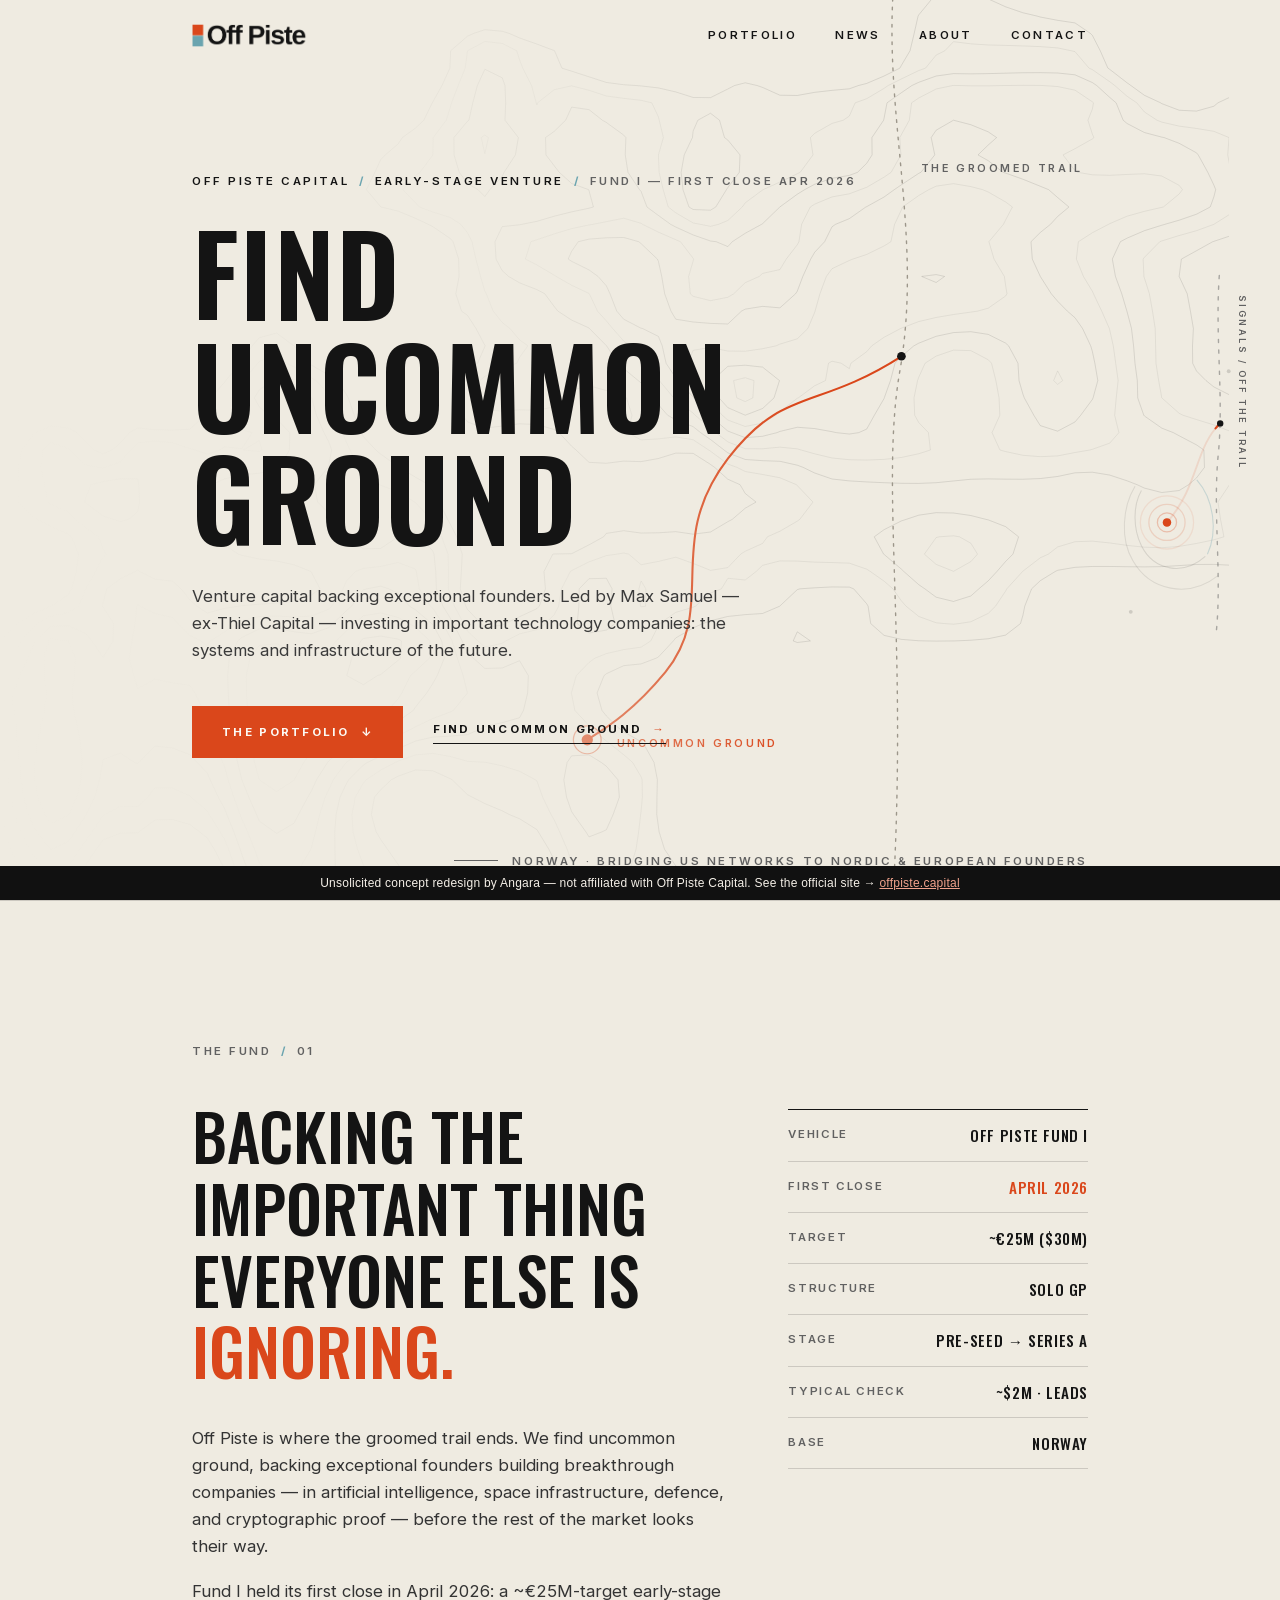
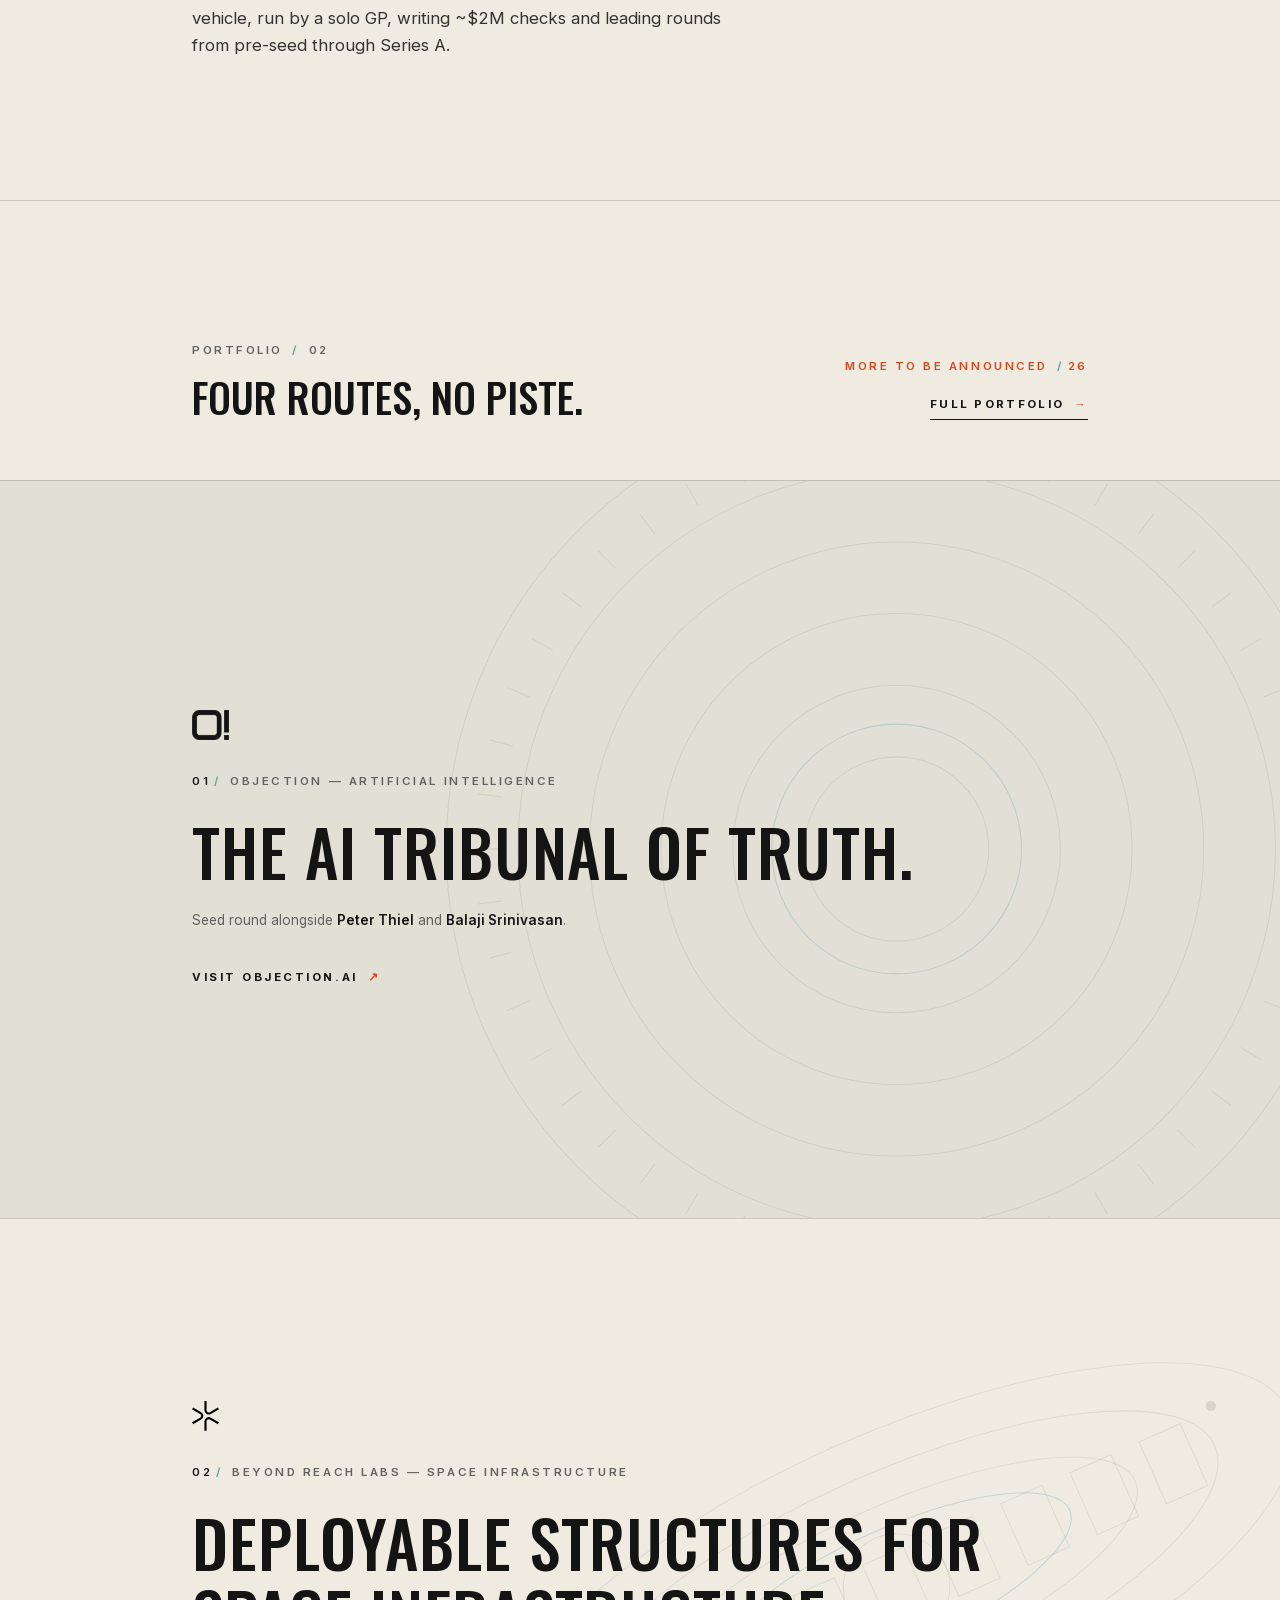
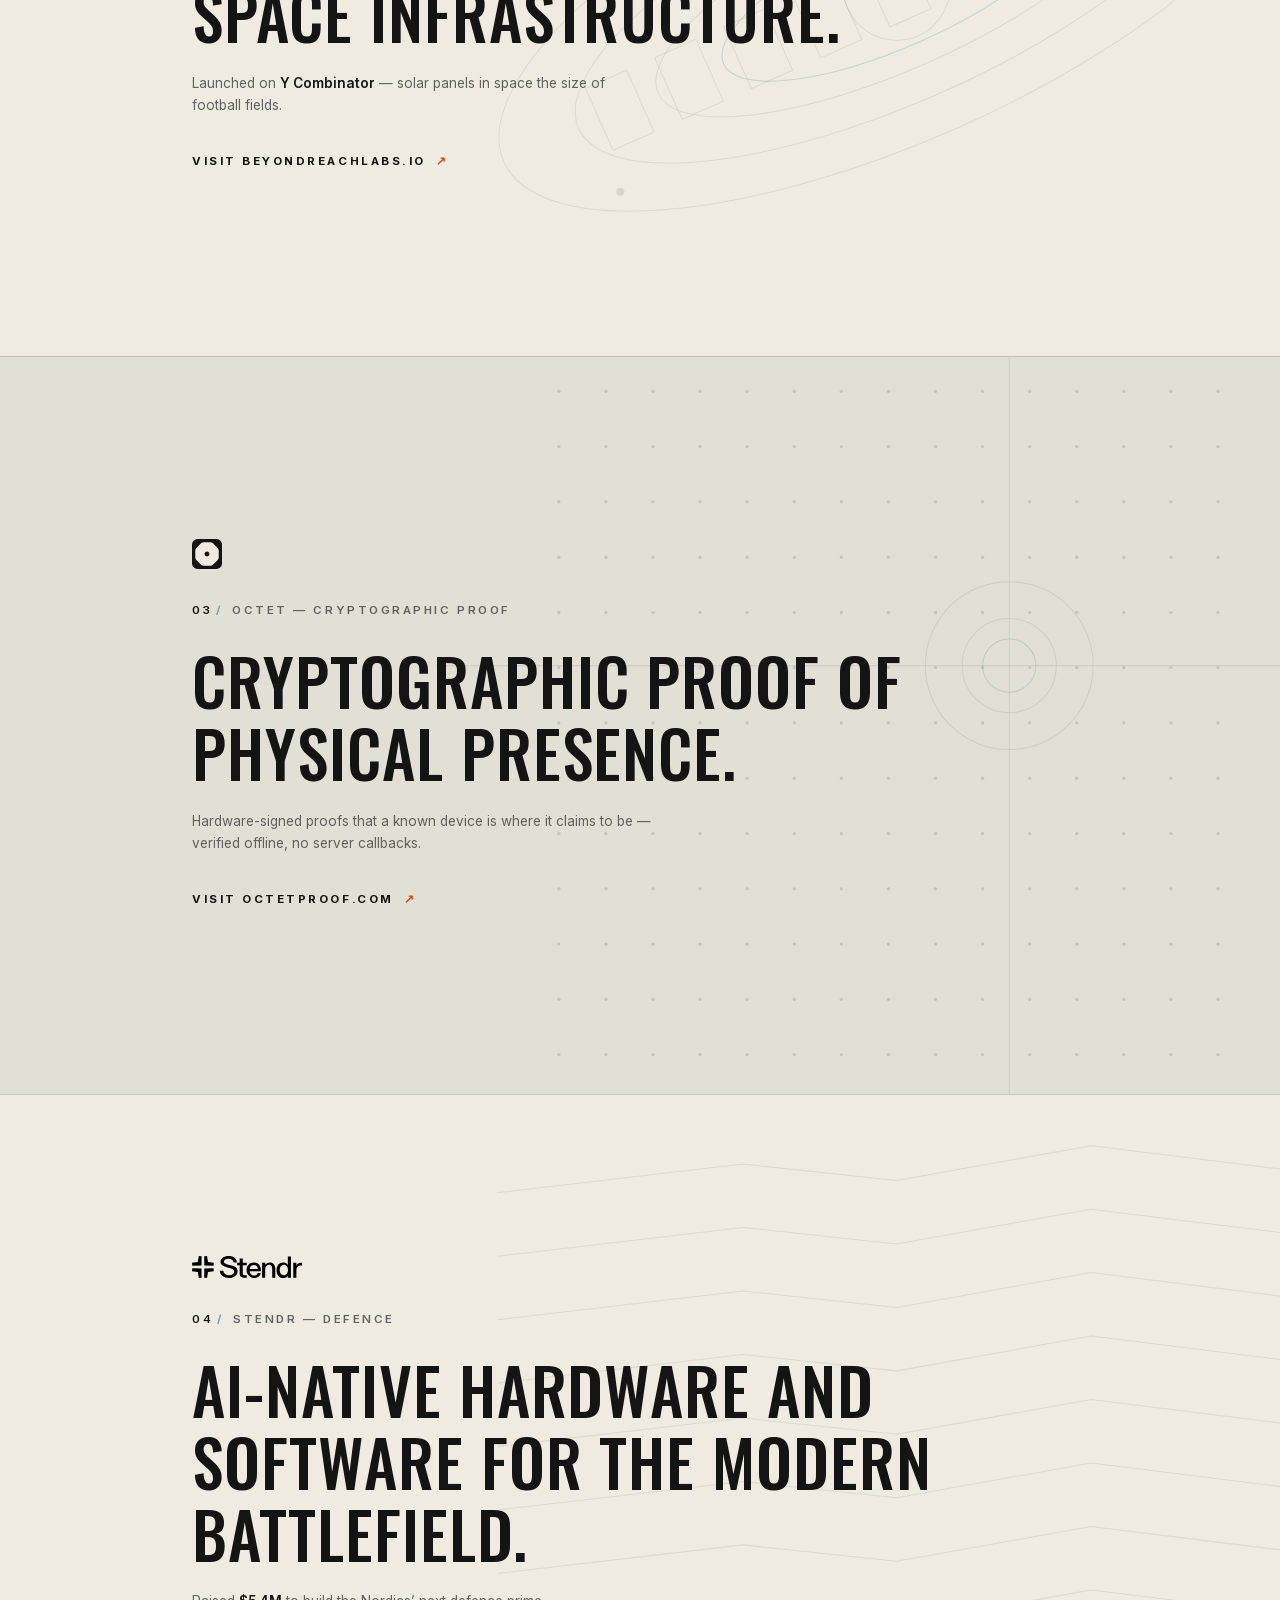
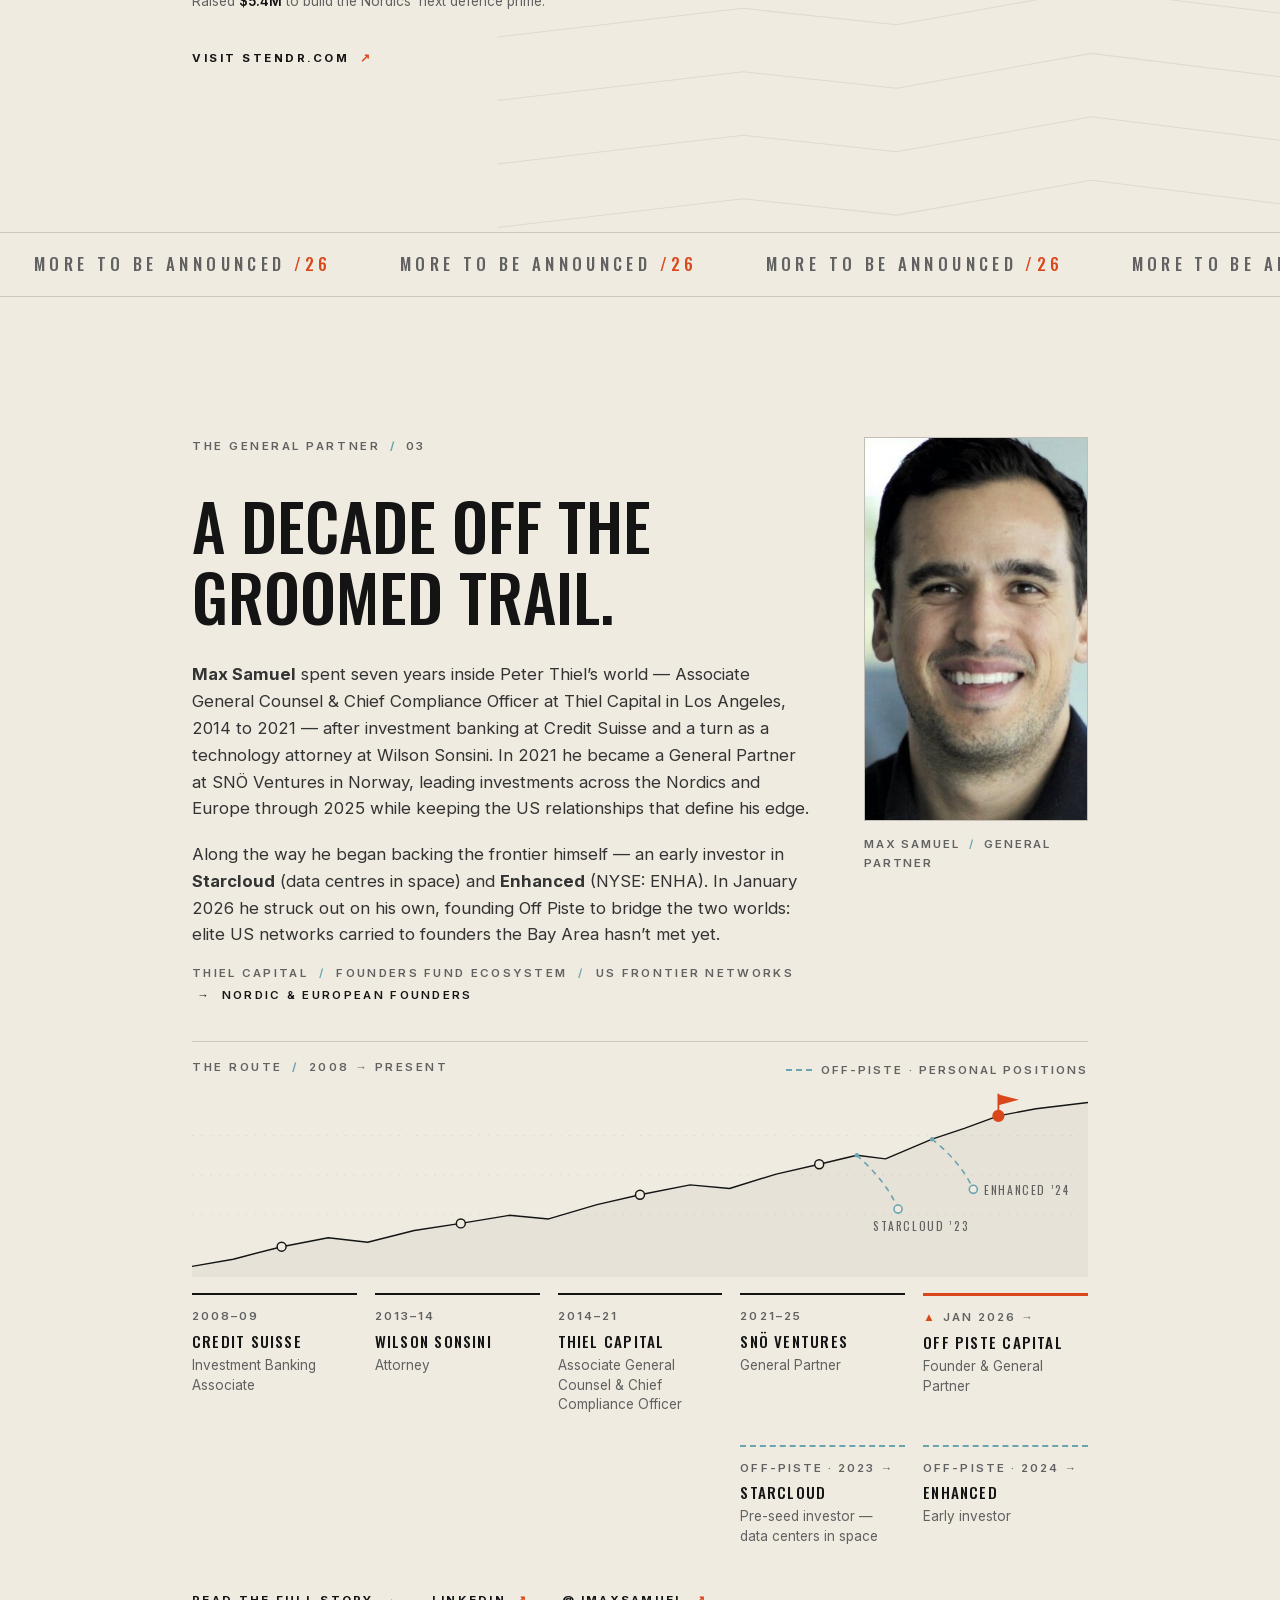
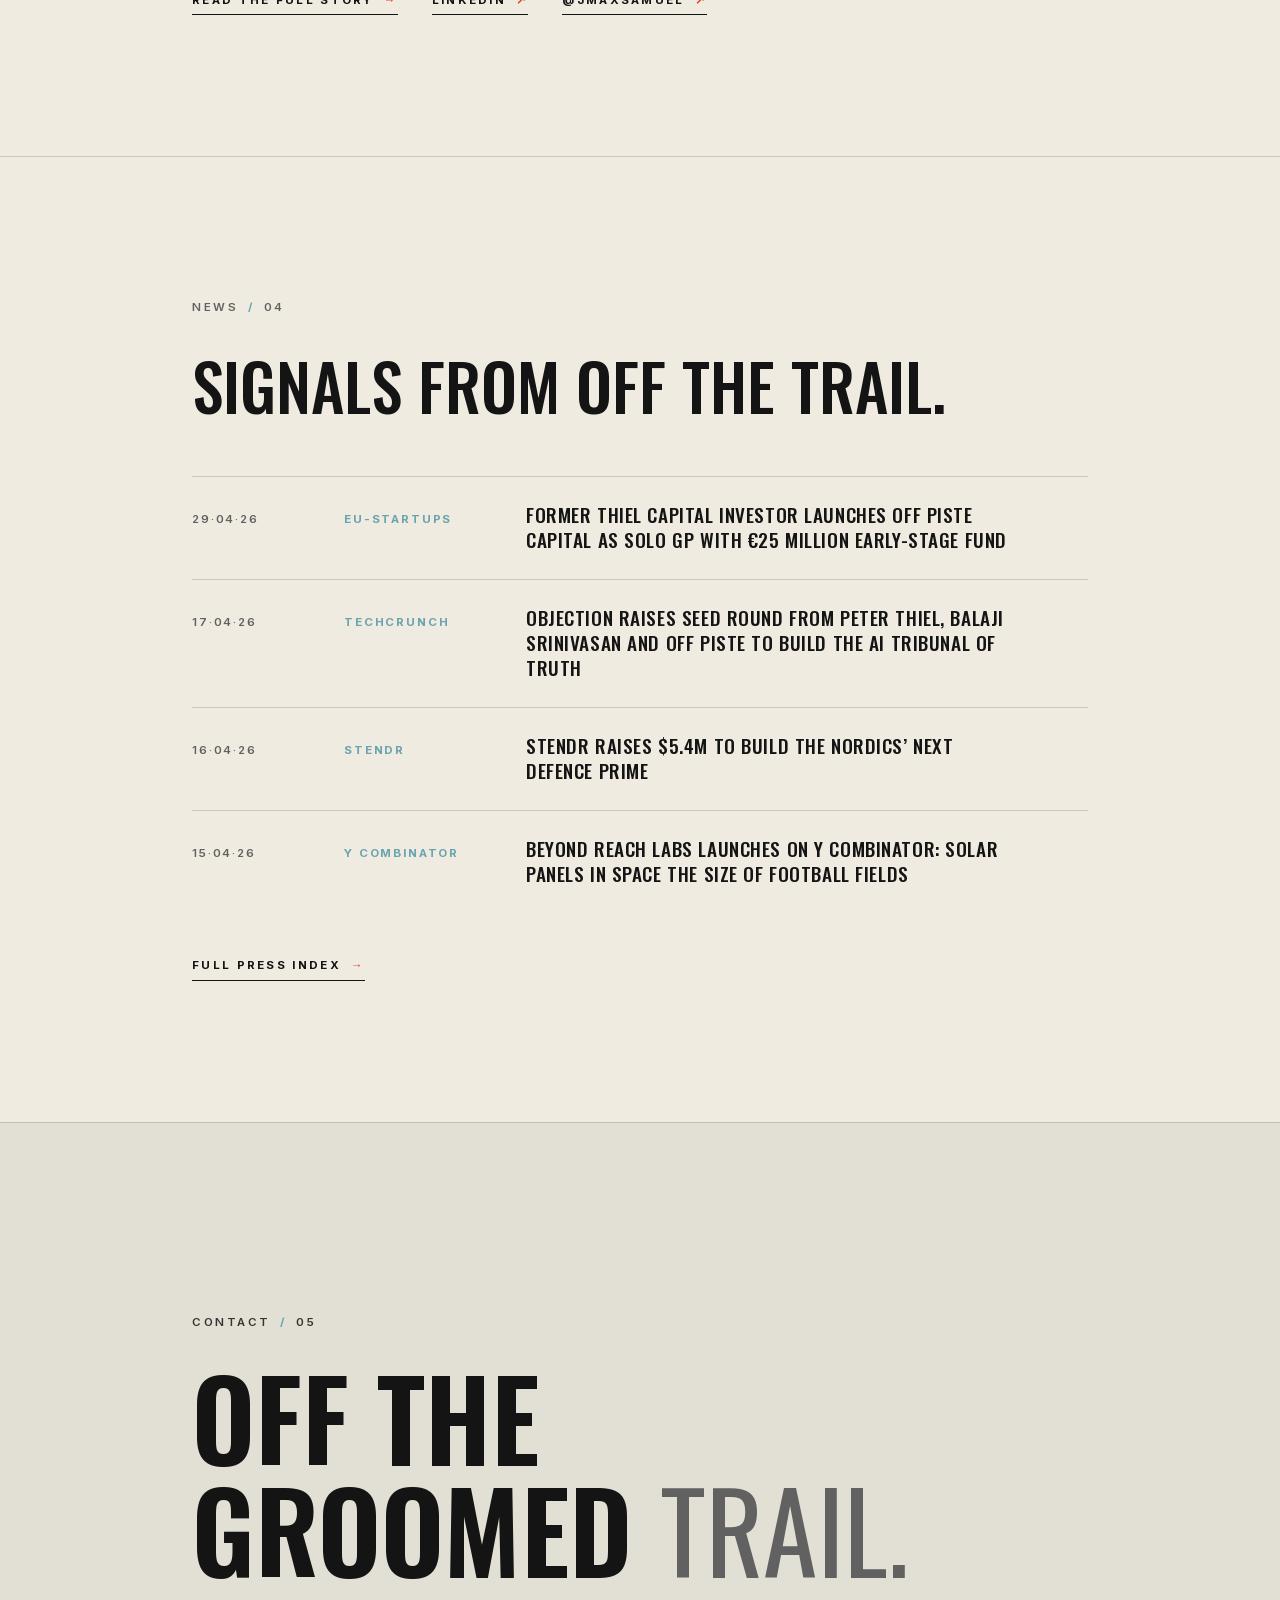
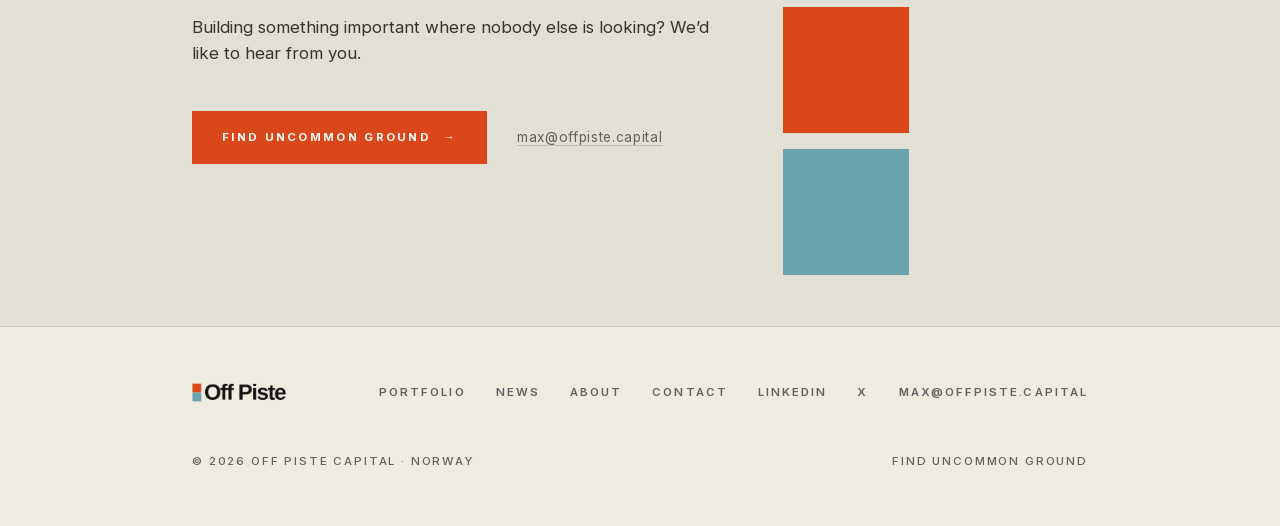
<file: index.html>
<!DOCTYPE html>
<html lang="en">
<head>
<meta charset="UTF-8">
<meta name="viewport" content="width=device-width, initial-scale=1.0">
<title>Off Piste Capital — Find Uncommon Ground</title>
<meta name="description" content="Off Piste Capital is an early-stage venture firm led by Max Samuel, backing exceptional founders building the systems and infrastructure of the future. Find Uncommon Ground.">
<meta name="theme-color" content="#EFEBE1">
<link rel="icon" type="image/png" href="[data-uri]">
<style>
/* ============ FONTS (self-contained, their real stack: Oswald display / Inter body) ============ */
@font-face{font-family:'Inter';font-style:normal;font-weight:100 900;font-display:swap;
  src:url([data-uri]) format('woff2');}
@font-face{font-family:'Oswald';font-style:normal;font-weight:200 700;font-display:swap;
  src:url([data-uri]) format('woff2');}

/* ============ LOCKED TOKENS ============ */
:root{
  --h1: clamp(2.4rem, 5vw, 4rem);
  --h2: clamp(1.8rem, 3.2vw, 2.6rem);
  --h3: clamp(1.35rem, 2.2vw, 1.7rem);
  --h4: 1.2rem;  --h5: 1.05rem;  --h6: 0.95rem;
  --p: 1.05rem;  --small: 0.85rem;  --eyebrow: 0.72rem;
  --display: clamp(3rem, 8.6vw, 7.6rem);
  --lh-tight: 1.12;  --lh-body: 1.6;

  --bg:#EFEBE1; --ink:#141414; --accent:#DA471B; --teal:#6AA4AF;
  --surface:#E2DFD4; --muted:#616161; --line:rgba(20,20,20,.16);

  --gutter: clamp(20px, 15vw, 200px);
  --sec-pad: clamp(90px, 11vw, 160px);
  --disp: 'Oswald', 'Arial Narrow', sans-serif;
  --body: 'Inter', -apple-system, 'Helvetica Neue', sans-serif;
}
*{margin:0;padding:0;box-sizing:border-box}
html{scroll-behavior:smooth}
html.no-motion{scroll-behavior:auto}
body{background:var(--bg);color:var(--ink);font-family:var(--body);font-size:var(--p);line-height:var(--lh-body);
  -webkit-font-smoothing:antialiased;overflow-x:clip}
::selection{background:var(--accent);color:var(--bg)}
img,svg{max-width:100%}
a{color:inherit;text-decoration:none}
h1,h2,h3{line-height:var(--lh-tight)}
.wrap{padding-left:var(--gutter);padding-right:var(--gutter)}

.eyebrow{font-size:var(--eyebrow);letter-spacing:.22em;text-transform:uppercase;font-weight:600;color:var(--muted)}
.eyebrow .sl{color:var(--teal);margin:0 .35em;font-weight:700}
.eyebrow .idx{color:var(--ink)}

/* ============ NAV — logo flush-left to gutter ============ */
nav{position:fixed;top:0;left:0;right:0;z-index:60;display:flex;align-items:center;justify-content:space-between;
  padding:22px var(--gutter);will-change:padding;
  transition:background .5s ease,backdrop-filter .5s ease,-webkit-backdrop-filter .5s ease,box-shadow .5s ease,padding .55s cubic-bezier(.33,1,.68,1)}
nav.scrolled{background:rgba(239,235,225,.9);backdrop-filter:blur(12px);-webkit-backdrop-filter:blur(12px);
  box-shadow:0 1px 0 var(--line);padding-top:15px;padding-bottom:15px}
.brand{display:flex;align-items:center;gap:11px}
.brand .logo{height:23px;width:auto;display:block;transition:height .55s cubic-bezier(.33,1,.68,1)}
nav.scrolled .brand .logo{height:20px}
.navlinks{display:flex;gap:clamp(18px,3vw,44px);align-items:center}
.navlinks a{font-size:var(--eyebrow);letter-spacing:.2em;text-transform:uppercase;font-weight:600;color:var(--ink);
  padding:4px 0;position:relative}
.navlinks a::after{content:'';position:absolute;left:0;bottom:0;width:100%;height:1.5px;background:var(--accent);
  transform:scaleX(0);transform-origin:left;transition:transform .3s ease}
.navlinks a:hover::after{transform:scaleX(1)}
.navtoggle{display:none;flex-direction:column;justify-content:center;gap:5px;width:32px;height:32px;background:none;border:0;cursor:pointer;padding:0;position:relative;z-index:2}
.navtoggle span{display:block;width:22px;height:2px;background:var(--ink);transition:transform .3s ease,opacity .3s ease}

/* ============ HERO — topographic field, one orange route off the piste ============ */
.hero{position:relative;min-height:100vh;min-height:100svh;display:flex;align-items:center;overflow:hidden}
.hero .topo-stage{position:absolute;inset:0;pointer-events:none}
.hero .topo-stage svg{position:absolute;inset:-4%;width:108%;height:108%}
#topo path.ct{fill:none;stroke:var(--ink);stroke-width:1}
#topo path.ct.a{stroke-opacity:.075}
#topo path.ct.b{stroke-opacity:.13}
#route .piste{fill:none;stroke:#9C968A;stroke-width:1.6;stroke-dasharray:3 7;stroke-linecap:round}
#route .off{fill:none;stroke:var(--accent);stroke-width:2.4;stroke-linecap:round}
#route .fork{fill:var(--ink)}
#route .dest{fill:var(--accent)}
#route .ring{fill:none;stroke:var(--accent);stroke-width:1.4;opacity:.55}
#route text{font-family:var(--body);font-size:12.5px;font-weight:600;letter-spacing:.24em;fill:var(--muted)}
#route text.or{fill:var(--accent)}
html.anim #route .ring{animation:ringpulse 2.6s ease-out infinite}
@keyframes ringpulse{0%{transform:scale(.5);opacity:.7}70%{transform:scale(1.5);opacity:0}100%{transform:scale(1.5);opacity:0}}
#route .ring{transform-box:fill-box;transform-origin:center}
.hero-fade{position:absolute;inset:0;background:linear-gradient(90deg,var(--bg) 0%,rgba(239,235,225,.72) 34%,rgba(239,235,225,0) 62%);pointer-events:none}
.hero-inner{position:relative;z-index:2;width:100%;padding:120px var(--gutter) 90px}
.hero-inner .eyebrow{margin-bottom:26px;color:var(--ink)}
.hero-inner .eyebrow .yr{color:var(--muted)}
h1{font-family:var(--disp);font-weight:600;font-size:var(--display);text-transform:uppercase;letter-spacing:.012em;line-height:1.02}
h1 .row{display:block}
.hero-sub{max-width:34em;margin-top:30px;font-size:var(--h5);color:#3a3a3a;line-height:var(--lh-body)}
.hero-ctas{display:flex;gap:30px;align-items:center;margin-top:42px;flex-wrap:wrap}
.btn{display:inline-flex;align-items:center;gap:12px;background:var(--accent);color:#FCFAF4;font-size:var(--eyebrow);
  font-weight:700;letter-spacing:.2em;text-transform:uppercase;padding:17px 30px;transition:background .25s ease,transform .25s ease}
.btn:hover{background:#B93A14;transform:translateY(-2px)}
.btn .ar{transition:transform .25s ease}
.btn:hover .ar{transform:translateX(4px)}
.ghostlink{font-size:var(--eyebrow);font-weight:700;letter-spacing:.2em;text-transform:uppercase;color:var(--ink);
  display:inline-flex;gap:10px;align-items:center;border-bottom:1.5px solid var(--ink);padding-bottom:5px;transition:color .25s,border-color .25s}
.ghostlink:hover{color:var(--accent);border-color:var(--accent)}
.hero-coords{position:absolute;right:var(--gutter);bottom:30px;z-index:2;display:flex;gap:14px;align-items:center;color:var(--muted);
  font-size:var(--eyebrow);letter-spacing:.22em;text-transform:uppercase;font-weight:600}
.hero-coords .tick{width:44px;height:1px;background:var(--muted);display:inline-block}

/* ============ MANIFESTO / THE FUND ============ */
.fund{padding:var(--sec-pad) var(--gutter);border-top:1px solid var(--line)}
.fund .eyebrow{margin-bottom:34px}
.fund h2{font-family:var(--disp);font-weight:500;font-size:var(--h1);text-transform:uppercase;max-width:16em}
.fund h2 em{font-style:normal;color:var(--accent)}
.fund-cols{display:grid;grid-template-columns:1.28fr .72fr;gap:clamp(34px,5vw,84px);margin-top:40px;align-items:start}
.fund-lead{min-width:0}
.fund-copy{margin-top:clamp(26px,3vw,40px)}
.fund-cols p{color:#333;max-width:36em}
.fund-cols p + p{margin-top:1.1em}
.factlist{border-top:1px solid var(--ink);font-size:var(--small);margin-top:9px}
.factlist div{display:flex;justify-content:space-between;gap:20px;padding:13px 0;border-bottom:1px solid var(--line)}
.factlist dt{color:var(--muted);letter-spacing:.14em;text-transform:uppercase;font-size:var(--eyebrow);font-weight:600;padding-top:2px}
.factlist dd{font-family:var(--disp);font-weight:500;font-size:var(--h6);text-transform:uppercase;letter-spacing:.04em;text-align:right}
.factlist dd.or{color:var(--accent)}

/* ============ PORTFOLIO — FF-style stacked atmospheric slides ============ */
.port-head{padding:var(--sec-pad) var(--gutter) 60px;border-top:1px solid var(--line);display:flex;justify-content:space-between;align-items:flex-end;gap:30px;flex-wrap:wrap}
.port-head h2{font-family:var(--disp);font-weight:500;font-size:var(--h2);text-transform:uppercase}
.port-head .eyebrow{margin-bottom:14px}
.slide{position:relative;display:block;min-height:82vh;min-height:82svh;display:flex;align-items:center;overflow:hidden;
  border-top:1px solid var(--line);transition:background .4s ease}
.slide:nth-child(even){background:var(--surface)}
.slide-bg{position:absolute;inset:0;pointer-events:none;opacity:.8;transition:opacity .5s ease,transform .8s cubic-bezier(.2,.6,.2,1)}
.slide:hover .slide-bg{opacity:1;transform:scale(1.015)}
.slide-bg svg{position:absolute;right:-6%;top:50%;transform:translateY(-50%);height:125%;width:auto}
.slide-bg .ln{fill:none;stroke:var(--ink);stroke-opacity:.09;stroke-width:1}
.slide-bg .ln.t{stroke:var(--teal);stroke-opacity:.38}
.slide-bg .dt{fill:var(--ink);fill-opacity:.13}
.slide-inner{position:relative;z-index:2;width:100%;padding:90px var(--gutter)}
.slide-logo{display:inline-block;margin-bottom:24px;transition:transform .35s cubic-bezier(.2,.6,.2,1)}
.slide-logo img{height:30px;width:auto;display:block}
.slide-logo:focus-visible{outline:2px solid var(--accent);outline-offset:6px}
.visit{position:relative}
.visit:focus-visible{outline:2px solid var(--accent);outline-offset:6px}
.slide-logo.wm img{height:22px}
.slide:hover .slide-logo{transform:translateY(-3px)}
.slide-h{font-family:var(--disp);font-weight:500;font-size:var(--h1);text-transform:uppercase;letter-spacing:.015em;
  max-width:12.5em;margin-top:26px;transition:color .3s ease}
.slide-note{margin-top:22px;color:var(--muted);font-size:var(--small);max-width:34em}
.slide-note strong{color:var(--ink);font-weight:600}
.visit{display:inline-flex;align-items:center;gap:10px;margin-top:36px;font-size:var(--eyebrow);font-weight:700;
  letter-spacing:.22em;text-transform:uppercase;color:var(--ink)}
.visit .ar{transition:transform .3s ease;color:var(--accent)}
.visit::after{content:'';position:absolute;left:0;bottom:-6px}
.slide:hover .visit .ar{transform:translate(4px,-4px)}
.slide:hover .slide-h{color:var(--accent)}
.more-strip{border-top:1px solid var(--line);border-bottom:1px solid var(--line);overflow:hidden;padding:18px 0;background:var(--bg)}
.more-track{display:flex;gap:0;white-space:nowrap;width:max-content}
html.anim .more-track{animation:belt 36s linear infinite}
.more-strip:hover .more-track{animation-play-state:paused}
@keyframes belt{to{transform:translateX(-50%)}}
.more-track span{font-family:var(--disp);font-weight:500;font-size:var(--h5);letter-spacing:.26em;text-transform:uppercase;
  color:var(--muted);padding:0 34px}
.more-track span b{color:var(--accent);font-weight:500}

/* ============ GP — a decade off the groomed trail ============ */
.gp{padding:var(--sec-pad) var(--gutter)}
.gp .eyebrow{margin-bottom:34px}
.gp h2{font-family:var(--disp);font-weight:500;font-size:var(--h1);text-transform:uppercase}
.gp-lede{margin-top:34px;max-width:44em;color:#333}
.gp-lede p + p{margin-top:1.1em}
.gp-lede .net{margin-top:1.6em;font-size:var(--eyebrow);letter-spacing:.2em;text-transform:uppercase;font-weight:600;color:var(--muted);line-height:2.1}
.gp-lede .net .sl{color:var(--teal);margin:0 .5em}
.gp-top{display:grid;grid-template-columns:minmax(0,1fr) clamp(208px,25%,300px);gap:clamp(30px,4vw,60px);align-items:start}
.gp-copy{min-width:0}
.gp-portrait{margin:0}
.gp-portrait img{width:100%;height:clamp(380px,30vw,480px);object-fit:cover;object-position:50% 22%;display:block;border:1px solid var(--line);background:var(--surface)}
.gp-portrait figcaption{margin-top:14px;font-size:var(--eyebrow);letter-spacing:.16em;text-transform:uppercase;font-weight:600;color:var(--muted)}
.gp-portrait figcaption .sl{color:var(--teal);margin:0 .4em}
@media (max-width:820px){.gp-top{grid-template-columns:1fr;gap:30px}.gp-portrait{max-width:300px}.gp-portrait img{height:clamp(300px,62vw,380px);object-position:50% 20%}}
.ridge{margin-top:70px}
.ridge svg{display:block;width:100%;height:auto}
.ridge .rline{fill:none;stroke:var(--ink);stroke-width:1.6;stroke-linejoin:round}
.ridge .rfill{fill:var(--ink);opacity:.04}
.ridge circle{fill:var(--bg);stroke:var(--ink);stroke-width:1.6}
.ridge circle.or{fill:var(--accent);stroke:var(--accent)}
.ridge .flag{stroke:var(--accent);stroke-width:2.2;stroke-linecap:round}
.stations{display:grid;grid-template-columns:repeat(5,1fr);gap:18px;margin-top:26px}
.stations .st{border-top:2px solid var(--ink);padding-top:14px}
.stations .st.or{border-top-color:var(--accent)}
.stations h3{font-family:var(--disp);font-weight:500;font-size:var(--h6);letter-spacing:.08em;text-transform:uppercase}
.stations p{font-size:var(--small);color:var(--muted);margin-top:6px}
.stations .st.or h3{color:var(--accent)}
.gp-links{display:flex;gap:34px;margin-top:56px;flex-wrap:wrap}

/* ===== GP ROUTE MAP v2 — tightened rhythm, verified route, off-piste branches ===== */
.gp .gp-lede{margin-top:28px}
.gp .gp-lede .net{margin-top:1.3em;line-height:1.9}
.gp .gp-links{margin-top:44px}
.opx-map{margin-top:34px}
.opx-head{display:flex;justify-content:space-between;align-items:baseline;gap:10px 24px;flex-wrap:wrap;border-top:1px solid var(--line);padding-top:16px}
.opx-head .eyebrow{margin:0}
.opx-leg{display:inline-flex;align-items:center;gap:9px;font-size:var(--eyebrow);letter-spacing:.18em;text-transform:uppercase;font-weight:600;color:var(--muted)}
.opx-leg i{width:26px;border-top:2px dashed var(--teal);display:inline-block}
.opx-map > svg{display:block;width:100%;height:auto;margin-top:10px}
.opx-rline{fill:none;stroke:var(--ink);stroke-width:1.6;stroke-linejoin:round}
.opx-rfill{fill:var(--ink);opacity:.04}
.opx-contour{stroke:var(--ink);opacity:.07;stroke-dasharray:2 8}
.opx-wp{fill:var(--bg);stroke:var(--ink);stroke-width:1.6}
.opx-wp-sum{fill:var(--accent);stroke:var(--accent)}
.opx-flagpole{stroke:var(--accent);stroke-width:2;stroke-linecap:round}
.opx-flag{fill:var(--accent)}
.opx-bline{fill:none;stroke:var(--teal);stroke-width:1.8;stroke-dasharray:5 7;stroke-linecap:round}
.opx-bdot{fill:var(--bg);stroke:var(--teal);stroke-width:1.8}
.opx-fork{fill:var(--teal)}
.opx-slabel{font-family:var(--disp);font-size:13px;letter-spacing:.14em;fill:var(--muted);text-transform:uppercase}
.opx-log{display:grid;grid-template-columns:repeat(5,1fr);gap:30px 18px;margin-top:16px}
.opx-st{border-top:2px solid var(--ink);padding-top:12px}
.opx-yr{display:block;font-size:var(--eyebrow);letter-spacing:.18em;text-transform:uppercase;font-weight:600;color:var(--muted)}
.opx-st h3{font-family:var(--disp);font-weight:500;font-size:var(--h6);letter-spacing:.08em;text-transform:uppercase;margin-top:7px}
.opx-role{font-size:var(--small);color:var(--muted);margin-top:6px;line-height:1.45}
.opx-loc{font-size:var(--eyebrow);letter-spacing:.08em;text-transform:uppercase;color:var(--muted);margin-top:8px;font-weight:500}
.opx-deals{font-size:var(--eyebrow);color:var(--muted);margin-top:8px;line-height:1.6}
.opx-sum{border-top-color:var(--accent);border-top-width:3px}
.opx-sum .opx-yr::before{content:'▲';color:var(--accent);margin-right:8px;letter-spacing:0}
.opx-branch{border-top:2px dashed var(--teal)}
.opx-b1{grid-column:4;grid-row:2}
.opx-b2{grid-column:5;grid-row:2}
.opx-map.opx-compact .opx-deals,.opx-map.opx-compact .opx-loc{display:none}
@media (max-width:1000px){.opx-log{grid-template-columns:repeat(2,1fr);gap:26px}.opx-b1,.opx-b2{grid-column:auto;grid-row:auto}}
@media (max-width:720px){.opx-map{margin-top:28px}.opx-head{padding-top:14px}.opx-log{grid-template-columns:1fr}.opx-slabel{display:none}}

/* ============ NEWS ============ */
.news{padding:var(--sec-pad) var(--gutter);border-top:1px solid var(--line)}
.news .eyebrow{margin-bottom:34px}
.news h2{font-family:var(--disp);font-weight:500;font-size:var(--h1);text-transform:uppercase;margin-bottom:54px}
.news-row{display:grid;grid-template-columns:120px 150px 1fr 30px;gap:clamp(14px,2.5vw,40px);align-items:baseline;
  padding:26px 0;border-top:1px solid var(--line);transition:padding-left .3s ease}
.news-row:last-of-type{border-bottom:1px solid var(--line)}
.news-row .dt{font-size:var(--eyebrow);letter-spacing:.16em;color:var(--muted);font-weight:600;text-transform:uppercase}
.news-row .src{font-size:var(--eyebrow);letter-spacing:.16em;color:var(--teal);font-weight:700;text-transform:uppercase}
.news-row .ttl{font-family:var(--disp);font-weight:500;font-size:var(--h4);text-transform:uppercase;letter-spacing:.03em;line-height:1.3;transition:color .25s}
.news-row .ar{color:var(--accent);opacity:0;transition:opacity .25s,transform .25s;font-size:var(--h5)}
.news-row:hover{padding-left:10px}
.news-row:hover .ttl{color:var(--accent)}
.news-row:hover .ar{opacity:1;transform:translate(3px,-3px)}

/* ============ CONTACT / CLOSE ============ */
.contact{position:relative;padding:calc(var(--sec-pad) * 1.15) var(--gutter);border-top:1px solid var(--line);overflow:hidden;background:var(--surface)}
.contact .eyebrow{margin-bottom:30px}
.contact h2{font-family:var(--disp);font-weight:600;font-size:var(--display);text-transform:uppercase;line-height:1.02}
.contact h2 .thin{color:var(--muted);font-weight:300}
.contact p{margin-top:28px;max-width:32em;color:#333}
.contact .hero-ctas{margin-top:44px}
.contact .mail{color:var(--muted);font-size:var(--small);letter-spacing:.05em}
.contact .mail a{border-bottom:1px solid var(--line)}
.contact .mail a:hover{color:var(--accent);border-color:var(--accent)}
.contact-mark{position:absolute;right:var(--gutter);top:50%;transform:translateY(-50%);height:52%;width:auto;opacity:.55;pointer-events:none}
/* mark sits in the balanced middle-right zone (~2/3 across), in the clear band below the headline
   so it reads connected to the copy (beside the CTA) without overlapping the wide "TRAIL." line */
.contact .contact-mark{left:61%;right:auto;top:60%;bottom:auto;transform:none;height:34%}

/* ============ FOOTER ============ */
footer{padding:56px var(--gutter);display:flex;justify-content:space-between;align-items:center;gap:24px;flex-wrap:wrap;border-top:1px solid var(--line)}
footer .brand .logo{height:19px}
footer .fl{display:flex;gap:30px;flex-wrap:wrap}
footer .fl a{font-size:var(--eyebrow);letter-spacing:.18em;text-transform:uppercase;font-weight:600;color:var(--muted);transition:color .25s}
footer .fl a:hover{color:var(--accent)}
footer .legal{width:100%;margin-top:26px;display:flex;justify-content:space-between;gap:16px;flex-wrap:wrap;
  color:var(--muted);font-size:var(--eyebrow);letter-spacing:.16em;text-transform:uppercase;font-weight:500}

/* ============ REVEALS — hidden ONLY under html.anim (added on first real input) ============ */
html.anim .rv{opacity:0;transform:translateY(26px);transition:opacity .8s ease,transform .8s cubic-bezier(.2,.6,.2,1)}
html.anim .rv.in{opacity:1;transform:none}
html.anim .rv.d1{transition-delay:.08s} html.anim .rv.d2{transition-delay:.16s} html.anim .rv.d3{transition-delay:.24s}

/* ============ STORYBOARD RIBBON — bottom-left, auto-hides in prod ============ */
.sb-ribbon{position:fixed;left:14px;bottom:14px;z-index:99;background:var(--ink);color:var(--bg);
  font-size:.62rem;font-weight:700;letter-spacing:.18em;text-transform:uppercase;padding:8px 13px;border-radius:3px;opacity:.88}
.sb-ribbon b{color:#F0A28C;font-weight:700}
.sb-ribbon.hide{display:none}

/* ============ RESPONSIVE ============ */
@media (max-width:1000px){
  .fund-cols{grid-template-columns:1fr}
  .stations{grid-template-columns:repeat(2,1fr);gap:26px}
  .news-row{display:flex;flex-wrap:wrap;align-items:baseline;gap:8px 14px}
  .news-row .dt{order:1}
  .news-row .src{order:2}
  .news-row .ar{order:3;margin-left:auto;opacity:1}
  .news-row .ttl{order:4;flex-basis:100%;font-size:var(--h5)}
}
@media (max-width:720px){
  .brand{position:relative;z-index:2}
  .brand .logo{height:20px}
  .navtoggle{display:flex}
  .navlinks{position:fixed;top:0;left:0;right:0;z-index:1;flex-direction:column;align-items:stretch;gap:0;
    background:rgba(239,235,225,.98);backdrop-filter:blur(14px);-webkit-backdrop-filter:blur(14px);
    padding:74px var(--gutter) 26px;box-shadow:0 16px 34px rgba(20,20,20,.10);
    transform:translateY(-102%);transition:transform .42s cubic-bezier(.2,.7,.2,1)}
  nav.open .navlinks{transform:translateY(0)}
  .navlinks a{font-size:1.05rem;letter-spacing:.14em;padding:17px 2px;border-bottom:1px solid var(--line)}
  .navlinks a:first-child{border-top:1px solid var(--line)}
  .navlinks a::after{display:none}
  nav.open .navtoggle span:nth-child(1){transform:translateY(3.5px) rotate(45deg)}
  nav.open .navtoggle span:nth-child(2){transform:translateY(-3.5px) rotate(-45deg)}
  .sb-badge{display:none!important}
  .hero-fade{background:linear-gradient(180deg,rgba(239,235,225,.45),rgba(239,235,225,.45))}
  .hero .topo-stage svg{inset:-8%;width:116%;height:116%}
  #route text{display:none}
  .hero-coords{display:none}
  .stations{grid-template-columns:1fr}
  .news-row .ttl{font-size:var(--h6)}
  .news-row .ar{display:none}
  .contact-mark{display:none}
  .slide{min-height:64vh}
  .slide-inner{padding:66px var(--gutter)}
  .slide-logo{margin-bottom:20px}
  .slide-logo img{height:26px}
}
@media (prefers-reduced-motion:reduce){
  html.anim .rv{opacity:1;transform:none;transition:none}
  html.anim .more-track{animation:none}
  html.anim #route .ring{animation:none}
}
html.no-motion .rv{opacity:1 !important;transform:none !important;transition:none !important}
html.no-motion .more-track,html.no-motion #route .ring{animation:none !important}

/* ===== contact-mark = the company's LOGO MARK: two SOLID filled squares (coral over teal),
   whole and solid like the nav logo. No glass, no translucency, no scroll-fill. ===== */
.contact-mark{aspect-ratio:100/208;pointer-events:none;opacity:1}
.contact-mark .cm-lines{display:none}
.contact-mark .cm-glass{position:absolute;left:2%;width:96%;height:46.15%;pointer-events:none}
.contact-mark .cm-glass-coral{top:0.96%;background:var(--accent)}
.contact-mark .cm-glass-teal{top:52.88%;background:var(--teal)}

/* ============ SIGNALS FROM OFF THE TRAIL — recurring right-gutter signature ============ */
.signal-field{position:fixed;top:50%;right:max(calc((var(--gutter) - 132px)/2),8px);
  transform:translateY(-50%);width:min(132px,calc(var(--gutter) - 16px));z-index:3;pointer-events:none}
.signal-field svg{display:block;width:100%;height:auto;animation:sf-float 18s ease-in-out infinite alternate}
.signal-field .sf-piste{fill:none;stroke:var(--muted);stroke-opacity:.5;stroke-width:1.3;stroke-dasharray:3 7;stroke-linecap:round}
.signal-field .sf-fork{fill:var(--ink)}
.signal-field .sf-track{fill:none;stroke:var(--accent);stroke-opacity:.12;stroke-width:1.7;stroke-linecap:round}
.signal-field .sf-off{fill:none;stroke:var(--accent);stroke-width:2;stroke-linecap:round;stroke-dasharray:100;stroke-dashoffset:0}
.signal-field .sf-dot{fill:var(--accent);transform-box:fill-box;transform-origin:center;animation:sf-beat 6s ease-in-out infinite alternate}
.signal-field .sf-dot.sf-arrived{animation:sf-arrive .4s cubic-bezier(.22,1,.36,1)}
.signal-field .sf-ring{fill:none;stroke:var(--accent);stroke-width:1.2;transform-box:fill-box;transform-origin:center;animation:sf-ring 7s ease-out infinite}
.signal-field .sf-r1{opacity:.28}
.signal-field .sf-r2{opacity:.16;animation-delay:-2.3s}
.signal-field .sf-r3{opacity:.09;animation-delay:-4.6s}
.signal-field .sf-ct{fill:none;stroke:var(--ink);stroke-width:1}
.signal-field .sf-ct.sf-c1{stroke-opacity:.11}
.signal-field .sf-ct.sf-c2{stroke-opacity:.085}
.signal-field .sf-ct.sf-c3{stroke:var(--teal);stroke-opacity:.3}
.signal-field .sf-mark{fill:var(--ink);fill-opacity:.15}
.signal-field .sf-label{font-family:var(--body);font-size:8.5px;font-weight:600;letter-spacing:.28em;fill:var(--muted)}
@keyframes sf-ring{0%{transform:scale(.4);opacity:.3}70%{opacity:.04}100%{transform:scale(1.6);opacity:0}}
@keyframes sf-beat{from{opacity:1}to{opacity:.6}}
@keyframes sf-arrive{0%{transform:scale(1)}50%{transform:scale(1.15)}100%{transform:scale(1)}}
@keyframes sf-float{from{transform:translateY(-5px)}to{transform:translateY(5px)}}
@media (max-width:719.98px){.signal-field{display:none}}
@media (max-height:600px){.signal-field{width:min(104px,calc(var(--gutter) - 16px))}}
@media (prefers-reduced-motion:reduce){.signal-field svg,.signal-field svg *{animation:none !important}}
html.no-motion .signal-field svg,html.no-motion .signal-field svg *{animation:none !important}

/* ============ HERO CONTOUR BREATHE — very gentle perpetual drift ============ */
@keyframes op-topo-breathe{from{translate:0px 0px;scale:1}to{translate:-9px 6px;scale:1.014}}
#topo{animation:op-topo-breathe 30s ease-in-out infinite alternate}
@media (prefers-reduced-motion:reduce){#topo{animation:none !important}}
html.no-motion #topo{animation:none !important}
</style>
<meta name="robots" content="noindex, nofollow, noarchive">
</head>
<body>

<!-- ================= NAV ================= -->
<nav id="nav">
  <a class="brand" href="#top" aria-label="Off Piste Capital — home">
    <img class="logo" src="assets/offpiste-logo-lockup.png" width="1043" height="208" alt="Off Piste Capital">
  </a>
  <button class="navtoggle" aria-label="Menu" aria-expanded="false"><span></span><span></span></button>
  <div class="navlinks">
    <a href="portfolio.html">Portfolio</a>
    <a href="news.html">News</a>
    <a href="about.html">About</a>
    <a href="contact.html">Contact</a>
  </div>
</nav>

<!-- SIGNALS FROM OFF THE TRAIL — recurring right-gutter signature -->
<div class="signal-field" aria-hidden="true">
  <svg viewBox="0 0 124 340">
    <path class="sf-piste" d="M96,-4 C90,58 100,118 94,176 C89,230 98,290 92,344"/>
    <text class="sf-label" transform="rotate(90 114 24)" x="114" y="24">SIGNALS / OFF THE TRAIL</text>
    <path class="sf-ct sf-c2" d="M94,288 C66,310 30,302 14,274 C2,254 4,224 16,204"/>
    <path class="sf-ct sf-c1" d="M82,270 C62,288 34,284 22,260 C14,244 14,222 22,208"/>
    <path class="sf-ct sf-c3" d="M74,198 C90,216 94,246 84,268"/>
    <path class="sf-track" d="M96,145 C72,168 76,204 46,238"/>
    <path class="sf-off" pathLength="100" d="M96,145 C72,168 76,204 46,238"/>
    <circle class="sf-fork" cx="96" cy="145" r="3"/>
    <circle class="sf-ring sf-r3" cx="46" cy="238" r="25"/>
    <circle class="sf-ring sf-r2" cx="46" cy="238" r="17"/>
    <circle class="sf-ring sf-r1" cx="46" cy="238" r="9"/>
    <circle class="sf-dot" cx="46" cy="238" r="4"/>
    <circle class="sf-mark" cx="104" cy="96" r="1.8"/>
    <circle class="sf-mark" cx="12" cy="322" r="1.8"/>
  </svg>
</div>

<!-- ================= HERO ================= -->
<header class="hero" id="top">
  <div class="topo-stage">
    <svg id="topo" viewBox="0 0 1760 1120" preserveAspectRatio="xMidYMid slice" aria-hidden="true"></svg>
    <svg id="route" viewBox="0 0 1760 1120" preserveAspectRatio="xMidYMid slice" aria-hidden="true">
      <path class="piste" d="M1236,-20 C1210,150 1268,300 1238,470 C1214,610 1252,800 1226,1140"/>
      <path class="off" id="offpath" d="M1240,452 C1140,516 1105,486 1040,570 C965,668 1030,740 968,816 C930,862 900,880 878,894"/>
      <circle class="fork" cx="1240" cy="452" r="5"/>
      <circle class="ring" cx="878" cy="894" r="16"/>
      <circle class="dest" cx="878" cy="894" r="6.5"/>
      <text x="1262" y="240">THE GROOMED TRAIL</text>
      <text class="or" x="912" y="902">UNCOMMON GROUND</text>
    </svg>
  </div>
  <div class="hero-fade"></div>

  <div class="hero-inner">
    <p class="eyebrow">Off Piste Capital <span class="sl">/</span> Early-Stage Venture <span class="sl">/</span> <span class="yr">Fund I — First Close Apr 2026</span></p>
    <h1>
      <span class="row">Find</span>
      <span class="row">Uncommon</span>
      <span class="row">Ground</span>
    </h1>
    <p class="hero-sub">Venture capital backing exceptional founders. Led by Max Samuel — ex-Thiel&nbsp;Capital — investing in important technology companies: the systems and infrastructure of the future.</p>
    <div class="hero-ctas">
      <a class="btn" href="#portfolio">The Portfolio <span class="ar">↓</span></a>
      <a class="ghostlink" href="mailto:max@offpiste.capital" target="_blank" rel="noopener">Find Uncommon Ground <span style="color:var(--accent)">→</span></a>
    </div>
  </div>
  <div class="hero-coords"><span class="tick"></span> Norway · Bridging US networks to Nordic &amp; European founders</div>
</header>

<main>
<!-- ================= THE FUND / MANIFESTO ================= -->
<section class="fund" id="fund">
  <p class="eyebrow rv">The Fund <span class="sl">/</span> 01</p>
  <div class="fund-cols">
    <div class="fund-lead">
      <h2 class="rv d1">Backing the important thing everyone else is <em>ignoring.</em></h2>
      <div class="fund-copy rv d2">
        <p>Off Piste is where the groomed trail ends. We find uncommon ground, backing exceptional founders building breakthrough companies — in artificial intelligence, space infrastructure, defence, and cryptographic proof — before the rest of the market looks their way.</p>
        <p>Fund I held its first close in April 2026: a ~€25M-target early-stage vehicle, run by a solo GP, writing ~$2M checks and leading rounds from pre-seed through Series&nbsp;A.</p>
      </div>
    </div>
    <dl class="factlist rv d3">
      <div><dt>Vehicle</dt><dd>Off Piste Fund I</dd></div>
      <div><dt>First close</dt><dd class="or">April 2026</dd></div>
      <div><dt>Target</dt><dd>~€25M ($30M)</dd></div>
      <div><dt>Structure</dt><dd>Solo GP</dd></div>
      <div><dt>Stage</dt><dd>Pre-seed → Series A</dd></div>
      <div><dt>Typical check</dt><dd>~$2M · Leads</dd></div>
      <div><dt>Base</dt><dd>Norway</dd></div>
    </dl>
  </div>
</section>

<!-- ================= PORTFOLIO — stacked atmospheric slides ================= -->
<section id="portfolio">
  <div class="port-head">
    <div>
      <p class="eyebrow rv">Portfolio <span class="sl">/</span> 02</p>
      <h2 class="rv d1">Four routes, no piste.</h2>
    </div>
    <div class="rv d2" style="text-align:right">
      <p class="eyebrow" style="color:var(--accent);margin-bottom:14px">More to be announced <span class="sl">/</span>26</p>
      <a class="ghostlink" href="portfolio.html">Full portfolio <span style="color:var(--accent)">→</span></a>
    </div>
  </div>

  <div class="slide">
    <div class="slide-bg"><svg viewBox="0 0 900 900" aria-hidden="true">
      <g class="ln">
        <circle cx="450" cy="450" r="90"/><circle cx="450" cy="450" r="160"/><circle cx="450" cy="450" r="230"/>
        <circle cx="450" cy="450" r="300"/><circle cx="450" cy="450" r="370"/><circle cx="450" cy="450" r="440"/>
        <g id="ticks"></g>
      </g>
      <circle class="ln t" cx="450" cy="450" r="122"/>
    </svg></div>
    <div class="slide-inner">
      <a class="slide-logo rv" href="https://objection.ai" target="_blank" rel="noopener" aria-label="Visit Objection — objection.ai"><img src="assets/portfolio-objection.png" width="906" height="726" alt="Objection"></a>
      <p class="eyebrow rv"><span class="idx">01</span><span class="sl">/</span> Objection — Artificial Intelligence</p>
      <h3 class="slide-h rv d1">The AI tribunal of truth.</h3>
      <p class="slide-note rv d2">Seed round alongside <strong>Peter Thiel</strong> and <strong>Balaji Srinivasan</strong>.</p>
      <a class="visit rv d3" href="https://objection.ai" target="_blank" rel="noopener">Visit objection.ai <span class="ar">↗</span></a>
    </div>
  </div>

  <div class="slide">
    <div class="slide-bg"><svg viewBox="0 0 900 900" aria-hidden="true">
      <g class="ln">
        <ellipse cx="450" cy="450" rx="420" ry="150" transform="rotate(-24 450 450)"/>
        <ellipse cx="450" cy="450" rx="340" ry="112" transform="rotate(-24 450 450)"/>
        <ellipse cx="450" cy="450" rx="255" ry="80" transform="rotate(-24 450 450)"/>
        <circle cx="450" cy="450" r="52"/>
        <g id="panels"></g>
      </g>
      <ellipse class="ln t" cx="450" cy="450" rx="185" ry="58" transform="rotate(-24 450 450)"/>
      <circle class="dt" cx="757" cy="273" r="5"/><circle class="dt" cx="180" cy="650" r="4"/>
    </svg></div>
    <div class="slide-inner">
      <a class="slide-logo rv" href="https://beyondreachlabs.io" target="_blank" rel="noopener" aria-label="Visit Beyond Reach Labs — beyondreachlabs.io"><img src="assets/portfolio-beyondreachlabs.svg" width="50" height="56" alt="Beyond Reach Labs"></a>
      <p class="eyebrow rv"><span class="idx">02</span><span class="sl">/</span> Beyond Reach Labs — Space Infrastructure</p>
      <h3 class="slide-h rv d1">Deployable structures for space infrastructure.</h3>
      <p class="slide-note rv d2">Launched on <strong>Y Combinator</strong> — solar panels in space the size of football fields.</p>
      <a class="visit rv d3" href="https://beyondreachlabs.io" target="_blank" rel="noopener">Visit beyondreachlabs.io <span class="ar">↗</span></a>
    </div>
  </div>

  <div class="slide">
    <div class="slide-bg"><svg viewBox="0 0 900 900" aria-hidden="true">
      <g id="lattice" class="ln"></g>
      <g class="ln"><line x1="560" y1="0" x2="560" y2="900"/><line x1="0" y1="392" x2="900" y2="392"/>
      <circle cx="560" cy="392" r="46"/><circle cx="560" cy="392" r="82"/></g>
      <circle class="ln t" cx="560" cy="392" r="26"/>
    </svg></div>
    <div class="slide-inner">
      <a class="slide-logo rv" href="https://octetproof.com" target="_blank" rel="noopener" aria-label="Visit Octet — octetproof.com"><img src="assets/portfolio-octet.svg" width="128" height="128" alt="Octet"></a>
      <p class="eyebrow rv"><span class="idx">03</span><span class="sl">/</span> Octet — Cryptographic Proof</p>
      <h3 class="slide-h rv d1">Cryptographic proof of physical presence.</h3>
      <p class="slide-note rv d2">Hardware-signed proofs that a known device is where it claims to be — verified offline, no server callbacks.</p>
      <a class="visit rv d3" href="https://octetproof.com" target="_blank" rel="noopener">Visit octetproof.com <span class="ar">↗</span></a>
    </div>
  </div>

  <div class="slide">
    <div class="slide-bg"><svg viewBox="0 0 900 900" aria-hidden="true">
      <g id="chevrons" class="ln"></g>
    </svg></div>
    <div class="slide-inner">
      <a class="slide-logo wm rv" href="https://stendr.com" target="_blank" rel="noopener" aria-label="Visit Stendr — stendr.com"><img src="assets/portfolio-stendr.svg" width="602" height="120" alt="Stendr"></a>
      <p class="eyebrow rv"><span class="idx">04</span><span class="sl">/</span> Stendr — Defence</p>
      <h3 class="slide-h rv d1">AI-native hardware and software for the modern battlefield.</h3>
      <p class="slide-note rv d2">Raised <strong>$5.4M</strong> to build the Nordics&rsquo; next defence prime.</p>
      <a class="visit rv d3" href="https://stendr.com" target="_blank" rel="noopener">Visit stendr.com <span class="ar">↗</span></a>
    </div>
  </div>

  <div class="more-strip" aria-hidden="true">
    <div class="more-track" id="belt"></div>
  </div>
</section>

<!-- ================= THE GENERAL PARTNER ================= -->
<section class="gp" id="gp">
  <div class="gp-top">
  <div class="gp-copy">
  <p class="eyebrow rv">The General Partner <span class="sl">/</span> 03</p>
  <h2 class="rv d1">A decade off the groomed trail.</h2>
  <div class="gp-lede rv d2">
    <p><strong>Max Samuel</strong> spent seven years inside Peter Thiel&rsquo;s world — Associate General Counsel &amp; Chief Compliance Officer at Thiel Capital in Los Angeles, 2014 to 2021 — after investment banking at Credit Suisse and a turn as a technology attorney at Wilson Sonsini. In 2021 he became a General Partner at SNÖ Ventures in Norway, leading investments across the Nordics and Europe through 2025 while keeping the US relationships that define his edge.</p>
    <p>Along the way he began backing the frontier himself — an early investor in <strong>Starcloud</strong> (data centres in space) and <strong>Enhanced</strong> (NYSE: ENHA). In January 2026 he struck out on his own, founding Off Piste to bridge the two worlds: elite US networks carried to founders the Bay Area hasn&rsquo;t met yet.</p>
    <p class="net">Thiel Capital <span class="sl">/</span> Founders Fund ecosystem <span class="sl">/</span> US frontier networks <span style="color:var(--ink)">&nbsp;→&nbsp; Nordic &amp; European founders</span></p>
  </div>
  </div>
  <figure class="gp-portrait rv d2">
    <img src="assets/max-samuel.jpg" width="760" height="546" alt="Max Samuel, General Partner of Off Piste Capital" loading="lazy">
    <figcaption>Max Samuel <span class="sl">/</span> General Partner</figcaption>
  </figure>
  </div>

  <div class="opx-map opx-compact rv d2">
    <div class="opx-head">
      <p class="eyebrow">The Route <span class="sl">/</span> 2008 → Present</p>
      <p class="opx-leg" aria-hidden="true"><i></i> Off-piste · Personal positions</p>
    </div>

    <svg viewBox="0 0 1000 210" aria-hidden="true">
      <g class="opx-contour" fill="none" stroke-width="1">
        <line x1="0" y1="52" x2="1000" y2="52"/>
        <line x1="0" y1="96" x2="1000" y2="96"/>
        <line x1="0" y1="140" x2="1000" y2="140"/>
      </g>
      <path class="opx-rfill" d="M0,198 L46,190 L100,176 L152,166 L196,171 L248,158 L300,150 L354,141 L398,145 L452,129 L500,118 L556,107 L600,111 L652,95 L700,84 L742,74 L774,78 L826,56 L862,44 L900,30 L942,22 L1000,15 L1000,210 L0,210 Z"/>
      <path class="opx-rline" d="M0,198 L46,190 L100,176 L152,166 L196,171 L248,158 L300,150 L354,141 L398,145 L452,129 L500,118 L556,107 L600,111 L652,95 L700,84 L742,74 L774,78 L826,56 L862,44 L900,30 L942,22 L1000,15"/>
      <path class="opx-bline" d="M742,74 C762,92 778,110 788,134"/>
      <path class="opx-bline" d="M826,56 C846,72 862,90 872,112"/>
      <circle class="opx-fork" cx="742" cy="74" r="2.5"/>
      <circle class="opx-fork" cx="826" cy="56" r="2.5"/>
      <circle class="opx-bdot" cx="788" cy="134" r="4.5"/>
      <circle class="opx-bdot" cx="872" cy="112" r="4.5"/>
      <text class="opx-slabel" x="760" y="158">Starcloud &rsquo;23</text>
      <text class="opx-slabel" x="884" y="118">Enhanced &rsquo;24</text>
      <circle class="opx-wp" cx="100" cy="176" r="5"/>
      <circle class="opx-wp" cx="300" cy="150" r="5"/>
      <circle class="opx-wp" cx="500" cy="118" r="5"/>
      <circle class="opx-wp" cx="700" cy="84" r="5"/>
      <line class="opx-flagpole" x1="900" y1="24" x2="900" y2="6"/>
      <path class="opx-flag" d="M900,6 L923,12 L900,18 Z"/>
      <circle class="opx-wp opx-wp-sum" cx="900" cy="30" r="6"/>
    </svg>

    <div class="opx-log">
      <div class="opx-st">
        <span class="opx-yr">2008–09</span>
        <h3>Credit Suisse</h3>
        <p class="opx-role">Investment Banking Associate</p>
        <p class="opx-loc">New York</p>
      </div>
      <div class="opx-st">
        <span class="opx-yr">2013–14</span>
        <h3>Wilson Sonsini</h3>
        <p class="opx-role">Attorney</p>
        <p class="opx-loc">SF Bay Area</p>
      </div>
      <div class="opx-st">
        <span class="opx-yr">2014–21</span>
        <h3>Thiel Capital</h3>
        <p class="opx-role">Associate General Counsel &amp; Chief Compliance Officer</p>
        <p class="opx-loc">Los Angeles</p>
      </div>
      <div class="opx-st">
        <span class="opx-yr">2021–25</span>
        <h3>SNÖ Ventures</h3>
        <p class="opx-role">General Partner</p>
        <p class="opx-deals">Led Nordic Air Defence, Cursive, IntuiCell, SINDRi &amp; others</p>
        <p class="opx-loc">Norway</p>
      </div>
      <div class="opx-st opx-sum">
        <span class="opx-yr">Jan 2026 →</span>
        <h3>Off Piste Capital</h3>
        <p class="opx-role">Founder &amp; General Partner</p>
        <p class="opx-loc">Fund I first close · April 2026</p>
      </div>

      <div class="opx-st opx-branch opx-b1">
        <span class="opx-yr">Off-piste · 2023 →</span>
        <h3>Starcloud</h3>
        <p class="opx-role">Pre-seed investor — data centers in space</p>
        <p class="opx-loc">Personal · during SNÖ</p>
      </div>
      <div class="opx-st opx-branch opx-b2">
        <span class="opx-yr">Off-piste · 2024 →</span>
        <h3>Enhanced</h3>
        <p class="opx-role">Early investor</p>
        <p class="opx-loc">NYSE: ENHA</p>
      </div>
    </div>
  </div>

  <div class="gp-links rv d3">
    <a class="ghostlink" href="about.html">Read the full story <span style="color:var(--accent)">→</span></a>
    <a class="ghostlink" href="https://www.linkedin.com/in/max-samuel-9b0bb615/" target="_blank" rel="noopener">LinkedIn <span style="color:var(--accent)">↗</span></a>
    <a class="ghostlink" href="https://x.com/jmaxsamuel" target="_blank" rel="noopener">@jmaxsamuel <span style="color:var(--accent)">↗</span></a>
  </div>
</section>

<!-- ================= NEWS ================= -->
<section class="news" id="news">
  <p class="eyebrow rv">News <span class="sl">/</span> 04</p>
  <h2 class="rv d1">Signals from off the trail.</h2>

  <a class="news-row rv" href="https://www.eu-startups.com/2026/04/former-thiel-capital-investor-launches-off-piste-capital-as-solo-gp-with-e25-million-early-stage-fund/" target="_blank" rel="noopener">
    <span class="dt">29·04·26</span><span class="src">EU-Startups</span>
    <span class="ttl">Former Thiel Capital investor launches Off Piste Capital as Solo GP with €25 million early-stage fund</span>
    <span class="ar">↗</span>
  </a>
  <a class="news-row rv" href="https://techcrunch.com/2026/04/15/can-ai-judge-journalism-a-thiel-backed-startup-says-yes-even-if-it-risks-chilling-whistleblowers/" target="_blank" rel="noopener">
    <span class="dt">17·04·26</span><span class="src">TechCrunch</span>
    <span class="ttl">Objection raises seed round from Peter Thiel, Balaji Srinivasan and Off Piste to build the AI tribunal of truth</span>
    <span class="ar">↗</span>
  </a>
  <a class="news-row rv" href="https://stendr.com/news/stendr-pre-seed-announcement" target="_blank" rel="noopener">
    <span class="dt">16·04·26</span><span class="src">Stendr</span>
    <span class="ttl">Stendr raises $5.4M to build the Nordics&rsquo; next defence prime</span>
    <span class="ar">↗</span>
  </a>
  <a class="news-row rv" href="https://www.ycombinator.com/launches/PUY-beyond-reach-labs-solar-panels-in-space-the-size-of-football-fields" target="_blank" rel="noopener">
    <span class="dt">15·04·26</span><span class="src">Y Combinator</span>
    <span class="ttl">Beyond Reach Labs launches on Y Combinator: solar panels in space the size of football fields</span>
    <span class="ar">↗</span>
  </a>
  <a class="ghostlink rv" href="news.html" style="margin-top:44px;display:inline-flex">Full press index <span style="color:var(--accent)">→</span></a>
</section>

<!-- ================= CONTACT ================= -->
<section class="contact" id="contact">
  <div class="contact-mark" aria-hidden="true"><span class="cm-glass cm-glass-coral"></span><span class="cm-glass cm-glass-teal"></span><svg class="cm-lines" viewBox="0 0 100 208"><rect x="2" y="2" width="96" height="96" fill="none" stroke="var(--accent)" stroke-width="2.4"/><rect x="2" y="110" width="96" height="96" fill="none" stroke="var(--teal)" stroke-width="2.4"/></svg></div>
  <p class="eyebrow rv">Contact <span class="sl">/</span> 05</p>
  <h2 class="rv d1">Off the<br>groomed <span class="thin">trail.</span></h2>
  <p class="rv d2">Building something important where nobody else is looking? We&rsquo;d like to hear from you.</p>
  <div class="hero-ctas rv d3">
    <a class="btn" href="mailto:max@offpiste.capital" target="_blank" rel="noopener">Find Uncommon Ground <span class="ar">→</span></a>
    <span class="mail"><a href="mailto:max@offpiste.capital" target="_blank" rel="noopener">max@offpiste.capital</a></span>
  </div>
</section>
</main>

<!-- ================= FOOTER ================= -->
<footer>
  <a class="brand" href="#top" aria-label="Off Piste Capital — home">
    <img class="logo" src="assets/offpiste-logo-lockup.png" width="1043" height="208" alt="Off Piste Capital">
  </a>
  <div class="fl">
    <a href="portfolio.html">Portfolio</a>
    <a href="news.html">News</a>
    <a href="about.html">About</a>
    <a href="contact.html">Contact</a>
    <a href="https://www.linkedin.com/in/max-samuel-9b0bb615/" target="_blank" rel="noopener">LinkedIn</a>
    <a href="https://x.com/jmaxsamuel" target="_blank" rel="noopener">X</a>
    <a href="mailto:max@offpiste.capital" target="_blank" rel="noopener">max@offpiste.capital</a>
  </div>
  <div class="legal">
    <span>© 2026 Off Piste Capital · Norway</span>
    <span>Find Uncommon Ground</span>
  </div>
</footer>

<div class="sb-ribbon" id="ribbon"><b>Storyboard</b> · Home — Off Piste Capital</div>

<script>
(function(){
'use strict';
var qs = new URLSearchParams(location.search);
var STATIC = qs.get('static') === '1';
var reduced = matchMedia('(prefers-reduced-motion: reduce)').matches;
if (STATIC) document.documentElement.classList.add('no-motion');
var sh = parseInt(qs.get('shift') || '0', 10);
if (sh) { document.body.style.transform = 'translateY(-' + sh + 'px)'; document.getElementById('nav').style.position = 'absolute'; }

/* ---------- storyboard ribbon: auto-hide in prod ---------- */
var rb = document.getElementById('ribbon');
var isProd = location.protocol.indexOf('http') === 0 &&
  !/localhost|127\.0\.0\.1|netlify|\.pages\.dev/.test(location.hostname);
if (isProd || qs.get('prod') === '1') rb.classList.add('hide');

/* ---------- generative topographic field (deterministic, synchronous, pre-paint) ---------- */
(function(){
  var svg = document.getElementById('topo'); if (!svg) return;
  var C = 20, GW = 88, GH = 56;
  var s = 20260429; // seed: their first close date
  function rnd(){ s = Math.imul(s ^ (s >>> 15), s | 1); s ^= s + Math.imul(s ^ (s >>> 7), s | 61); return ((s ^ (s >>> 14)) >>> 0) / 4294967296; }
  var LX = 26, LY = 18, lat = [], y, x;
  for (y = 0; y <= LY; y++){ lat[y] = []; for (x = 0; x <= LX; x++) lat[y][x] = rnd(); }
  function sm(t){ return t * t * (3 - 2 * t); }
  function noise(nx, ny){
    nx = Math.max(0, Math.min(nx, LX - 0.001)); ny = Math.max(0, Math.min(ny, LY - 0.001));
    var xi = Math.floor(nx), yi = Math.floor(ny), xf = sm(nx - xi), yf = sm(ny - yi);
    var a = lat[yi][xi], b = lat[yi][xi+1], c = lat[yi+1][xi], d = lat[yi+1][xi+1];
    return a + (b - a) * xf + (c - a) * yf + (a - b - c + d) * xf * yf;
  }
  function fbm(u, v){ return 0.6*noise(u,v) + 0.28*noise(u*2.13+7.7, v*2.13+3.1) + 0.12*noise(u*4.31+13.2, v*4.31+9.6); }
  function bump(u, v, cx, cy, r){ var dx=(u-cx)/r, dy=(v-cy)/r; return Math.exp(-(dx*dx+dy*dy)); }
  var grid = [];
  for (y = 0; y <= GH; y++){ grid[y] = [];
    for (x = 0; x <= GW; x++){
      var u = x / GW, v = y / GH;
      grid[y][x] = 0.5*fbm(u*LX*0.52, v*LY*0.52) + 0.44*bump(u,v,0.70,0.36,0.23) + 0.34*bump(u,v,0.30,0.74,0.21);
    }
  }
  var levels = [], lv;
  for (lv = 0.34; lv <= 0.92; lv += 0.052) levels.push(lv);
  var dA = '', dB = '';
  levels.forEach(function(L, li){
    var d = '';
    for (var gy = 0; gy < GH; gy++) for (var gx = 0; gx < GW; gx++){
      var tl = grid[gy][gx], tr = grid[gy][gx+1], br = grid[gy+1][gx+1], bl = grid[gy+1][gx];
      var idx = (tl>L?8:0) | (tr>L?4:0) | (br>L?2:0) | (bl>L?1:0);
      if (idx === 0 || idx === 15) continue;
      var X = gx*C, Y = gy*C;
      function t(a,b){ return (L-a)/(b-a); }
      var top=[X+C*t(tl,tr),Y], right=[X+C,Y+C*t(tr,br)], bot=[X+C*t(bl,br),Y+C], left=[X,Y+C*t(tl,bl)];
      function seg(p,q){ d += 'M'+p[0].toFixed(1)+' '+p[1].toFixed(1)+'L'+q[0].toFixed(1)+' '+q[1].toFixed(1); }
      switch(idx){
        case 1: case 14: seg(left,bot); break;
        case 2: case 13: seg(bot,right); break;
        case 3: case 12: seg(left,right); break;
        case 4: case 11: seg(top,right); break;
        case 6: case 9:  seg(top,bot); break;
        case 7: case 8:  seg(top,left); break;
        case 5:  seg(top,left); seg(bot,right); break;
        case 10: seg(top,right); seg(bot,left); break;
      }
    }
    if (li % 2) dA += d; else dB += d;
  });
  var NS = 'http://www.w3.org/2000/svg';
  function mk(d, cls){ var p = document.createElementNS(NS,'path'); p.setAttribute('d', d); p.setAttribute('class', cls); svg.appendChild(p); return p; }
  var pa = mk(dA, 'ct a'), pb = mk(dB, 'ct b');

  /* soft pointer parallax — only after first real input, never in static/reduced mode */
  if (!STATIC && !reduced){
    var tx=0, ty=0, cx=0, cy=0, raf=null;
    function loop(){
      cx += (tx-cx)*0.06; cy += (ty-cy)*0.06;
      pa.setAttribute('transform','translate('+(cx*10)+','+(cy*8)+')');
      pb.setAttribute('transform','translate('+(cx*20)+','+(cy*15)+')');
      if (Math.abs(tx-cx)+Math.abs(ty-cy) > 0.001) raf = requestAnimationFrame(loop); else raf = null;
    }
    addEventListener('pointermove', function(e){
      if (!document.documentElement.classList.contains('anim')) return;
      tx = (e.clientX/innerWidth - .5); ty = (e.clientY/innerHeight - .5);
      if (!raf) raf = requestAnimationFrame(loop);
    }, {passive:true});
  }
})();

/* ---------- decorative slide motifs (built once, static) ---------- */
(function(){
  var NS='http://www.w3.org/2000/svg';
  function el(n,a,parent){ var e=document.createElementNS(NS,n); for(var k in a) e.setAttribute(k,a[k]); parent.appendChild(e); return e; }
  var ticks = document.getElementById('ticks');
  if (ticks) for (var i=0;i<48;i++){ var a=i/48*Math.PI*2;
    el('line',{x1:450+Math.cos(a)*388,y1:450+Math.sin(a)*388,x2:450+Math.cos(a)*412,y2:450+Math.sin(a)*412},ticks); }
  var panels = document.getElementById('panels');
  if (panels) for (var j=0;j<9;j++){ var t=-24*Math.PI/180, px=450+ (j-4)*74*Math.cos(t), py=450+(j-4)*74*Math.sin(t);
    el('rect',{x:px-22,y:py-33,width:44,height:66,transform:'rotate(-24 '+px+' '+py+')'},panels); }
  var lattice = document.getElementById('lattice');
  if (lattice) for (var gy=0;gy<15;gy++) for (var gx=0;gx<15;gx++)
    el('circle',{cx:120+gx*46,cy:70+gy*54,r:1.6,fill:'#141414','fill-opacity':.16,stroke:'none'},lattice);
  var chev = document.getElementById('chevrons');
  if (chev) for (var c=0;c<11;c++){ var yy=140+c*62;
    el('path',{d:'M60 '+(yy+46)+' L300 '+(yy+18)+' L450 '+(yy+34)+' L640 '+yy+' L850 '+(yy+26),fill:'none'},chev); }
  /* marquee belt */
  var belt = document.getElementById('belt');
  if (belt){ var s2=''; for (var b=0;b<10;b++) s2+='<span>More to be announced <b>/26</b></span>'; belt.innerHTML = s2+s2; }
})();

/* ---------- nav scroll state ---------- */
var nav = document.getElementById('nav');
function onScroll(){ nav.classList.toggle('scrolled', scrollY > 24); }
addEventListener('scroll', onScroll, {passive:true}); onScroll();

/* ---------- mobile menu toggle ---------- */
var navToggle = document.querySelector('.navtoggle');
if (navToggle){
  navToggle.addEventListener('click', function(){
    var open = nav.classList.toggle('open');
    navToggle.setAttribute('aria-expanded', open ? 'true' : 'false');
  });
  document.querySelectorAll('.navlinks a').forEach(function(a){
    a.addEventListener('click', function(){ nav.classList.remove('open'); navToggle.setAttribute('aria-expanded','false'); });
  });
}

/* ---------- first-input gate: nothing is EVER hidden until a real human interacts ---------- */
var armed = false;
function arm(){
  if (armed || STATIC) return; armed = true;
  document.documentElement.classList.add('anim');
  /* reveal-on-scroll */
  var io = new IntersectionObserver(function(es){
    es.forEach(function(e){ if (e.isIntersecting){ e.target.classList.add('in'); io.unobserve(e.target); } });
  }, {threshold:.12, rootMargin:'0px 0px -8% 0px'});
  document.querySelectorAll('.rv').forEach(function(n){
    var r = n.getBoundingClientRect();
    if (r.top < innerHeight * .9) { n.classList.add('in'); }  /* already on screen: reveal immediately */
    io.observe(n);
  });
  /* draw the off-piste route once */
  if (!reduced){
    var off = document.getElementById('offpath');
    if (off){
      var len = off.getTotalLength();
      off.style.strokeDasharray = len;
      off.style.strokeDashoffset = len;
      off.getBoundingClientRect(); /* reflow */
      off.style.transition = 'stroke-dashoffset 1.8s cubic-bezier(.5,0,.2,1) .1s';
      off.style.strokeDashoffset = '0';
    }
  }
}
['pointermove','pointerdown','wheel','touchstart','keydown','scroll'].forEach(function(ev){
  addEventListener(ev, arm, {passive:true, once:false});
});

/* ---------- contact-mark frosted-glass fill — IO reveal, no scroll handlers ---------- */
(function(){
  var marks = document.querySelectorAll('.contact-mark');
  if (!marks.length) return;
  if (STATIC || reduced || !('IntersectionObserver' in window)){
    marks.forEach(function(m){ m.classList.add('cm-filled'); }); return;
  }
  var io = new IntersectionObserver(function(es){
    es.forEach(function(e){ if (e.isIntersecting){ e.target.classList.add('cm-filled'); io.unobserve(e.target); } });
  }, {threshold:.3, rootMargin:'0px 0px -8% 0px'});
  marks.forEach(function(m){ io.observe(m); });
})();

/* ---------- signals motif -> scroll-progress: accent line grows from the fork and REACHES the
   dot at the bottom of the page. SYNCHRONOUS on scroll — NO rAF/ticking (off-piste wedge gotcha).
   Reduced-motion / static leave the complete line untouched. ---------- */
(function(){
  if (STATIC || reduced) return;
  var offs = document.querySelectorAll('.signal-field .sf-off');
  if (!offs.length) return;
  var dots = document.querySelectorAll('.signal-field .sf-dot');
  var MIN = 6, fired = false, i;
  for (i = 0; i < dots.length; i++){
    dots[i].addEventListener('animationend', function(e){
      if (e.animationName === 'sf-arrive') this.classList.remove('sf-arrived');
    });
  }
  function apply(){
    var d = document.documentElement;
    var max = (d.scrollHeight || document.body.scrollHeight) - innerHeight;
    var y = window.pageYOffset || d.scrollTop || 0;
    var p = max > 0 ? y / max : 1;
    if (p < 0) p = 0; else if (p > 1) p = 1;
    var off = 100 - (MIN + (100 - MIN) * p);   /* drawn 6%..100% -> dashoffset 94..0 */
    for (var k = 0; k < offs.length; k++) offs[k].style.strokeDashoffset = off;
    if (p >= 0.985 && !fired){ fired = true; for (var m = 0; m < dots.length; m++) dots[m].classList.add('sf-arrived'); }
    else if (p < 0.9 && fired){ fired = false; }
  }
  apply();
  addEventListener('scroll', apply, {passive:true});
  addEventListener('resize', apply, {passive:true});
})();

/* ---------- OPX route scroll-draw — optional; default = fully composed chart ---------- */
(function(){
  try{
    if(STATIC || reduced || !('IntersectionObserver'in window))return;
    var svgs=document.querySelectorAll('.opx-map svg');
    if(!svgs.length)return;
    var io=new IntersectionObserver(function(entries){
      entries.forEach(function(en){
        if(!en.isIntersecting)return;
        io.unobserve(en.target);
        var svg=en.target;
        var main=svg.querySelector('.opx-rline');
        var extras=svg.querySelectorAll('.opx-bline,.opx-fork,.opx-bdot,.opx-slabel,.opx-wp,.opx-flagpole,.opx-flag');
        if(main && main.getTotalLength){
          var L=main.getTotalLength();
          main.style.strokeDasharray=L+' '+L;
          main.style.strokeDashoffset=L;
          void main.getBoundingClientRect();
          main.style.transition='stroke-dashoffset 1.6s cubic-bezier(.45,0,.2,1)';
          main.style.strokeDashoffset='0';
          main.addEventListener('transitionend',function(){
            main.style.strokeDasharray='';main.style.strokeDashoffset='';main.style.transition='';
          },{once:true});
        }
        Array.prototype.forEach.call(extras,function(el,i){
          el.style.opacity='0';
          void el.getBoundingClientRect();
          el.style.transition='opacity .55s ease '+(0.55+i*0.05)+'s';
          el.style.opacity='1';
        });
      });
    },{threshold:.3});
    Array.prototype.forEach.call(svgs,function(s){io.observe(s)});
  }catch(_){}
})();
})();
</script>
<div class="sb-badge" style="position:fixed;top:16px;right:16px;z-index:999;font:600 0.68rem/1 -apple-system,sans-serif;letter-spacing:.14em;text-transform:uppercase;padding:5px 11px;border:1px solid currentColor;border-radius:4px;opacity:.55;pointer-events:none">Storyboard</div>
<div style="position:fixed;left:0;right:0;bottom:0;z-index:2147483647;background:#111;color:#f5f0e8;font:500 12px/1.5 -apple-system,BlinkMacSystemFont,sans-serif;text-align:center;padding:8px 14px;letter-spacing:.02em">Unsolicited concept redesign by Angara — not affiliated with Off Piste Capital. See the official site → <a href="https://offpiste.capital" target="_blank" rel="noopener" style="color:#F0A28C;text-decoration:underline">offpiste.capital</a></div>
</body>
</html>

<style>.ribbon,.sb-badge,.sb-ribbon{display:none!important}</style>
</file>
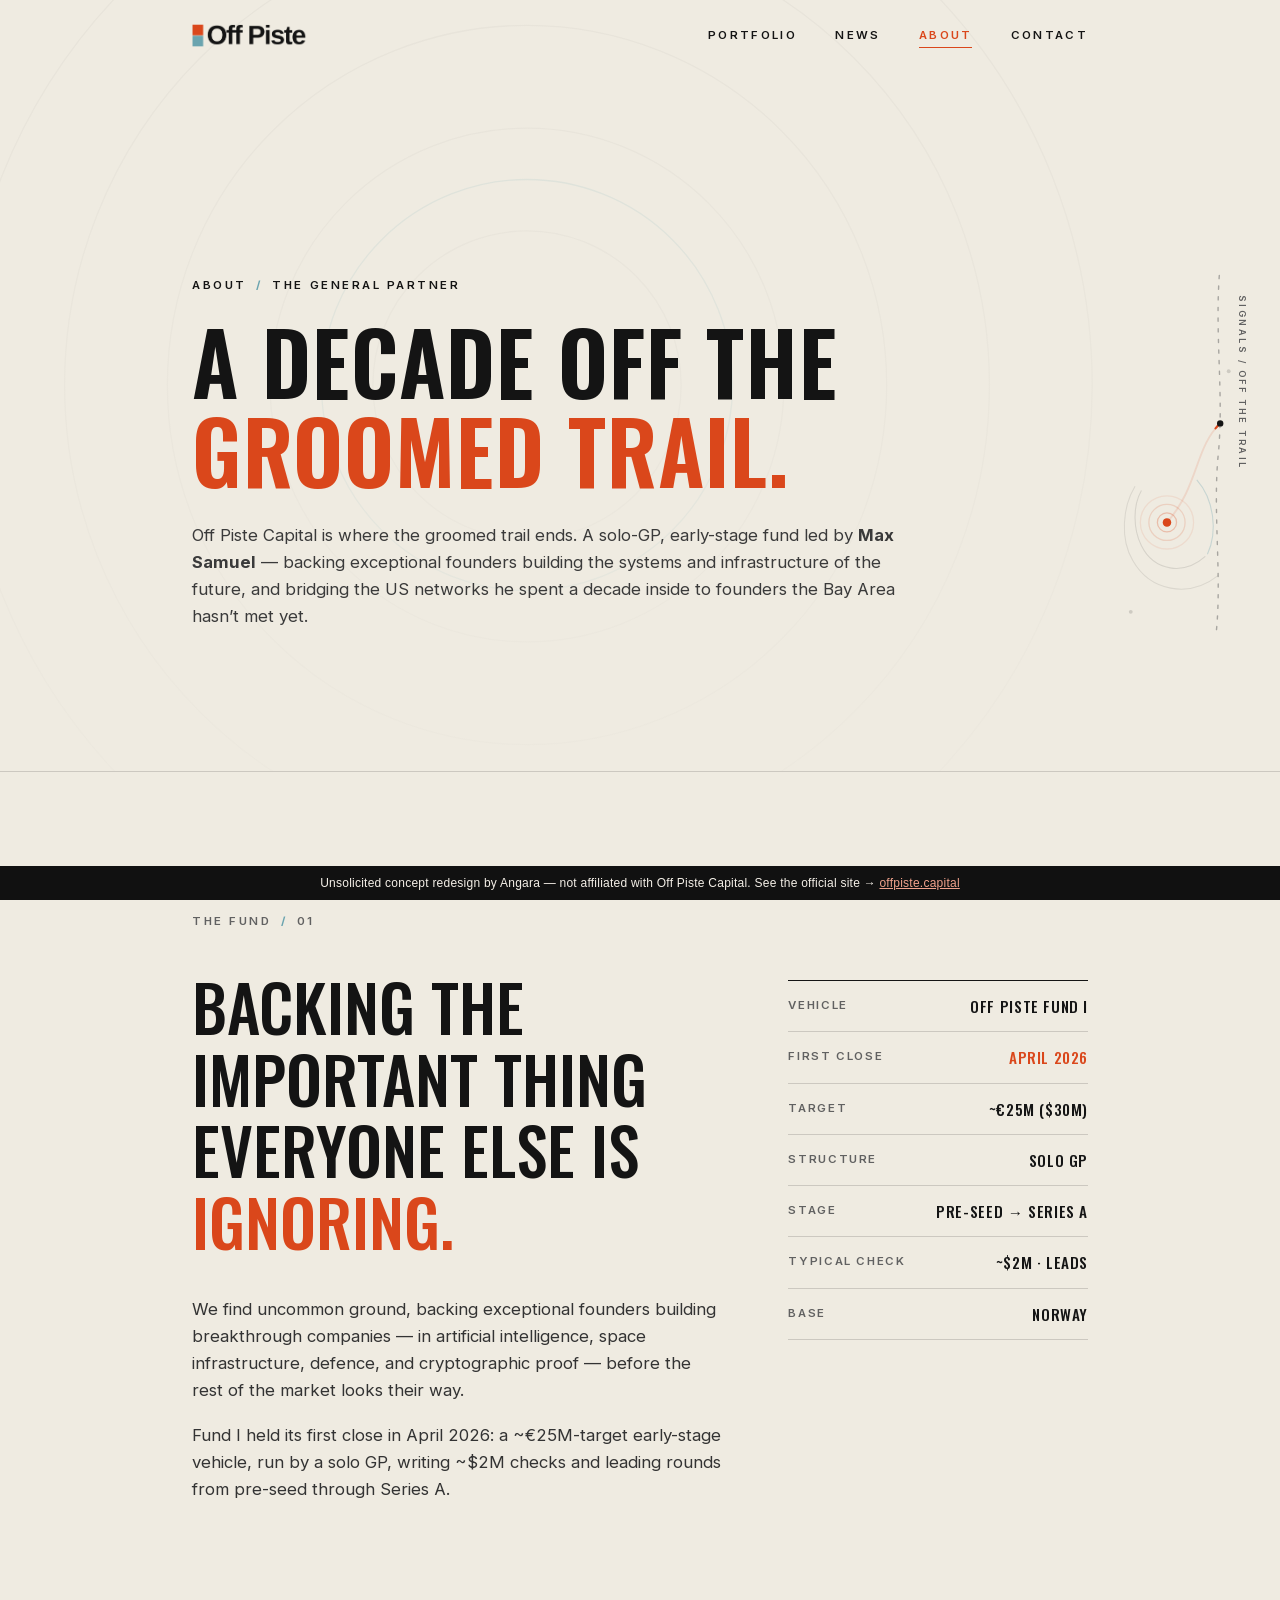
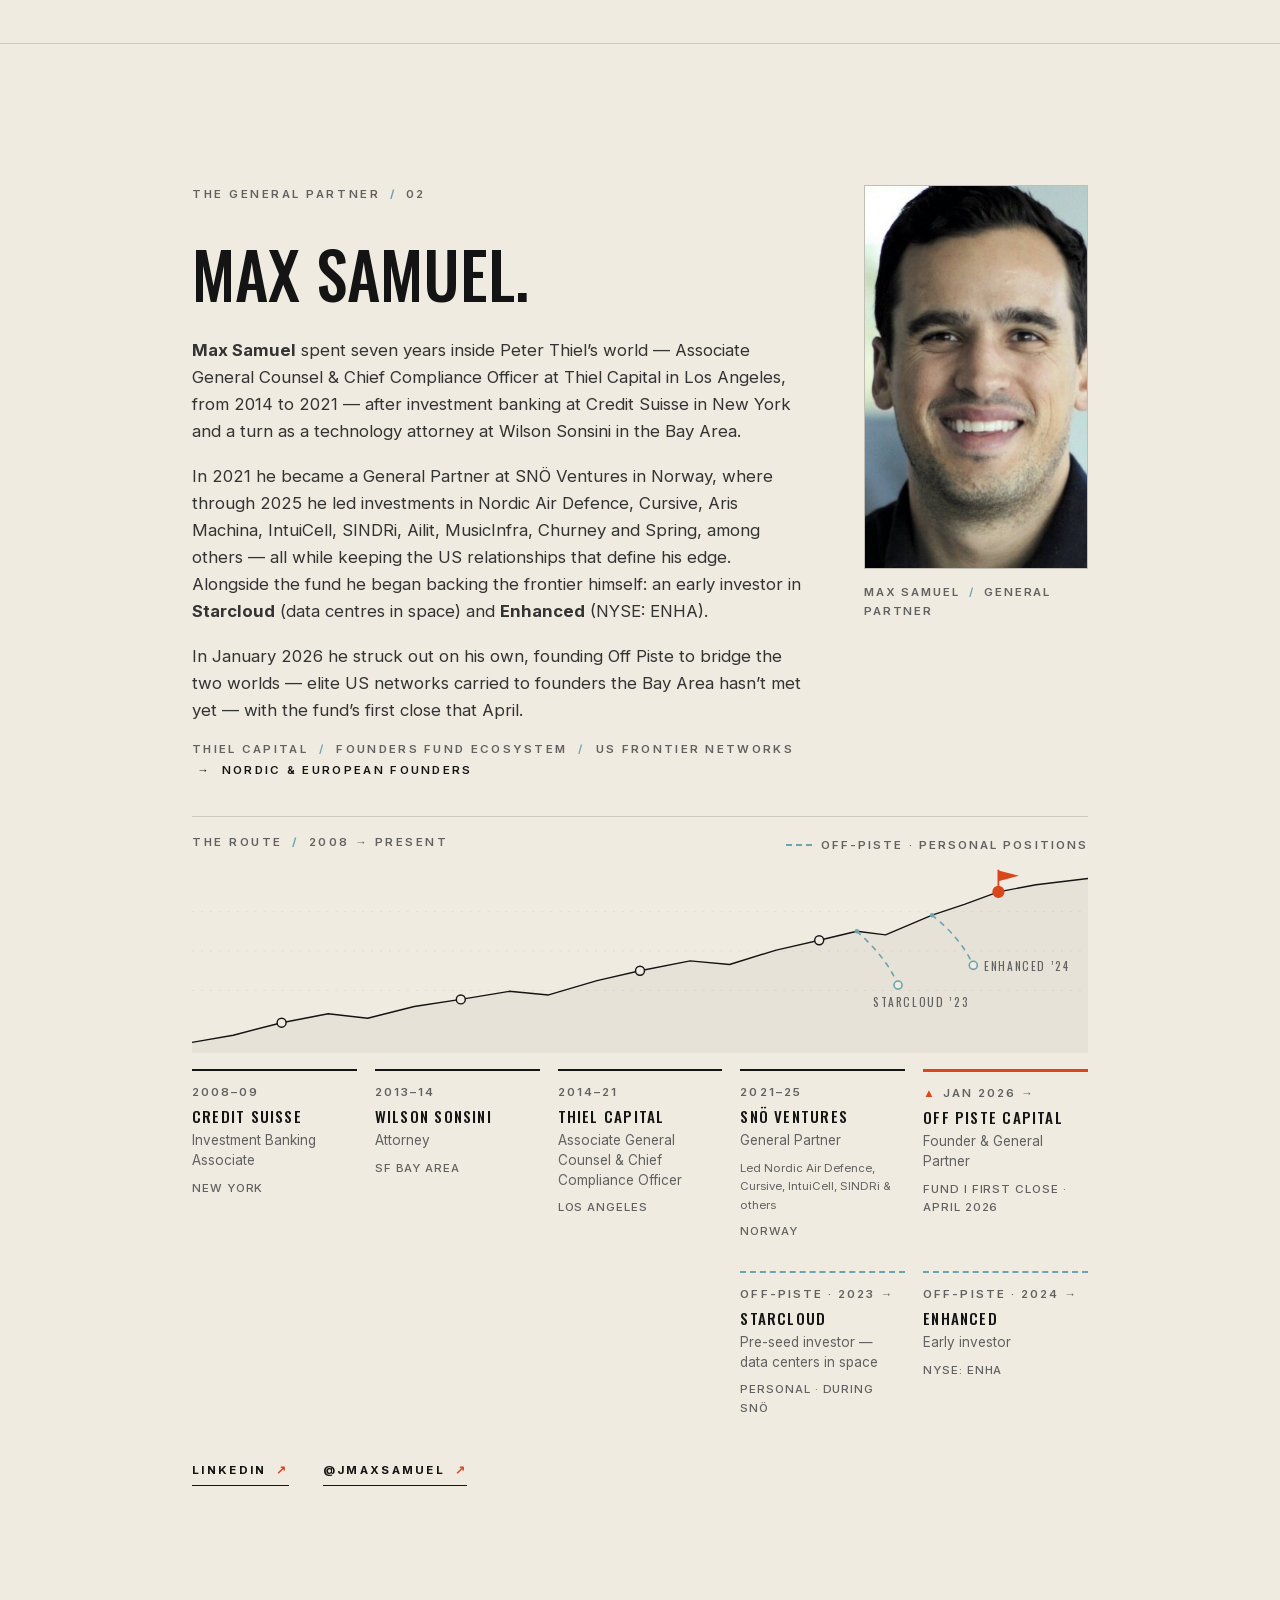
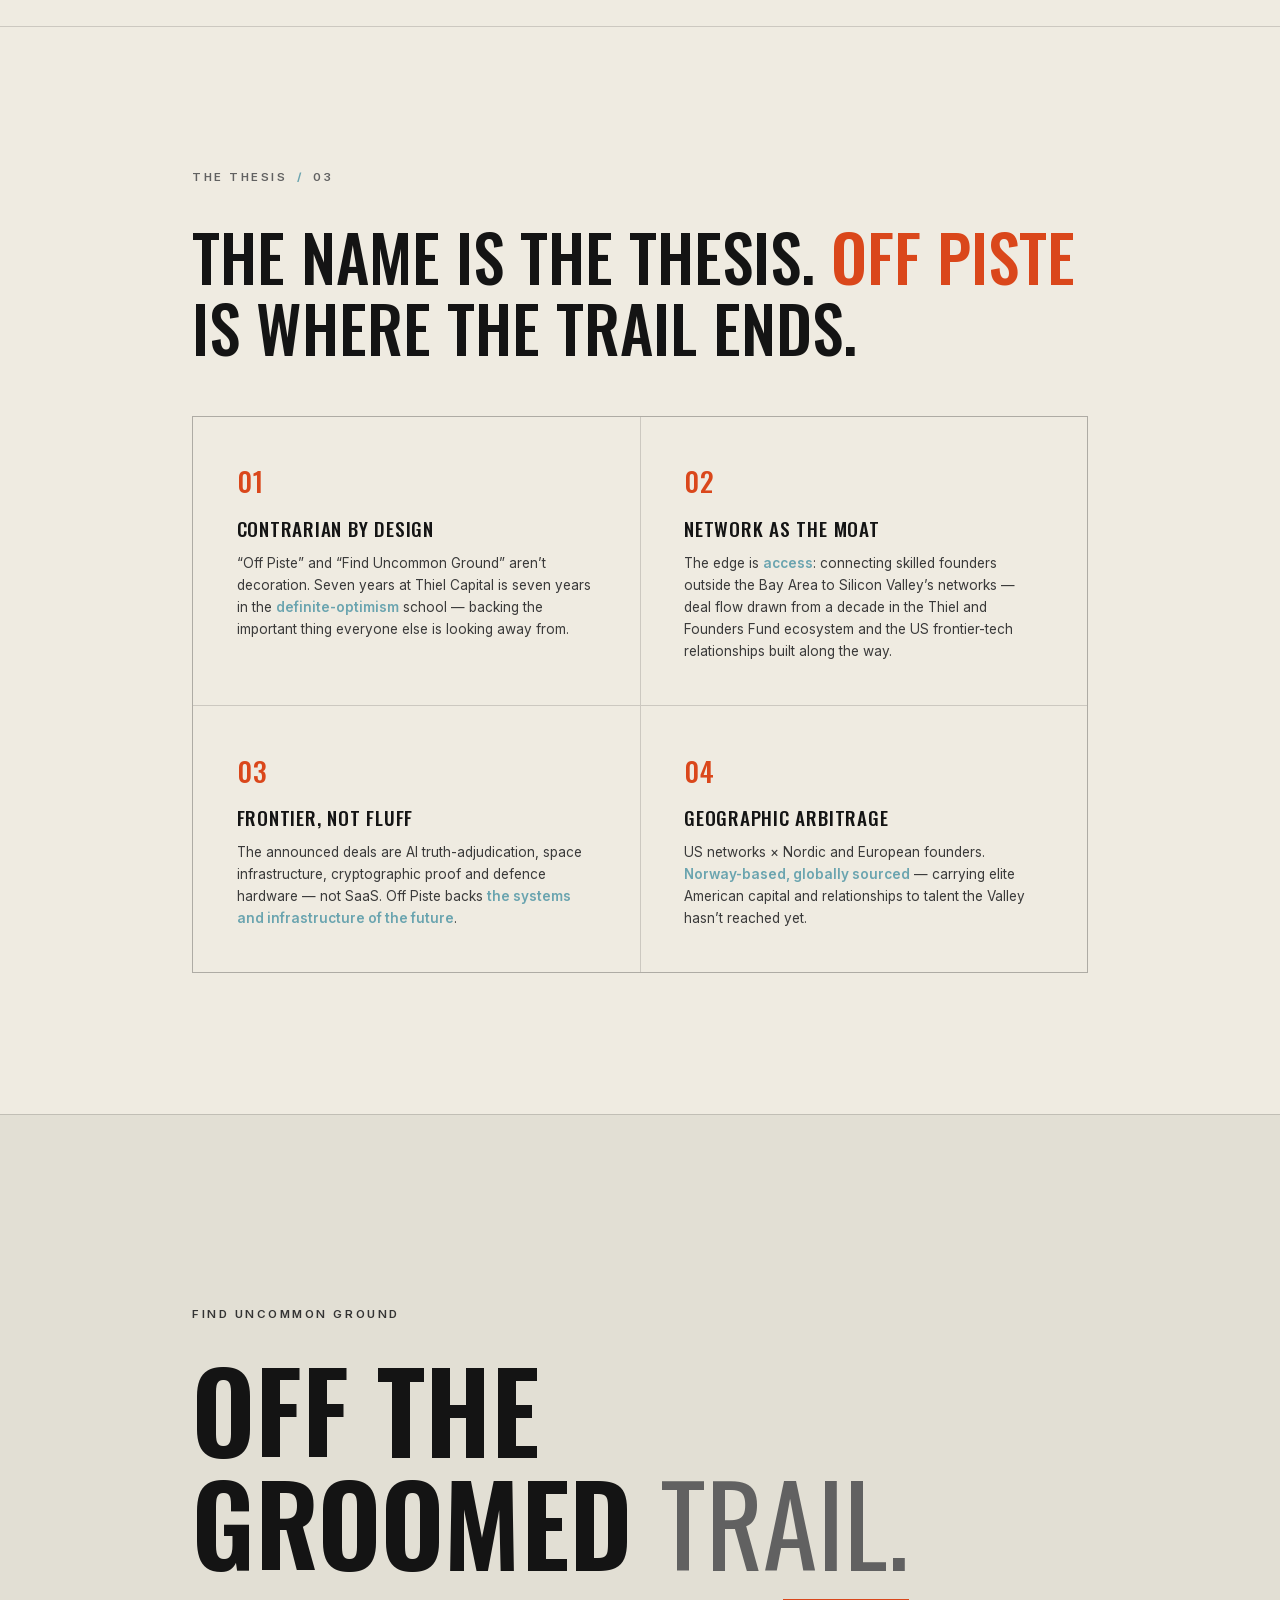
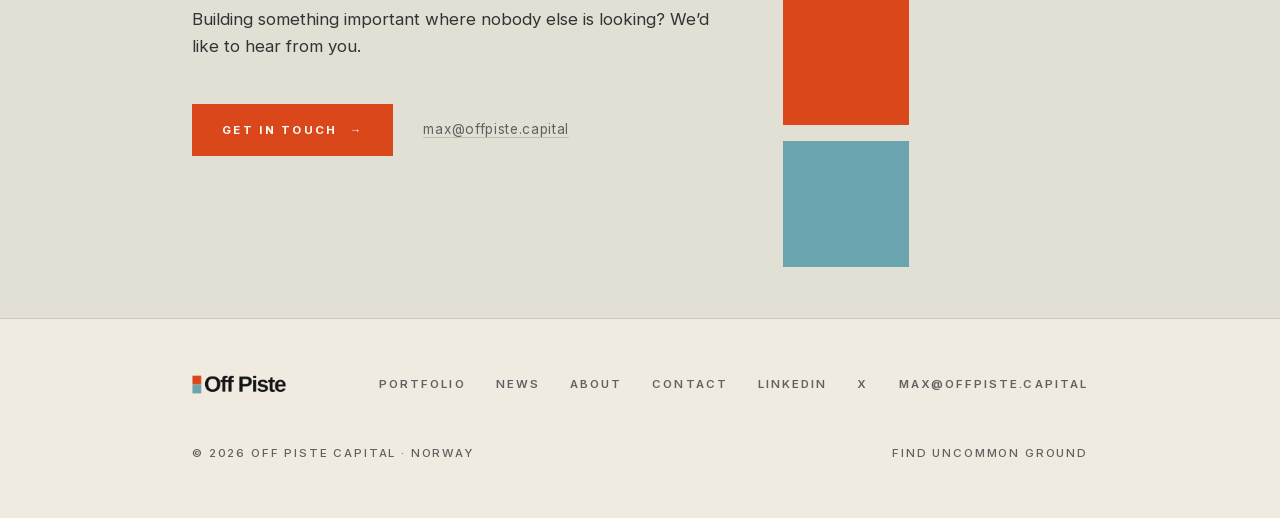
<file: about.html>
<!DOCTYPE html>
<html lang="en">
<head>
<meta charset="UTF-8">
<meta name="viewport" content="width=device-width, initial-scale=1.0">
<title>About — Off Piste Capital</title>
<meta name="description" content="Off Piste Capital is a solo-GP early-stage fund led by Max Samuel — ex-Thiel Capital, ex-SNÖ Ventures — bridging US networks to Nordic and European founders. A decade off the groomed trail.">
<meta name="theme-color" content="#EFEBE1">
<meta property="og:title" content="About — Off Piste Capital">
<meta property="og:description" content="A decade off the groomed trail — the general partner, the fund, and the thesis behind Find Uncommon Ground.">
<meta property="og:type" content="website">
<link rel="icon" type="image/png" href="[data-uri]">
<link rel="stylesheet" href="assets/site.css">
<meta name="robots" content="noindex, nofollow, noarchive">
</head>
<body>

<!-- ================= NAV ================= -->
<nav id="nav">
  <a class="brand" href="index.html" aria-label="Off Piste Capital — home">
    <img class="logo" src="assets/offpiste-logo-lockup.png" width="1043" height="208" alt="Off Piste Capital">
  </a>
  <button class="navtoggle" aria-label="Menu" aria-expanded="false"><span></span><span></span></button>
  <div class="navlinks">
    <a href="portfolio.html">Portfolio</a>
    <a href="news.html">News</a>
    <a href="about.html" class="active" aria-current="page">About</a>
    <a href="contact.html">Contact</a>
  </div>
</nav>

<!-- SIGNALS FROM OFF THE TRAIL — recurring right-gutter signature -->
<div class="signal-field" aria-hidden="true">
  <svg viewBox="0 0 124 340">
    <path class="sf-piste" d="M96,-4 C90,58 100,118 94,176 C89,230 98,290 92,344"/>
    <text class="sf-label" transform="rotate(90 114 24)" x="114" y="24">SIGNALS / OFF THE TRAIL</text>
    <path class="sf-ct sf-c2" d="M94,288 C66,310 30,302 14,274 C2,254 4,224 16,204"/>
    <path class="sf-ct sf-c1" d="M82,270 C62,288 34,284 22,260 C14,244 14,222 22,208"/>
    <path class="sf-ct sf-c3" d="M74,198 C90,216 94,246 84,268"/>
    <path class="sf-track" d="M96,145 C72,168 76,204 46,238"/>
    <path class="sf-off" pathLength="100" d="M96,145 C72,168 76,204 46,238"/>
    <circle class="sf-fork" cx="96" cy="145" r="3"/>
    <circle class="sf-ring sf-r3" cx="46" cy="238" r="25"/>
    <circle class="sf-ring sf-r2" cx="46" cy="238" r="17"/>
    <circle class="sf-ring sf-r1" cx="46" cy="238" r="9"/>
    <circle class="sf-dot" cx="46" cy="238" r="4"/>
    <circle class="sf-mark" cx="104" cy="96" r="1.8"/>
    <circle class="sf-mark" cx="12" cy="322" r="1.8"/>
  </svg>
</div>

<!-- ================= HERO ================= -->
<header class="page-hero" id="top">
  <div class="topo-stage" aria-hidden="true">
    <svg viewBox="0 0 900 900" preserveAspectRatio="xMidYMid slice" style="position:absolute;right:-18%;top:50%;transform:translateY(-50%);height:150%;width:auto">
      <g fill="none" stroke="#141414" stroke-opacity=".07" stroke-width="1">
        <circle cx="450" cy="450" r="120"/><circle cx="450" cy="450" r="200"/><circle cx="450" cy="450" r="280"/>
        <circle cx="450" cy="450" r="360"/><circle cx="450" cy="450" r="440"/>
      </g>
      <circle cx="450" cy="450" r="160" fill="none" stroke="#6AA4AF" stroke-opacity=".32" stroke-width="1"/>
    </svg>
  </div>
  <div class="hero-fade"></div>
  <div class="page-hero-inner">
    <p class="eyebrow rv">About <span class="sl">/</span> The General Partner</p>
    <h1 class="rv d1">A decade off the<br><em>groomed trail.</em></h1>
    <p class="lede rv d2">Off Piste Capital is where the groomed trail ends. A solo-GP, early-stage fund led by <strong>Max Samuel</strong> — backing exceptional founders building the systems and infrastructure of the future, and bridging the US networks he spent a decade inside to founders the Bay Area hasn&rsquo;t met yet.</p>
  </div>
</header>

<main>
<!-- ================= THE FUND ================= -->
<section class="fund" id="fund">
  <p class="eyebrow rv">The Fund <span class="sl">/</span> 01</p>
  <div class="fund-cols">
    <div class="fund-lead">
      <h2 class="rv d1">Backing the important thing everyone else is <em>ignoring.</em></h2>
      <div class="fund-copy rv d2">
        <p>We find uncommon ground, backing exceptional founders building breakthrough companies — in artificial intelligence, space infrastructure, defence, and cryptographic proof — before the rest of the market looks their way.</p>
        <p>Fund I held its first close in April 2026: a ~€25M-target early-stage vehicle, run by a solo GP, writing ~$2M checks and leading rounds from pre-seed through Series&nbsp;A.</p>
      </div>
    </div>
    <dl class="factlist rv d3">
      <div><dt>Vehicle</dt><dd>Off Piste Fund I</dd></div>
      <div><dt>First close</dt><dd class="or">April 2026</dd></div>
      <div><dt>Target</dt><dd>~€25M ($30M)</dd></div>
      <div><dt>Structure</dt><dd>Solo GP</dd></div>
      <div><dt>Stage</dt><dd>Pre-seed → Series A</dd></div>
      <div><dt>Typical check</dt><dd>~$2M · Leads</dd></div>
      <div><dt>Base</dt><dd>Norway</dd></div>
    </dl>
  </div>
</section>

<!-- ================= THE GENERAL PARTNER ================= -->
<section class="gp" id="gp" style="border-top:1px solid var(--line)">
  <div class="gp-top">
  <div class="gp-copy">
  <p class="eyebrow rv">The General Partner <span class="sl">/</span> 02</p>
  <h2 class="rv d1">Max Samuel.</h2>
  <div class="gp-lede rv d2">
    <p><strong>Max Samuel</strong> spent seven years inside Peter Thiel&rsquo;s world — Associate General Counsel &amp; Chief Compliance Officer at Thiel Capital in Los Angeles, from 2014 to 2021 — after investment banking at Credit Suisse in New York and a turn as a technology attorney at Wilson Sonsini in the Bay Area.</p>
    <p>In 2021 he became a General Partner at SNÖ Ventures in Norway, where through 2025 he led investments in Nordic Air Defence, Cursive, Aris Machina, IntuiCell, SINDRi, Ailit, MusicInfra, Churney and Spring, among others — all while keeping the US relationships that define his edge. Alongside the fund he began backing the frontier himself: an early investor in <strong>Starcloud</strong> (data centres in space) and <strong>Enhanced</strong> (NYSE: ENHA).</p>
    <p>In January 2026 he struck out on his own, founding Off Piste to bridge the two worlds — elite US networks carried to founders the Bay Area hasn&rsquo;t met yet — with the fund&rsquo;s first close that April.</p>
    <p class="net">Thiel Capital <span class="sl">/</span> Founders Fund ecosystem <span class="sl">/</span> US frontier networks <span style="color:var(--ink)">&nbsp;→&nbsp; Nordic &amp; European founders</span></p>
  </div>
  </div>
  <figure class="gp-portrait rv d2">
    <img src="assets/max-samuel.jpg" width="760" height="546" alt="Max Samuel, General Partner of Off Piste Capital" loading="lazy">
    <figcaption>Max Samuel <span class="sl">/</span> General Partner</figcaption>
  </figure>
  </div>

  <div class="opx-map rv d2">
    <div class="opx-head">
      <p class="eyebrow">The Route <span class="sl">/</span> 2008 → Present</p>
      <p class="opx-leg" aria-hidden="true"><i></i> Off-piste · Personal positions</p>
    </div>

    <svg viewBox="0 0 1000 210" aria-hidden="true">
      <g class="opx-contour" fill="none" stroke-width="1">
        <line x1="0" y1="52" x2="1000" y2="52"/>
        <line x1="0" y1="96" x2="1000" y2="96"/>
        <line x1="0" y1="140" x2="1000" y2="140"/>
      </g>
      <path class="opx-rfill" d="M0,198 L46,190 L100,176 L152,166 L196,171 L248,158 L300,150 L354,141 L398,145 L452,129 L500,118 L556,107 L600,111 L652,95 L700,84 L742,74 L774,78 L826,56 L862,44 L900,30 L942,22 L1000,15 L1000,210 L0,210 Z"/>
      <path class="opx-rline" d="M0,198 L46,190 L100,176 L152,166 L196,171 L248,158 L300,150 L354,141 L398,145 L452,129 L500,118 L556,107 L600,111 L652,95 L700,84 L742,74 L774,78 L826,56 L862,44 L900,30 L942,22 L1000,15"/>
      <path class="opx-bline" d="M742,74 C762,92 778,110 788,134"/>
      <path class="opx-bline" d="M826,56 C846,72 862,90 872,112"/>
      <circle class="opx-fork" cx="742" cy="74" r="2.5"/>
      <circle class="opx-fork" cx="826" cy="56" r="2.5"/>
      <circle class="opx-bdot" cx="788" cy="134" r="4.5"/>
      <circle class="opx-bdot" cx="872" cy="112" r="4.5"/>
      <text class="opx-slabel" x="760" y="158">Starcloud &rsquo;23</text>
      <text class="opx-slabel" x="884" y="118">Enhanced &rsquo;24</text>
      <circle class="opx-wp" cx="100" cy="176" r="5"/>
      <circle class="opx-wp" cx="300" cy="150" r="5"/>
      <circle class="opx-wp" cx="500" cy="118" r="5"/>
      <circle class="opx-wp" cx="700" cy="84" r="5"/>
      <line class="opx-flagpole" x1="900" y1="24" x2="900" y2="6"/>
      <path class="opx-flag" d="M900,6 L923,12 L900,18 Z"/>
      <circle class="opx-wp opx-wp-sum" cx="900" cy="30" r="6"/>
    </svg>

    <div class="opx-log">
      <div class="opx-st">
        <span class="opx-yr">2008–09</span>
        <h3>Credit Suisse</h3>
        <p class="opx-role">Investment Banking Associate</p>
        <p class="opx-loc">New York</p>
      </div>
      <div class="opx-st">
        <span class="opx-yr">2013–14</span>
        <h3>Wilson Sonsini</h3>
        <p class="opx-role">Attorney</p>
        <p class="opx-loc">SF Bay Area</p>
      </div>
      <div class="opx-st">
        <span class="opx-yr">2014–21</span>
        <h3>Thiel Capital</h3>
        <p class="opx-role">Associate General Counsel &amp; Chief Compliance Officer</p>
        <p class="opx-loc">Los Angeles</p>
      </div>
      <div class="opx-st">
        <span class="opx-yr">2021–25</span>
        <h3>SNÖ Ventures</h3>
        <p class="opx-role">General Partner</p>
        <p class="opx-deals">Led Nordic Air Defence, Cursive, IntuiCell, SINDRi &amp; others</p>
        <p class="opx-loc">Norway</p>
      </div>
      <div class="opx-st opx-sum">
        <span class="opx-yr">Jan 2026 →</span>
        <h3>Off Piste Capital</h3>
        <p class="opx-role">Founder &amp; General Partner</p>
        <p class="opx-loc">Fund I first close · April 2026</p>
      </div>

      <div class="opx-st opx-branch opx-b1">
        <span class="opx-yr">Off-piste · 2023 →</span>
        <h3>Starcloud</h3>
        <p class="opx-role">Pre-seed investor — data centers in space</p>
        <p class="opx-loc">Personal · during SNÖ</p>
      </div>
      <div class="opx-st opx-branch opx-b2">
        <span class="opx-yr">Off-piste · 2024 →</span>
        <h3>Enhanced</h3>
        <p class="opx-role">Early investor</p>
        <p class="opx-loc">NYSE: ENHA</p>
      </div>
    </div>
  </div>

  <div class="gp-links rv d3">
    <a class="ghostlink" href="https://www.linkedin.com/in/max-samuel-9b0bb615/" target="_blank" rel="noopener">LinkedIn <span style="color:var(--accent)">↗</span></a>
    <a class="ghostlink" href="https://x.com/jmaxsamuel" target="_blank" rel="noopener">@jmaxsamuel <span style="color:var(--accent)">↗</span></a>
  </div>
</section>

<!-- ================= THESIS ================= -->
<section class="thesis" id="thesis">
  <p class="eyebrow rv">The Thesis <span class="sl">/</span> 03</p>
  <h2 class="rv d1">The name is the thesis. <em>Off piste</em> is where the trail ends.</h2>
  <div class="pillars">
    <div class="pillar rv">
      <div class="pnum">01</div>
      <h3>Contrarian by design</h3>
      <p>&ldquo;Off Piste&rdquo; and &ldquo;Find Uncommon Ground&rdquo; aren&rsquo;t decoration. Seven years at Thiel Capital is seven years in the <span class="t">definite-optimism</span> school — backing the important thing everyone else is looking away from.</p>
    </div>
    <div class="pillar rv d1">
      <div class="pnum">02</div>
      <h3>Network as the moat</h3>
      <p>The edge is <span class="t">access</span>: connecting skilled founders outside the Bay Area to Silicon Valley&rsquo;s networks — deal flow drawn from a decade in the Thiel and Founders Fund ecosystem and the US frontier-tech relationships built along the way.</p>
    </div>
    <div class="pillar rv">
      <div class="pnum">03</div>
      <h3>Frontier, not fluff</h3>
      <p>The announced deals are AI truth-adjudication, space infrastructure, cryptographic proof and defence hardware — not SaaS. Off Piste backs <span class="t">the systems and infrastructure of the future</span>.</p>
    </div>
    <div class="pillar rv d1">
      <div class="pnum">04</div>
      <h3>Geographic arbitrage</h3>
      <p>US networks &times; Nordic and European founders. <span class="t">Norway-based, globally sourced</span> — carrying elite American capital and relationships to talent the Valley hasn&rsquo;t reached yet.</p>
    </div>
  </div>
</section>

<!-- ================= CTA ================= -->
<section class="contact" id="contact-cta">
  <div class="contact-mark" aria-hidden="true"><span class="cm-glass cm-glass-coral"></span><span class="cm-glass cm-glass-teal"></span><svg class="cm-lines" viewBox="0 0 100 208"><rect x="2" y="2" width="96" height="96" fill="none" stroke="var(--accent)" stroke-width="2.4"/><rect x="2" y="110" width="96" height="96" fill="none" stroke="var(--teal)" stroke-width="2.4"/></svg></div>
  <p class="eyebrow rv">Find Uncommon Ground</p>
  <h2 class="rv d1">Off the<br>groomed <span class="thin">trail.</span></h2>
  <p class="rv d2">Building something important where nobody else is looking? We&rsquo;d like to hear from you.</p>
  <div class="hero-ctas rv d3">
    <a class="btn" href="contact.html">Get in touch <span class="ar">→</span></a>
    <span class="mail"><a href="mailto:max@offpiste.capital" target="_blank" rel="noopener">max@offpiste.capital</a></span>
  </div>
</section>
</main>

<!-- ================= FOOTER ================= -->
<footer>
  <a class="brand" href="index.html" aria-label="Off Piste Capital — home">
    <img class="logo" src="assets/offpiste-logo-lockup.png" width="1043" height="208" alt="Off Piste Capital">
  </a>
  <div class="fl">
    <a href="portfolio.html">Portfolio</a>
    <a href="news.html">News</a>
    <a href="about.html">About</a>
    <a href="contact.html">Contact</a>
    <a href="https://www.linkedin.com/in/max-samuel-9b0bb615/" target="_blank" rel="noopener">LinkedIn</a>
    <a href="https://x.com/jmaxsamuel" target="_blank" rel="noopener">X</a>
    <a href="mailto:max@offpiste.capital" target="_blank" rel="noopener">max@offpiste.capital</a>
  </div>
  <div class="legal">
    <span>© 2026 Off Piste Capital · Norway</span>
    <span>Find Uncommon Ground</span>
  </div>
</footer>

<div class="sb-badge">Storyboard</div>
<div class="sb-ribbon" id="ribbon"><b>Storyboard</b> · About — Off Piste Capital</div>
<script src="assets/site.js"></script>
<div style="position:fixed;left:0;right:0;bottom:0;z-index:2147483647;background:#111;color:#f5f0e8;font:500 12px/1.5 -apple-system,BlinkMacSystemFont,sans-serif;text-align:center;padding:8px 14px;letter-spacing:.02em">Unsolicited concept redesign by Angara — not affiliated with Off Piste Capital. See the official site → <a href="https://offpiste.capital" target="_blank" rel="noopener" style="color:#F0A28C;text-decoration:underline">offpiste.capital</a></div>
</body>
</html>

<style>.ribbon,.sb-badge,.sb-ribbon{display:none!important}</style>
</file>
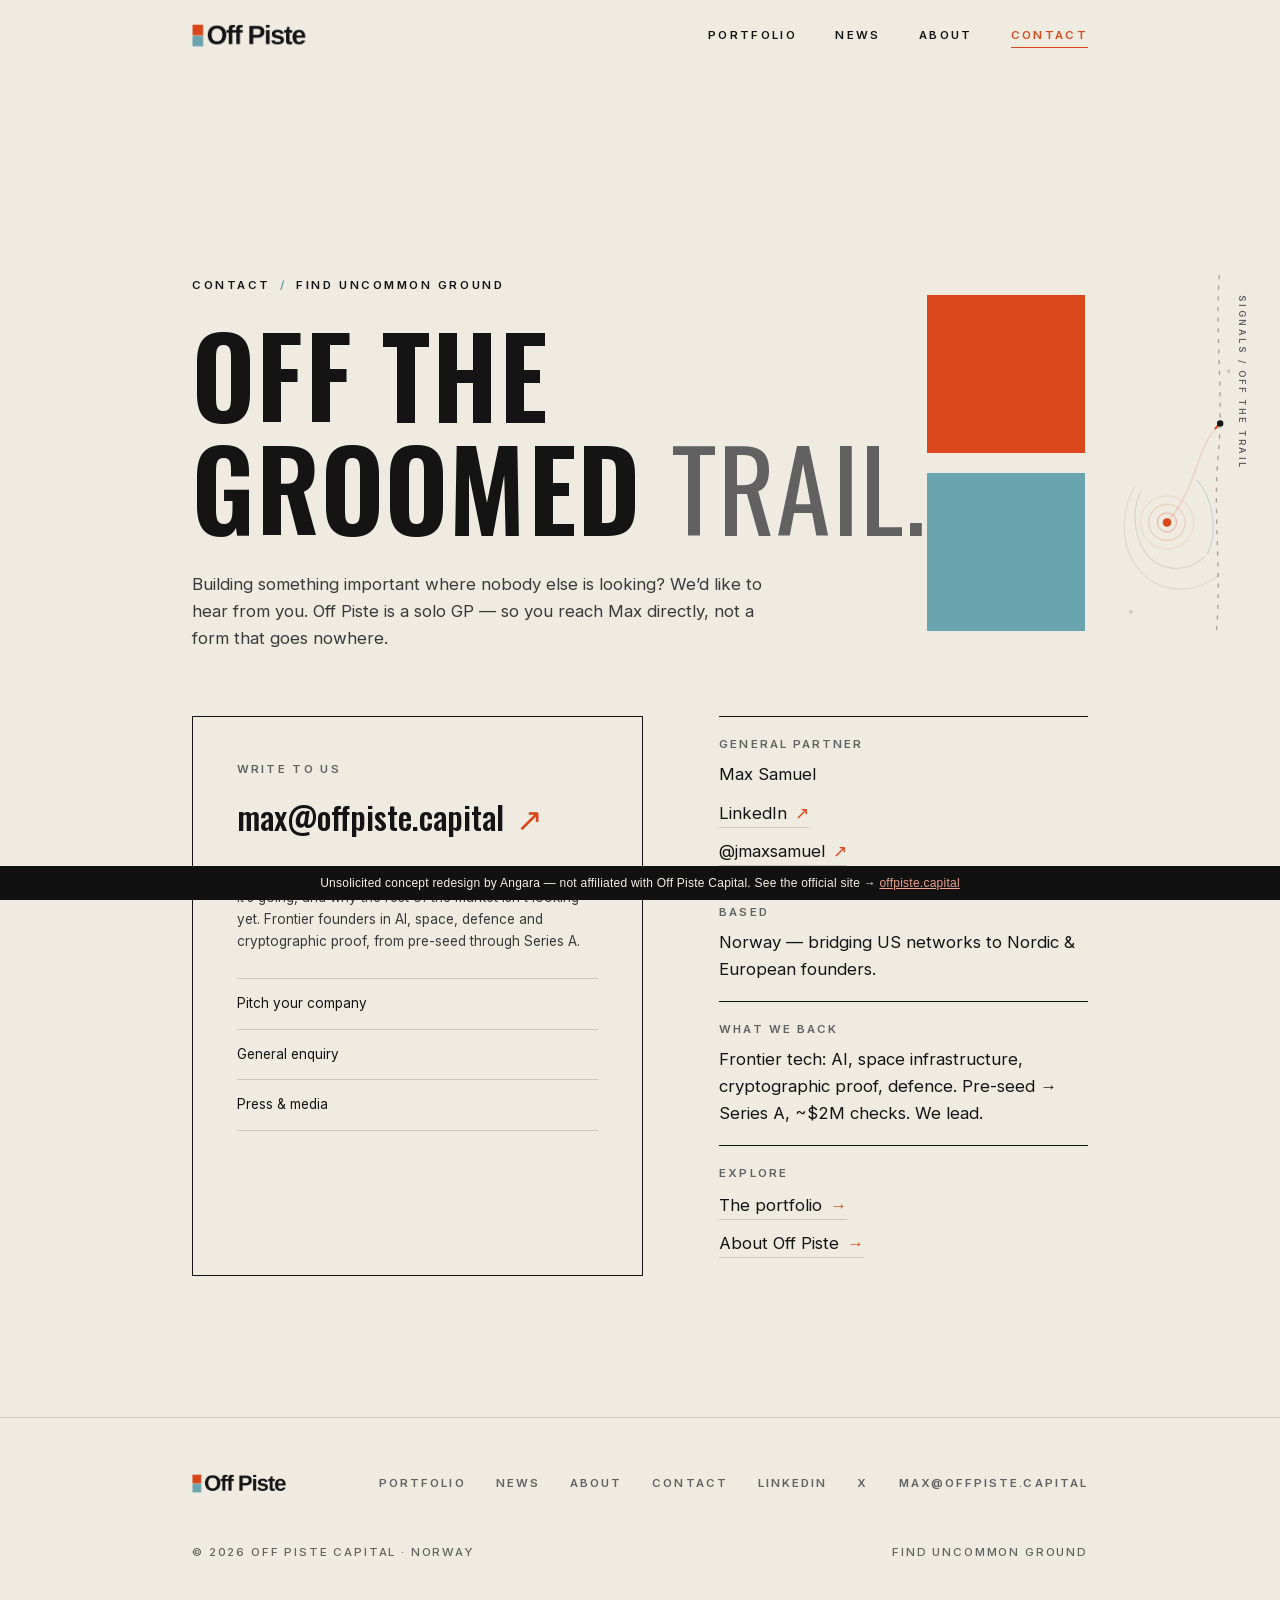
<file: contact.html>
<!DOCTYPE html>
<html lang="en">
<head>
<meta charset="UTF-8">
<meta name="viewport" content="width=device-width, initial-scale=1.0">
<title>Contact — Off Piste Capital</title>
<meta name="description" content="Get in touch with Off Piste Capital. Building something important where nobody else is looking? Email Max directly at max@offpiste.capital.">
<meta name="theme-color" content="#EFEBE1">
<meta property="og:title" content="Contact — Off Piste Capital">
<meta property="og:description" content="Off the groomed trail — get in touch with Max Samuel at max@offpiste.capital.">
<meta property="og:type" content="website">
<link rel="icon" type="image/png" href="[data-uri]">
<link rel="stylesheet" href="assets/site.css">
<meta name="robots" content="noindex, nofollow, noarchive">
</head>
<body>

<!-- ================= NAV ================= -->
<nav id="nav">
  <a class="brand" href="index.html" aria-label="Off Piste Capital — home">
    <img class="logo" src="assets/offpiste-logo-lockup.png" width="1043" height="208" alt="Off Piste Capital">
  </a>
  <button class="navtoggle" aria-label="Menu" aria-expanded="false"><span></span><span></span></button>
  <div class="navlinks">
    <a href="portfolio.html">Portfolio</a>
    <a href="news.html">News</a>
    <a href="about.html">About</a>
    <a href="contact.html" class="active" aria-current="page">Contact</a>
  </div>
</nav>

<!-- SIGNALS FROM OFF THE TRAIL — recurring right-gutter signature -->
<div class="signal-field" aria-hidden="true">
  <svg viewBox="0 0 124 340">
    <path class="sf-piste" d="M96,-4 C90,58 100,118 94,176 C89,230 98,290 92,344"/>
    <text class="sf-label" transform="rotate(90 114 24)" x="114" y="24">SIGNALS / OFF THE TRAIL</text>
    <path class="sf-ct sf-c2" d="M94,288 C66,310 30,302 14,274 C2,254 4,224 16,204"/>
    <path class="sf-ct sf-c1" d="M82,270 C62,288 34,284 22,260 C14,244 14,222 22,208"/>
    <path class="sf-ct sf-c3" d="M74,198 C90,216 94,246 84,268"/>
    <path class="sf-track" d="M96,145 C72,168 76,204 46,238"/>
    <path class="sf-off" pathLength="100" d="M96,145 C72,168 76,204 46,238"/>
    <circle class="sf-fork" cx="96" cy="145" r="3"/>
    <circle class="sf-ring sf-r3" cx="46" cy="238" r="25"/>
    <circle class="sf-ring sf-r2" cx="46" cy="238" r="17"/>
    <circle class="sf-ring sf-r1" cx="46" cy="238" r="9"/>
    <circle class="sf-dot" cx="46" cy="238" r="4"/>
    <circle class="sf-mark" cx="104" cy="96" r="1.8"/>
    <circle class="sf-mark" cx="12" cy="322" r="1.8"/>
  </svg>
</div>

<!-- ================= CONTACT ================= -->
<header class="contactpage" id="top">
  <div class="contact-mark" aria-hidden="true"><span class="cm-glass cm-glass-coral"></span><span class="cm-glass cm-glass-teal"></span><svg class="cm-lines" viewBox="0 0 100 208"><rect x="2" y="2" width="96" height="96" fill="none" stroke="var(--accent)" stroke-width="2.4"/><rect x="2" y="110" width="96" height="96" fill="none" stroke="var(--teal)" stroke-width="2.4"/></svg></div>
  <p class="eyebrow rv">Contact <span class="sl">/</span> Find Uncommon Ground</p>
  <h1 class="rv d1">Off the<br>groomed <span class="thin">trail.</span></h1>
  <p class="lede rv d2">Building something important where nobody else is looking? We&rsquo;d like to hear from you. Off Piste is a solo GP — so you reach Max directly, not a form that goes nowhere.</p>

  <div class="contact-grid">
    <div class="contact-card rv d2">
      <p class="ck">Write to us</p>
      <a class="cmail" href="mailto:max@offpiste.capital" target="_blank" rel="noopener">max@offpiste.capital <span class="ar">↗</span></a>
      <p class="csub">The fastest route in. Tell us what you&rsquo;re building, where it&rsquo;s going, and why the rest of the market isn&rsquo;t looking yet. Frontier founders in AI, space, defence and cryptographic proof, from pre-seed through Series&nbsp;A.</p>
      <div class="subjects">
        <a target="_blank" rel="noopener" href="mailto:max@offpiste.capital?subject=Pitch%20%E2%80%94%20Off%20Piste&amp;body=What%20we're%20building%3A%0AStage%20%26%20round%3A%0AWhy%20now%3A%0ALinks%3A%0A">Pitch your company <span class="ar">→</span></a>
        <a target="_blank" rel="noopener" href="mailto:max@offpiste.capital?subject=Hello%20%E2%80%94%20Off%20Piste">General enquiry <span class="ar">→</span></a>
        <a target="_blank" rel="noopener" href="mailto:max@offpiste.capital?subject=Press%20%E2%80%94%20Off%20Piste">Press &amp; media <span class="ar">→</span></a>
      </div>
    </div>

    <div class="contact-side rv d3">
      <div class="cblock">
        <dt>General Partner</dt>
        <dd>Max Samuel</dd>
        <dd style="margin-top:12px"><a href="https://www.linkedin.com/in/max-samuel-9b0bb615/" target="_blank" rel="noopener">LinkedIn <span class="ar">↗</span></a></dd>
        <dd style="margin-top:10px"><a href="https://x.com/jmaxsamuel" target="_blank" rel="noopener">@jmaxsamuel <span class="ar">↗</span></a></dd>
      </div>
      <div class="cblock">
        <dt>Based</dt>
        <dd>Norway — bridging US networks to Nordic &amp; European founders.</dd>
      </div>
      <div class="cblock">
        <dt>What we back</dt>
        <dd>Frontier tech: AI, space infrastructure, cryptographic proof, defence. Pre-seed → Series&nbsp;A, ~$2M checks. We lead.</dd>
      </div>
      <div class="cblock">
        <dt>Explore</dt>
        <dd style="margin-top:10px"><a href="portfolio.html">The portfolio <span class="ar">→</span></a></dd>
        <dd style="margin-top:10px"><a href="about.html">About Off Piste <span class="ar">→</span></a></dd>
      </div>
    </div>
  </div>
</header>

<!-- ================= FOOTER ================= -->
<footer style="border-top:1px solid var(--line)">
  <a class="brand" href="index.html" aria-label="Off Piste Capital — home">
    <img class="logo" src="assets/offpiste-logo-lockup.png" width="1043" height="208" alt="Off Piste Capital">
  </a>
  <div class="fl">
    <a href="portfolio.html">Portfolio</a>
    <a href="news.html">News</a>
    <a href="about.html">About</a>
    <a href="contact.html">Contact</a>
    <a href="https://www.linkedin.com/in/max-samuel-9b0bb615/" target="_blank" rel="noopener">LinkedIn</a>
    <a href="https://x.com/jmaxsamuel" target="_blank" rel="noopener">X</a>
    <a href="mailto:max@offpiste.capital" target="_blank" rel="noopener">max@offpiste.capital</a>
  </div>
  <div class="legal">
    <span>© 2026 Off Piste Capital · Norway</span>
    <span>Find Uncommon Ground</span>
  </div>
</footer>

<div class="sb-badge">Storyboard</div>
<div class="sb-ribbon" id="ribbon"><b>Storyboard</b> · Contact — Off Piste Capital</div>
<script src="assets/site.js"></script>
<div style="position:fixed;left:0;right:0;bottom:0;z-index:2147483647;background:#111;color:#f5f0e8;font:500 12px/1.5 -apple-system,BlinkMacSystemFont,sans-serif;text-align:center;padding:8px 14px;letter-spacing:.02em">Unsolicited concept redesign by Angara — not affiliated with Off Piste Capital. See the official site → <a href="https://offpiste.capital" target="_blank" rel="noopener" style="color:#F0A28C;text-decoration:underline">offpiste.capital</a></div>
</body>
</html>

<style>.ribbon,.sb-badge,.sb-ribbon{display:none!important}</style>
</file>
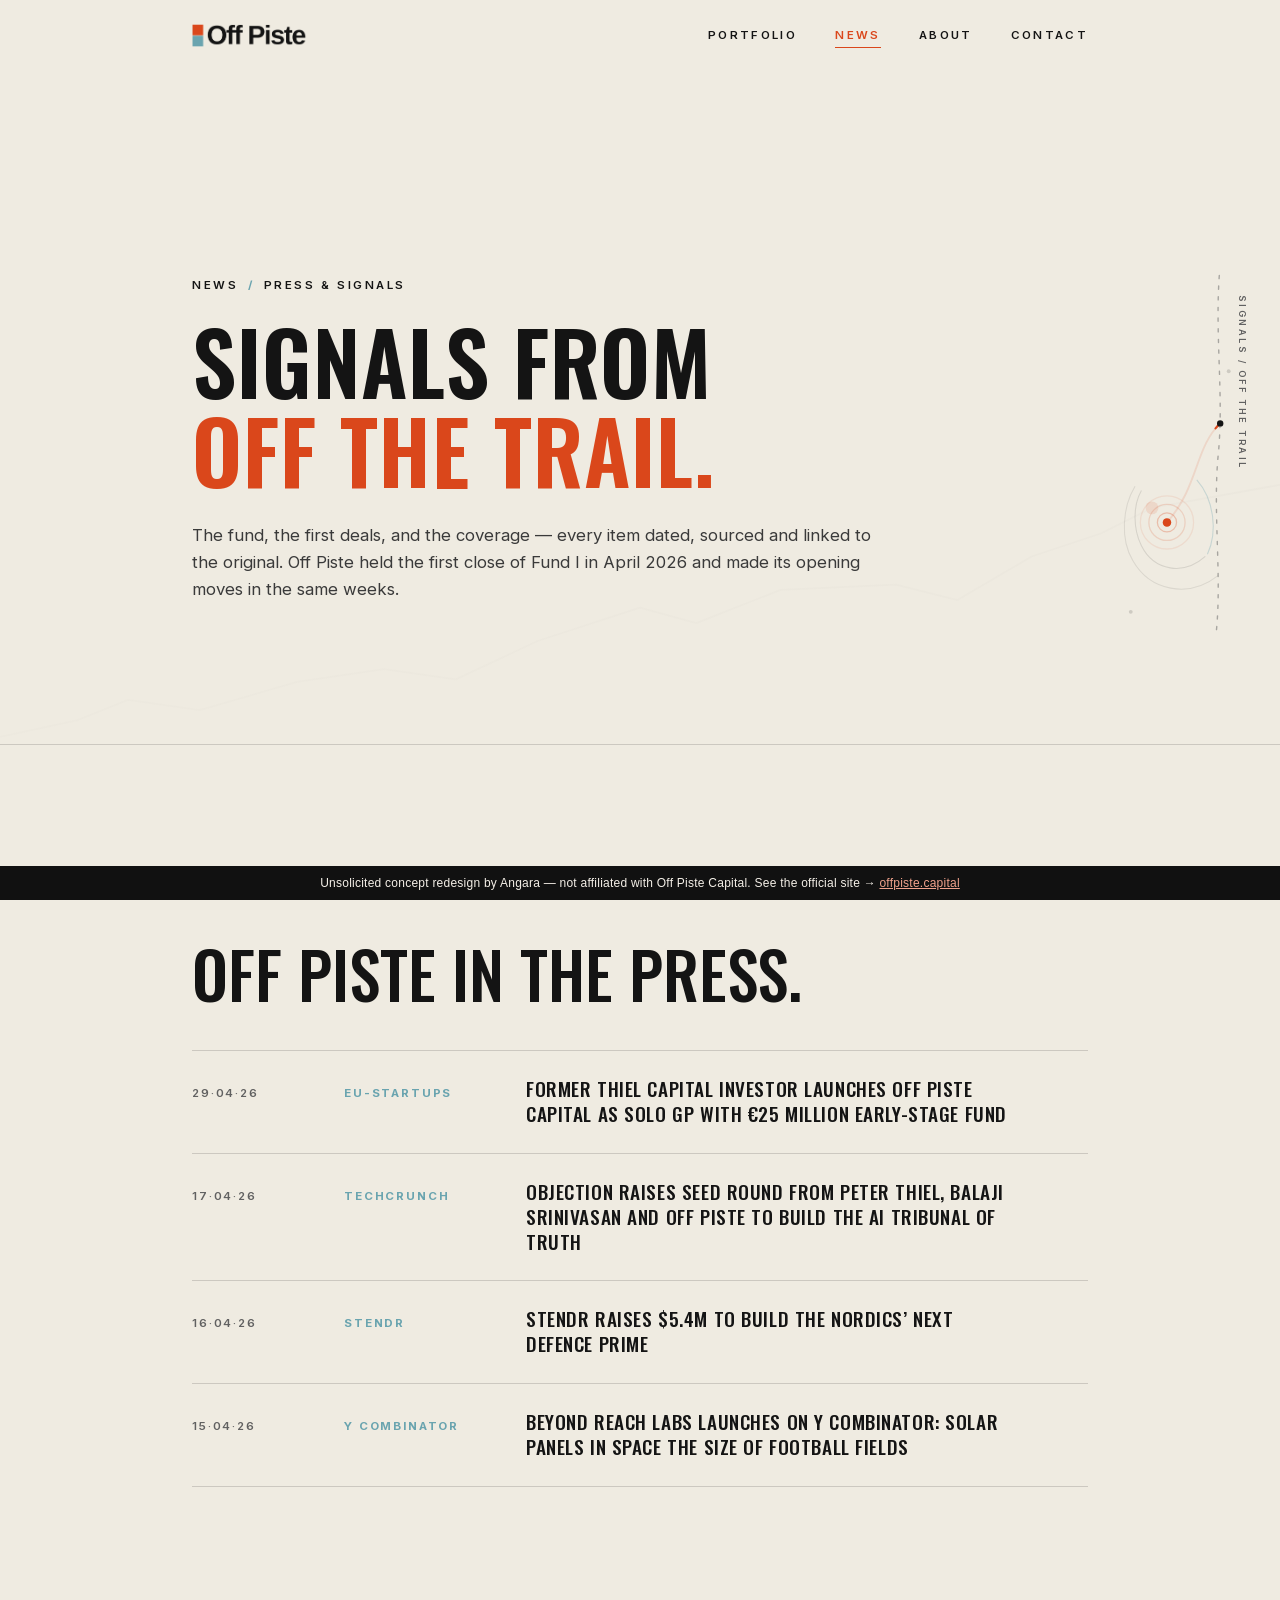
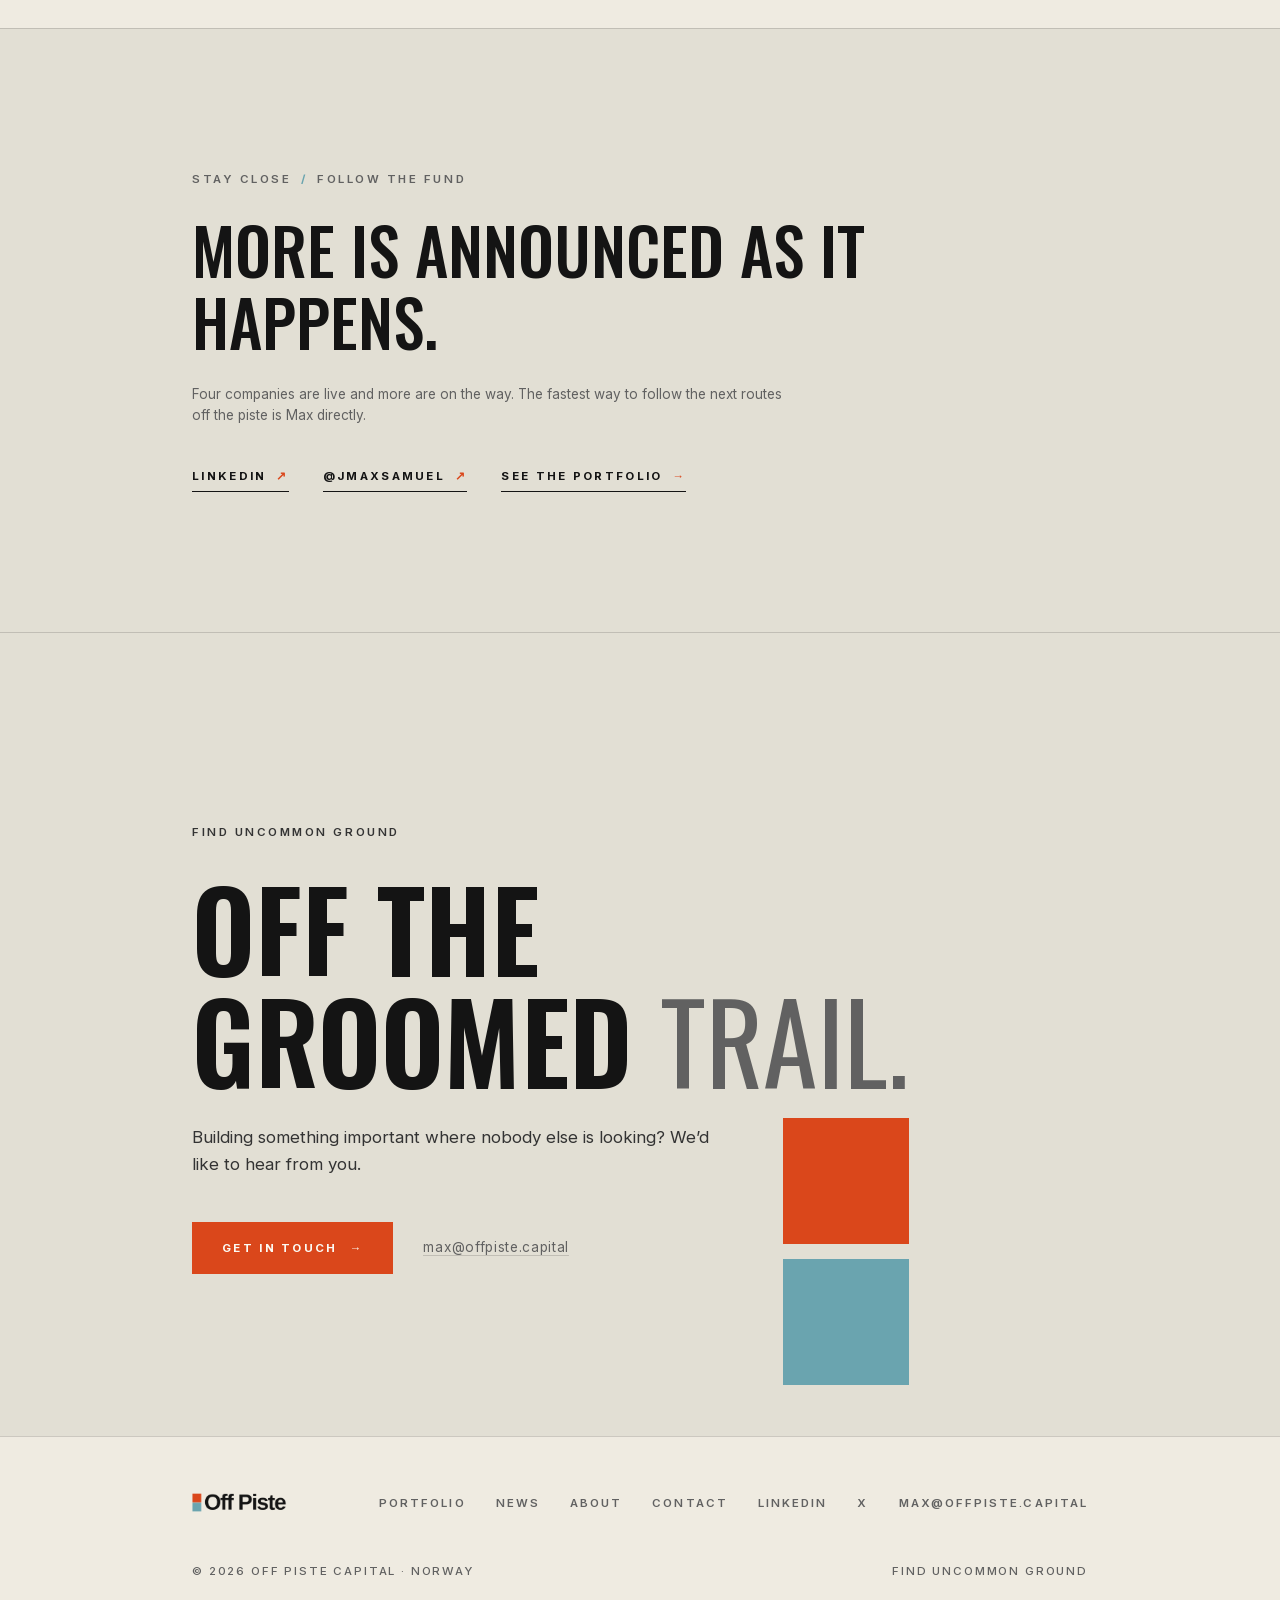
<file: news.html>
<!DOCTYPE html>
<html lang="en">
<head>
<meta charset="UTF-8">
<meta name="viewport" content="width=device-width, initial-scale=1.0">
<title>News — Off Piste Capital</title>
<meta name="description" content="Press and signals from Off Piste Capital — the €25M-target first close, Objection's Thiel-backed seed, Stendr's $5.4M defence pre-seed and Beyond Reach Labs on Y Combinator.">
<meta name="theme-color" content="#EFEBE1">
<meta property="og:title" content="News — Off Piste Capital">
<meta property="og:description" content="Signals from off the trail — the fund, the deals, the coverage.">
<meta property="og:type" content="website">
<link rel="icon" type="image/png" href="[data-uri]">
<link rel="stylesheet" href="assets/site.css">
<meta name="robots" content="noindex, nofollow, noarchive">
</head>
<body>

<!-- ================= NAV ================= -->
<nav id="nav">
  <a class="brand" href="index.html" aria-label="Off Piste Capital — home">
    <img class="logo" src="assets/offpiste-logo-lockup.png" width="1043" height="208" alt="Off Piste Capital">
  </a>
  <button class="navtoggle" aria-label="Menu" aria-expanded="false"><span></span><span></span></button>
  <div class="navlinks">
    <a href="portfolio.html">Portfolio</a>
    <a href="news.html" class="active" aria-current="page">News</a>
    <a href="about.html">About</a>
    <a href="contact.html">Contact</a>
  </div>
</nav>

<!-- SIGNALS FROM OFF THE TRAIL — recurring right-gutter signature -->
<div class="signal-field" aria-hidden="true">
  <svg viewBox="0 0 124 340">
    <path class="sf-piste" d="M96,-4 C90,58 100,118 94,176 C89,230 98,290 92,344"/>
    <text class="sf-label" transform="rotate(90 114 24)" x="114" y="24">SIGNALS / OFF THE TRAIL</text>
    <path class="sf-ct sf-c2" d="M94,288 C66,310 30,302 14,274 C2,254 4,224 16,204"/>
    <path class="sf-ct sf-c1" d="M82,270 C62,288 34,284 22,260 C14,244 14,222 22,208"/>
    <path class="sf-ct sf-c3" d="M74,198 C90,216 94,246 84,268"/>
    <path class="sf-track" d="M96,145 C72,168 76,204 46,238"/>
    <path class="sf-off" pathLength="100" d="M96,145 C72,168 76,204 46,238"/>
    <circle class="sf-fork" cx="96" cy="145" r="3"/>
    <circle class="sf-ring sf-r3" cx="46" cy="238" r="25"/>
    <circle class="sf-ring sf-r2" cx="46" cy="238" r="17"/>
    <circle class="sf-ring sf-r1" cx="46" cy="238" r="9"/>
    <circle class="sf-dot" cx="46" cy="238" r="4"/>
    <circle class="sf-mark" cx="104" cy="96" r="1.8"/>
    <circle class="sf-mark" cx="12" cy="322" r="1.8"/>
  </svg>
</div>

<!-- ================= HERO ================= -->
<header class="page-hero" id="top">
  <div class="topo-stage" aria-hidden="true">
    <svg viewBox="0 0 1000 230" preserveAspectRatio="xMidYMid meet" style="position:absolute;left:0;right:0;bottom:0;top:auto;width:100%;height:auto;transform:none;opacity:.5">
      <path fill="none" stroke="#141414" stroke-opacity=".12" stroke-width="1.4" stroke-linejoin="round" d="M0,225 L60,212 L100,196 L156,204 L232,182 L300,172 L356,180 L420,150 L500,124 L544,136 L610,110 L700,106 L748,118 L806,84 L860,66 L900,46 L1000,28"/>
      <circle cx="900" cy="46" r="5" fill="#DA471B"/>
    </svg>
  </div>
  <div class="hero-fade"></div>
  <div class="page-hero-inner">
    <p class="eyebrow rv">News <span class="sl">/</span> Press &amp; Signals</p>
    <h1 class="rv d1">Signals from<br><em>off the trail.</em></h1>
    <p class="lede rv d2">The fund, the first deals, and the coverage — every item dated, sourced and linked to the original. Off Piste held the first close of Fund I in April 2026 and made its opening moves in the same weeks.</p>
  </div>
</header>

<main>
<!-- ================= NEWS ================= -->
<section class="news" id="press" style="border-top:1px solid var(--line)">
  <p class="eyebrow rv">The record <span class="sl">/</span> Newest first</p>
  <h2 class="rv d1" style="margin-bottom:40px">Off Piste in the press.</h2>

  <a class="news-row rv" href="https://www.eu-startups.com/2026/04/former-thiel-capital-investor-launches-off-piste-capital-as-solo-gp-with-e25-million-early-stage-fund/" target="_blank" rel="noopener">
    <span class="dt">29·04·26</span><span class="src">EU-Startups</span>
    <span class="ttl">Former Thiel Capital investor launches Off Piste Capital as Solo GP with €25 million early-stage fund</span>
    <span class="ar">↗</span>
  </a>
  <a class="news-row rv" href="https://techcrunch.com/2026/04/15/can-ai-judge-journalism-a-thiel-backed-startup-says-yes-even-if-it-risks-chilling-whistleblowers/" target="_blank" rel="noopener">
    <span class="dt">17·04·26</span><span class="src">TechCrunch</span>
    <span class="ttl">Objection raises seed round from Peter Thiel, Balaji Srinivasan and Off Piste to build the AI tribunal of truth</span>
    <span class="ar">↗</span>
  </a>
  <a class="news-row rv" href="https://stendr.com/news/stendr-pre-seed-announcement" target="_blank" rel="noopener">
    <span class="dt">16·04·26</span><span class="src">Stendr</span>
    <span class="ttl">Stendr raises $5.4M to build the Nordics&rsquo; next defence prime</span>
    <span class="ar">↗</span>
  </a>
  <a class="news-row rv" href="https://www.ycombinator.com/launches/PUY-beyond-reach-labs-solar-panels-in-space-the-size-of-football-fields" target="_blank" rel="noopener">
    <span class="dt">15·04·26</span><span class="src">Y Combinator</span>
    <span class="ttl">Beyond Reach Labs launches on Y Combinator: solar panels in space the size of football fields</span>
    <span class="ar">↗</span>
  </a>
</section>

<!-- ================= FOLLOW ================= -->
<section class="coinvest" id="follow">
  <p class="eyebrow rv">Stay close <span class="sl">/</span> Follow the fund</p>
  <h2 class="rv d1">More is announced as it happens.</h2>
  <p class="fine rv d2" style="max-width:44em">Four companies are live and more are on the way. The fastest way to follow the next routes off the piste is Max directly.</p>
  <div class="gp-links rv d2" style="margin-top:40px">
    <a class="ghostlink" href="https://www.linkedin.com/in/max-samuel-9b0bb615/" target="_blank" rel="noopener">LinkedIn <span style="color:var(--accent)">↗</span></a>
    <a class="ghostlink" href="https://x.com/jmaxsamuel" target="_blank" rel="noopener">@jmaxsamuel <span style="color:var(--accent)">↗</span></a>
    <a class="ghostlink" href="portfolio.html">See the portfolio <span style="color:var(--accent)">→</span></a>
  </div>
</section>

<!-- ================= CTA ================= -->
<section class="contact" id="contact-cta">
  <div class="contact-mark" aria-hidden="true"><span class="cm-glass cm-glass-coral"></span><span class="cm-glass cm-glass-teal"></span><svg class="cm-lines" viewBox="0 0 100 208"><rect x="2" y="2" width="96" height="96" fill="none" stroke="var(--accent)" stroke-width="2.4"/><rect x="2" y="110" width="96" height="96" fill="none" stroke="var(--teal)" stroke-width="2.4"/></svg></div>
  <p class="eyebrow rv">Find Uncommon Ground</p>
  <h2 class="rv d1">Off the<br>groomed <span class="thin">trail.</span></h2>
  <p class="rv d2">Building something important where nobody else is looking? We&rsquo;d like to hear from you.</p>
  <div class="hero-ctas rv d3">
    <a class="btn" href="contact.html">Get in touch <span class="ar">→</span></a>
    <span class="mail"><a href="mailto:max@offpiste.capital" target="_blank" rel="noopener">max@offpiste.capital</a></span>
  </div>
</section>
</main>

<!-- ================= FOOTER ================= -->
<footer>
  <a class="brand" href="index.html" aria-label="Off Piste Capital — home">
    <img class="logo" src="assets/offpiste-logo-lockup.png" width="1043" height="208" alt="Off Piste Capital">
  </a>
  <div class="fl">
    <a href="portfolio.html">Portfolio</a>
    <a href="news.html">News</a>
    <a href="about.html">About</a>
    <a href="contact.html">Contact</a>
    <a href="https://www.linkedin.com/in/max-samuel-9b0bb615/" target="_blank" rel="noopener">LinkedIn</a>
    <a href="https://x.com/jmaxsamuel" target="_blank" rel="noopener">X</a>
    <a href="mailto:max@offpiste.capital" target="_blank" rel="noopener">max@offpiste.capital</a>
  </div>
  <div class="legal">
    <span>© 2026 Off Piste Capital · Norway</span>
    <span>Find Uncommon Ground</span>
  </div>
</footer>

<div class="sb-badge">Storyboard</div>
<div class="sb-ribbon" id="ribbon"><b>Storyboard</b> · News — Off Piste Capital</div>
<script src="assets/site.js"></script>
<div style="position:fixed;left:0;right:0;bottom:0;z-index:2147483647;background:#111;color:#f5f0e8;font:500 12px/1.5 -apple-system,BlinkMacSystemFont,sans-serif;text-align:center;padding:8px 14px;letter-spacing:.02em">Unsolicited concept redesign by Angara — not affiliated with Off Piste Capital. See the official site → <a href="https://offpiste.capital" target="_blank" rel="noopener" style="color:#F0A28C;text-decoration:underline">offpiste.capital</a></div>
</body>
</html>

<style>.ribbon,.sb-badge,.sb-ribbon{display:none!important}</style>
</file>
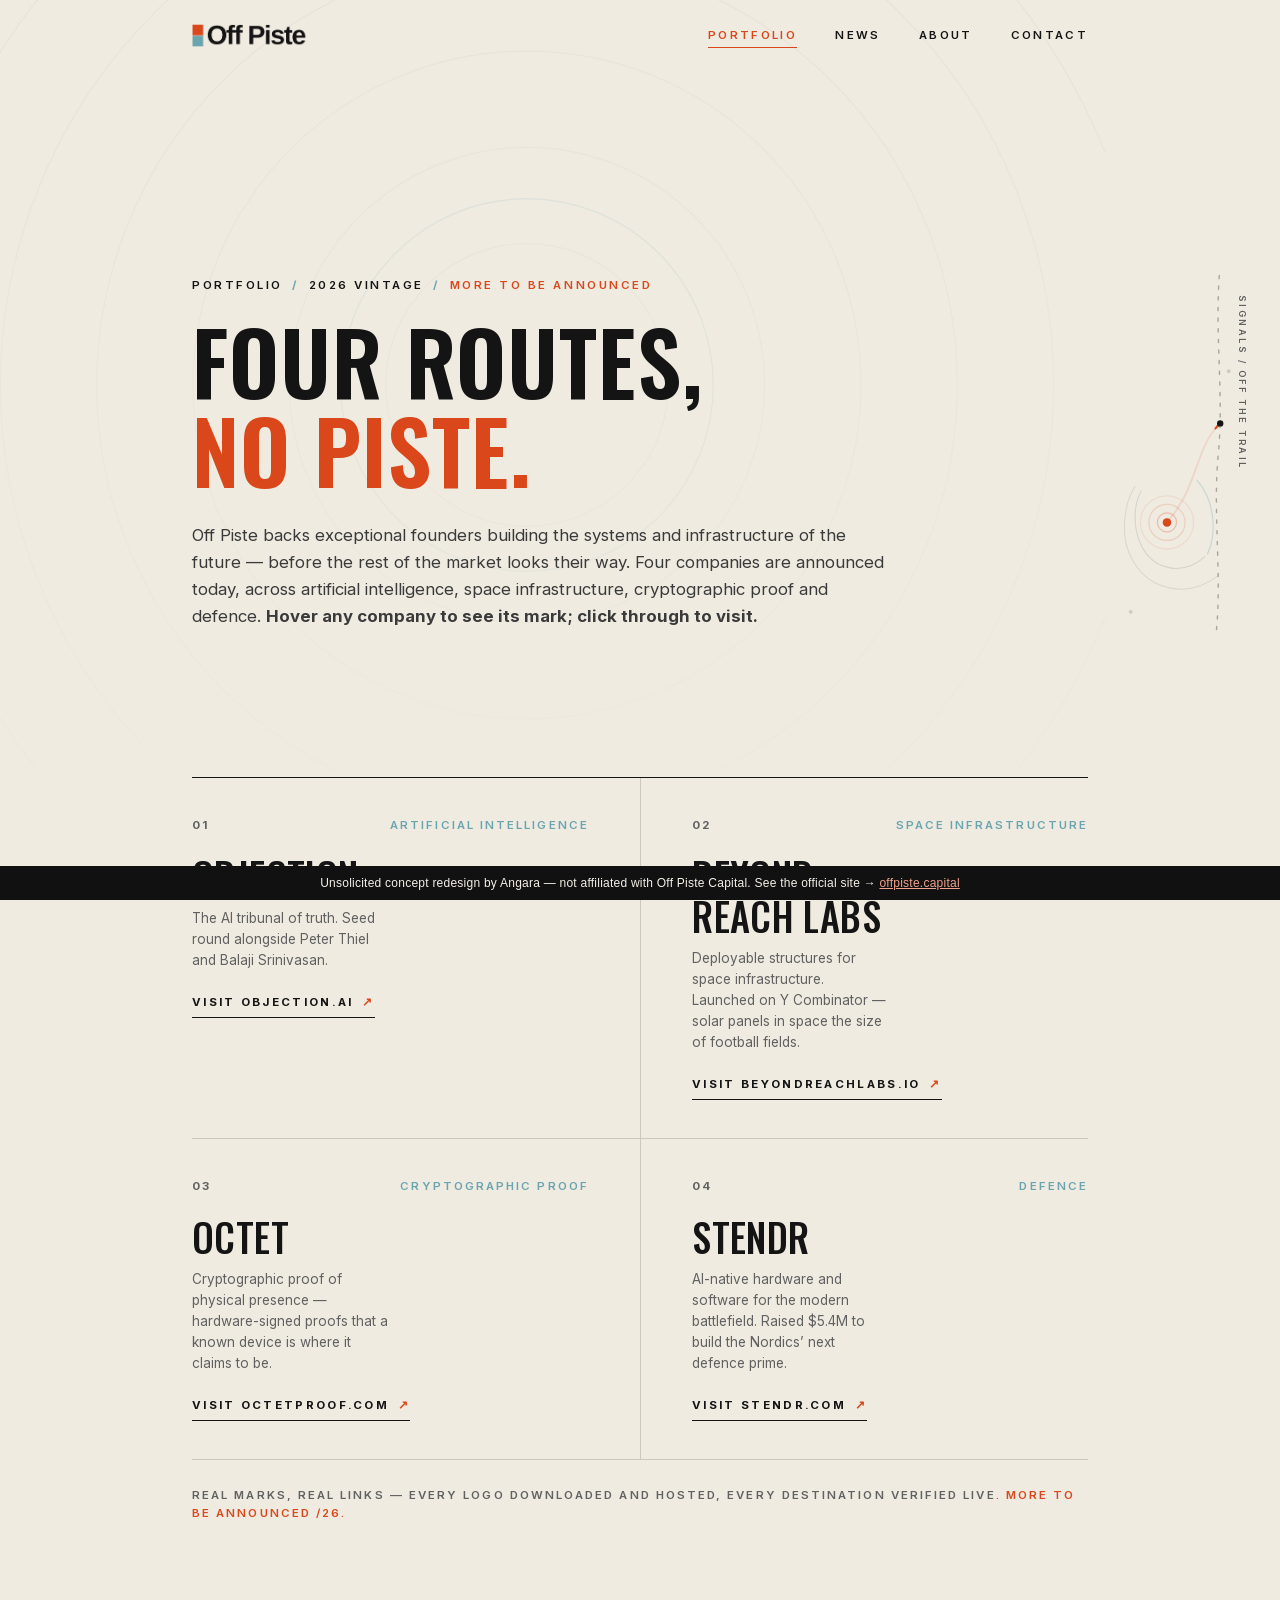
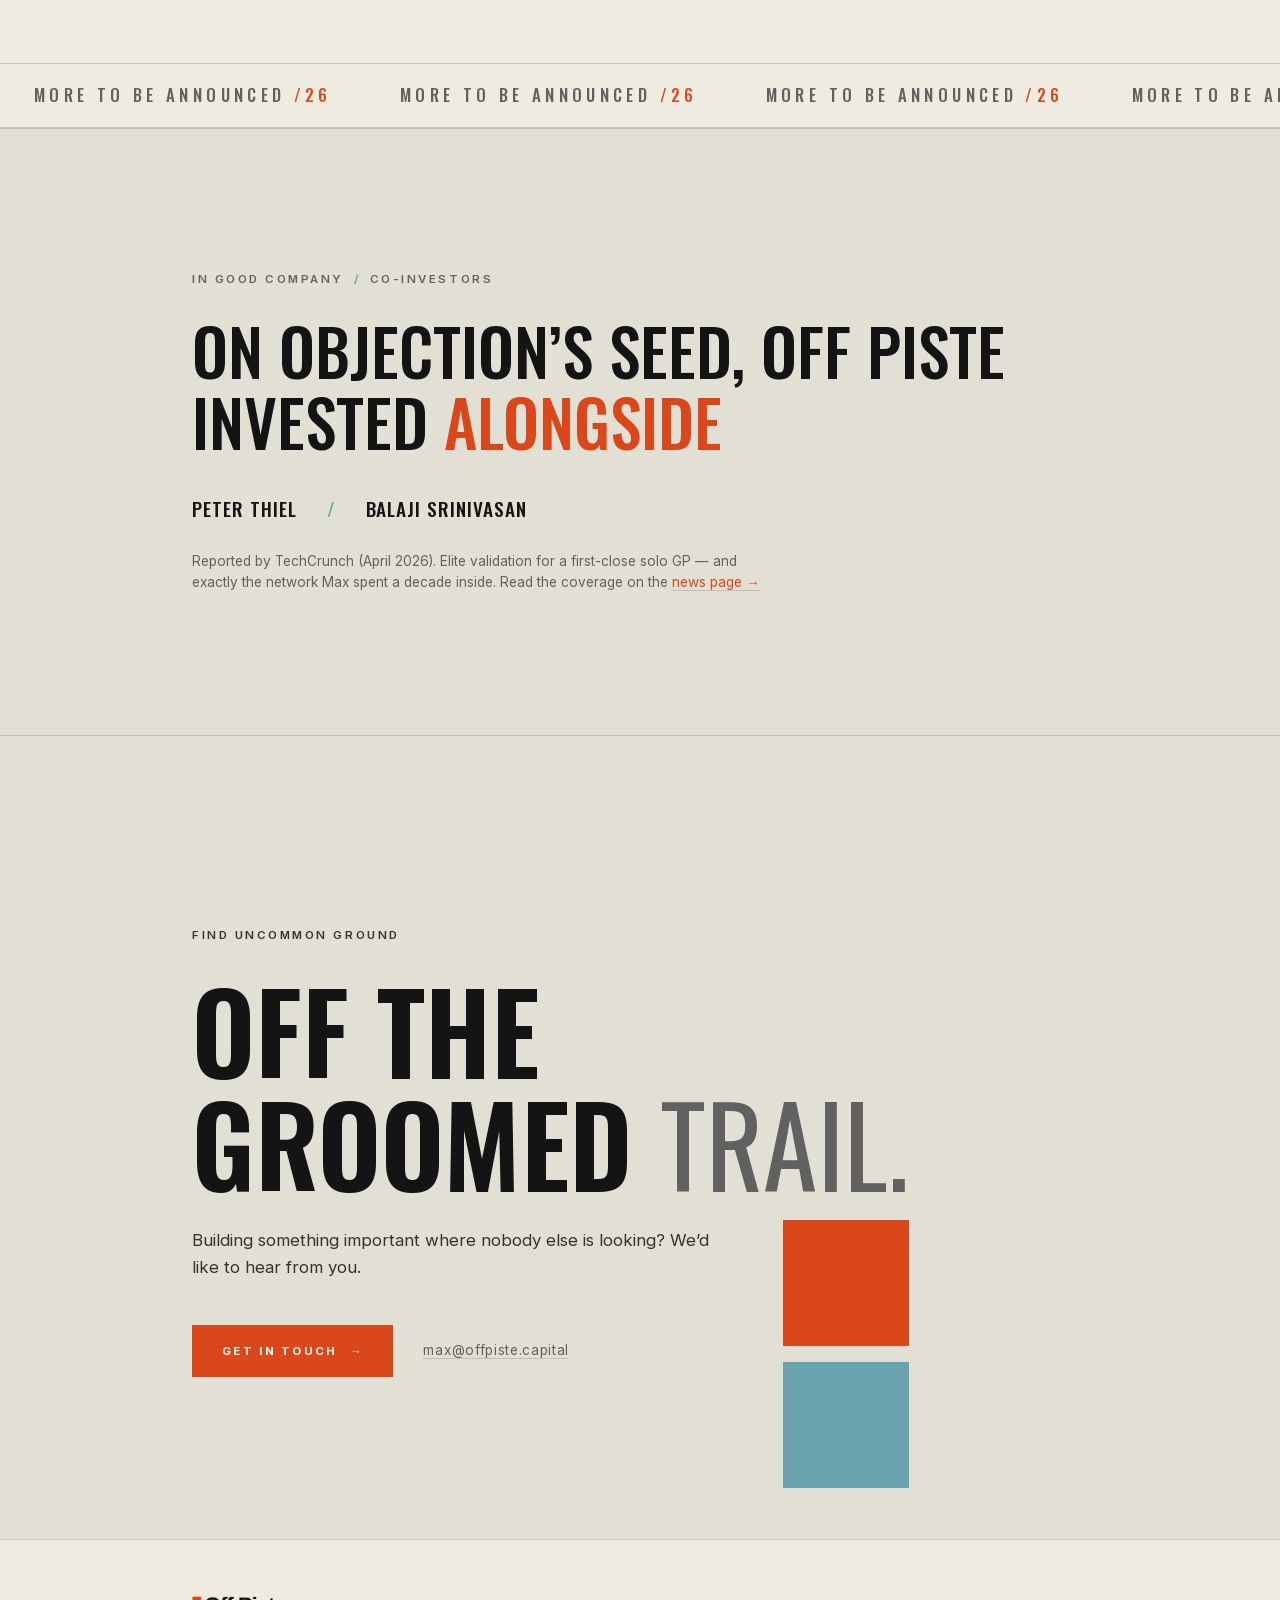
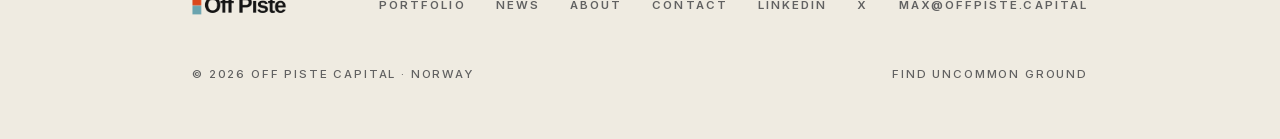
<file: portfolio.html>
<!DOCTYPE html>
<html lang="en">
<head>
<meta charset="UTF-8">
<meta name="viewport" content="width=device-width, initial-scale=1.0">
<title>Portfolio — Off Piste Capital</title>
<meta name="description" content="The companies Off Piste Capital backs: Objection, Beyond Reach Labs, Octet and Stendr — frontier founders in AI, space infrastructure, cryptographic proof and defence. More to be announced.">
<meta name="theme-color" content="#EFEBE1">
<meta property="og:title" content="Portfolio — Off Piste Capital">
<meta property="og:description" content="Four routes, no piste. Frontier founders in AI, space, cryptographic proof and defence.">
<meta property="og:type" content="website">
<link rel="icon" type="image/png" href="[data-uri]">
<link rel="stylesheet" href="assets/site.css">
<meta name="robots" content="noindex, nofollow, noarchive">
</head>
<body>

<!-- ================= NAV ================= -->
<nav id="nav">
  <a class="brand" href="index.html" aria-label="Off Piste Capital — home">
    <img class="logo" src="assets/offpiste-logo-lockup.png" width="1043" height="208" alt="Off Piste Capital">
  </a>
  <button class="navtoggle" aria-label="Menu" aria-expanded="false"><span></span><span></span></button>
  <div class="navlinks">
    <a href="portfolio.html" class="active" aria-current="page">Portfolio</a>
    <a href="news.html">News</a>
    <a href="about.html">About</a>
    <a href="contact.html">Contact</a>
  </div>
</nav>

<!-- SIGNALS FROM OFF THE TRAIL — recurring right-gutter signature -->
<div class="signal-field" aria-hidden="true">
  <svg viewBox="0 0 124 340">
    <path class="sf-piste" d="M96,-4 C90,58 100,118 94,176 C89,230 98,290 92,344"/>
    <text class="sf-label" transform="rotate(90 114 24)" x="114" y="24">SIGNALS / OFF THE TRAIL</text>
    <path class="sf-ct sf-c2" d="M94,288 C66,310 30,302 14,274 C2,254 4,224 16,204"/>
    <path class="sf-ct sf-c1" d="M82,270 C62,288 34,284 22,260 C14,244 14,222 22,208"/>
    <path class="sf-ct sf-c3" d="M74,198 C90,216 94,246 84,268"/>
    <path class="sf-track" d="M96,145 C72,168 76,204 46,238"/>
    <path class="sf-off" pathLength="100" d="M96,145 C72,168 76,204 46,238"/>
    <circle class="sf-fork" cx="96" cy="145" r="3"/>
    <circle class="sf-ring sf-r3" cx="46" cy="238" r="25"/>
    <circle class="sf-ring sf-r2" cx="46" cy="238" r="17"/>
    <circle class="sf-ring sf-r1" cx="46" cy="238" r="9"/>
    <circle class="sf-dot" cx="46" cy="238" r="4"/>
    <circle class="sf-mark" cx="104" cy="96" r="1.8"/>
    <circle class="sf-mark" cx="12" cy="322" r="1.8"/>
  </svg>
</div>

<!-- ================= HERO ================= -->
<header class="page-hero" id="top">
  <div class="topo-stage" aria-hidden="true">
    <svg viewBox="0 0 900 900" preserveAspectRatio="xMidYMid slice" style="position:absolute;right:-16%;top:50%;transform:translateY(-50%);height:150%;width:auto">
      <g fill="none" stroke="#141414" stroke-opacity=".07" stroke-width="1">
        <circle cx="450" cy="450" r="110"/><circle cx="450" cy="450" r="185"/><circle cx="450" cy="450" r="260"/>
        <circle cx="450" cy="450" r="335"/><circle cx="450" cy="450" r="410"/><circle cx="450" cy="450" r="485"/>
      </g>
      <circle cx="450" cy="450" r="145" fill="none" stroke="#6AA4AF" stroke-opacity=".34" stroke-width="1"/>
    </svg>
  </div>
  <div class="hero-fade"></div>
  <div class="page-hero-inner">
    <p class="eyebrow rv">Portfolio <span class="sl">/</span> 2026 Vintage <span class="sl">/</span> <span class="idx" style="color:var(--accent)">More to be announced</span></p>
    <h1 class="rv d1">Four routes,<br><em>no piste.</em></h1>
    <p class="lede rv d2">Off Piste backs exceptional founders building the systems and infrastructure of the future — before the rest of the market looks their way. Four companies are announced today, across artificial intelligence, space infrastructure, cryptographic proof and defence. <strong>Hover any company to see its mark; click through to visit.</strong></p>
  </div>
</header>

<main>
<!-- ================= PORTFOLIO INDEX — hover reveal = REAL LOGO ================= -->
<section id="companies" aria-label="Portfolio companies">
  <div class="pf-index">

    <article class="pf-cell rv">
      <div class="pf-head"><span class="pf-idx">01</span><span class="pf-sector">Artificial Intelligence</span></div>
      <div class="pf-main">
        <div class="pf-body">
          <h2 class="pf-name">Objection</h2>
          <p class="pf-one">The AI tribunal of truth. Seed round alongside Peter Thiel and Balaji Srinivasan.</p>
        </div>
        <a class="pf-logo" href="https://objection.ai" target="_blank" rel="noopener" aria-label="Visit Objection — objection.ai"><img src="assets/portfolio-objection.png" width="906" height="726" alt="Objection logo"></a>
      </div>
      <a class="pf-visit" href="https://objection.ai" target="_blank" rel="noopener">Visit objection.ai <span class="ar">↗</span></a>
    </article>

    <article class="pf-cell rv d1">
      <div class="pf-head"><span class="pf-idx">02</span><span class="pf-sector">Space Infrastructure</span></div>
      <div class="pf-main">
        <div class="pf-body">
          <h2 class="pf-name">Beyond Reach Labs</h2>
          <p class="pf-one">Deployable structures for space infrastructure. Launched on Y Combinator — solar panels in space the size of football fields.</p>
        </div>
        <a class="pf-logo" href="https://beyondreachlabs.io" target="_blank" rel="noopener" aria-label="Visit Beyond Reach Labs — beyondreachlabs.io"><img src="assets/portfolio-beyondreachlabs.svg" width="50" height="56" alt="Beyond Reach Labs logo"></a>
      </div>
      <a class="pf-visit" href="https://beyondreachlabs.io" target="_blank" rel="noopener">Visit beyondreachlabs.io <span class="ar">↗</span></a>
    </article>

    <article class="pf-cell rv">
      <div class="pf-head"><span class="pf-idx">03</span><span class="pf-sector">Cryptographic Proof</span></div>
      <div class="pf-main">
        <div class="pf-body">
          <h2 class="pf-name">Octet</h2>
          <p class="pf-one">Cryptographic proof of physical presence — hardware-signed proofs that a known device is where it claims to be.</p>
        </div>
        <a class="pf-logo" href="https://octetproof.com" target="_blank" rel="noopener" aria-label="Visit Octet — octetproof.com"><img src="assets/portfolio-octet.svg" width="128" height="128" alt="Octet logo"></a>
      </div>
      <a class="pf-visit" href="https://octetproof.com" target="_blank" rel="noopener">Visit octetproof.com <span class="ar">↗</span></a>
    </article>

    <article class="pf-cell rv d1">
      <div class="pf-head"><span class="pf-idx">04</span><span class="pf-sector">Defence</span></div>
      <div class="pf-main">
        <div class="pf-body">
          <h2 class="pf-name">Stendr</h2>
          <p class="pf-one">AI-native hardware and software for the modern battlefield. Raised $5.4M to build the Nordics&rsquo; next defence prime.</p>
        </div>
        <a class="pf-logo" href="https://stendr.com" target="_blank" rel="noopener" aria-label="Visit Stendr — stendr.com"><img class="wm" src="assets/portfolio-stendr.svg" width="602" height="120" alt="Stendr logo"></a>
      </div>
      <a class="pf-visit" href="https://stendr.com" target="_blank" rel="noopener">Visit stendr.com <span class="ar">↗</span></a>
    </article>

  </div>
  <p class="pf-hint">Real marks, real links — every logo downloaded and hosted, every destination verified live. <b>More to be announced /26.</b></p>
</section>

<!-- ================= MARQUEE ================= -->
<div class="more-strip" aria-hidden="true">
  <div class="more-track">
    <span>More to be announced <b>/26</b></span><span>More to be announced <b>/26</b></span><span>More to be announced <b>/26</b></span><span>More to be announced <b>/26</b></span><span>More to be announced <b>/26</b></span><span>More to be announced <b>/26</b></span><span>More to be announced <b>/26</b></span><span>More to be announced <b>/26</b></span><span>More to be announced <b>/26</b></span><span>More to be announced <b>/26</b></span><span>More to be announced <b>/26</b></span><span>More to be announced <b>/26</b></span>
  </div>
</div>

<!-- ================= CO-INVEST ================= -->
<section class="coinvest" id="coinvest">
  <p class="eyebrow rv">In good company <span class="sl">/</span> Co-investors</p>
  <h2 class="rv d1">On Objection&rsquo;s seed, Off Piste invested <em>alongside</em></h2>
  <div class="names rv d2">
    <span>Peter Thiel</span><span class="sl">/</span><span>Balaji Srinivasan</span>
  </div>
  <p class="fine rv d2">Reported by TechCrunch (April 2026). Elite validation for a first-close solo GP — and exactly the network Max spent a decade inside. Read the coverage on the <a href="news.html" style="color:var(--accent);border-bottom:1px solid var(--line)">news page &rarr;</a></p>
</section>

<!-- ================= CTA ================= -->
<section class="contact" id="contact-cta">
  <div class="contact-mark" aria-hidden="true"><span class="cm-glass cm-glass-coral"></span><span class="cm-glass cm-glass-teal"></span><svg class="cm-lines" viewBox="0 0 100 208"><rect x="2" y="2" width="96" height="96" fill="none" stroke="var(--accent)" stroke-width="2.4"/><rect x="2" y="110" width="96" height="96" fill="none" stroke="var(--teal)" stroke-width="2.4"/></svg></div>
  <p class="eyebrow rv">Find Uncommon Ground</p>
  <h2 class="rv d1">Off the<br>groomed <span class="thin">trail.</span></h2>
  <p class="rv d2">Building something important where nobody else is looking? We&rsquo;d like to hear from you.</p>
  <div class="hero-ctas rv d3">
    <a class="btn" href="contact.html">Get in touch <span class="ar">→</span></a>
    <span class="mail"><a href="mailto:max@offpiste.capital" target="_blank" rel="noopener">max@offpiste.capital</a></span>
  </div>
</section>
</main>

<!-- ================= FOOTER ================= -->
<footer>
  <a class="brand" href="index.html" aria-label="Off Piste Capital — home">
    <img class="logo" src="assets/offpiste-logo-lockup.png" width="1043" height="208" alt="Off Piste Capital">
  </a>
  <div class="fl">
    <a href="portfolio.html">Portfolio</a>
    <a href="news.html">News</a>
    <a href="about.html">About</a>
    <a href="contact.html">Contact</a>
    <a href="https://www.linkedin.com/in/max-samuel-9b0bb615/" target="_blank" rel="noopener">LinkedIn</a>
    <a href="https://x.com/jmaxsamuel" target="_blank" rel="noopener">X</a>
    <a href="mailto:max@offpiste.capital" target="_blank" rel="noopener">max@offpiste.capital</a>
  </div>
  <div class="legal">
    <span>© 2026 Off Piste Capital · Norway</span>
    <span>Find Uncommon Ground</span>
  </div>
</footer>

<div class="sb-badge">Storyboard</div>
<div class="sb-ribbon" id="ribbon"><b>Storyboard</b> · Portfolio — Off Piste Capital</div>
<script src="assets/site.js"></script>
<div style="position:fixed;left:0;right:0;bottom:0;z-index:2147483647;background:#111;color:#f5f0e8;font:500 12px/1.5 -apple-system,BlinkMacSystemFont,sans-serif;text-align:center;padding:8px 14px;letter-spacing:.02em">Unsolicited concept redesign by Angara — not affiliated with Off Piste Capital. See the official site → <a href="https://offpiste.capital" target="_blank" rel="noopener" style="color:#F0A28C;text-decoration:underline">offpiste.capital</a></div>
</body>
</html>

<style>.ribbon,.sb-badge,.sb-ribbon{display:none!important}</style>
</file>
<file: assets/site.css>
/* ============ FONTS (self-contained, their real stack: Oswald display / Inter body) ============ */
@font-face{font-family:'Inter';font-style:normal;font-weight:100 900;font-display:swap;
  src:url([data-uri]) format('woff2');}
@font-face{font-family:'Oswald';font-style:normal;font-weight:200 700;font-display:swap;
  src:url([data-uri]) format('woff2');}

/* ============ LOCKED TOKENS ============ */
:root{
  --h1: clamp(2.4rem, 5vw, 4rem);
  --h2: clamp(1.8rem, 3.2vw, 2.6rem);
  --h3: clamp(1.35rem, 2.2vw, 1.7rem);
  --h4: 1.2rem;  --h5: 1.05rem;  --h6: 0.95rem;
  --p: 1.05rem;  --small: 0.85rem;  --eyebrow: 0.72rem;
  --display: clamp(3rem, 8.6vw, 7.6rem);
  --lh-tight: 1.12;  --lh-body: 1.6;

  --bg:#EFEBE1; --ink:#141414; --accent:#DA471B; --teal:#6AA4AF;
  --surface:#E2DFD4; --muted:#616161; --line:rgba(20,20,20,.16);

  --gutter: clamp(20px, 15vw, 200px);
  --sec-pad: clamp(90px, 11vw, 160px);
  --disp: 'Oswald', 'Arial Narrow', sans-serif;
  --body: 'Inter', -apple-system, 'Helvetica Neue', sans-serif;
}
*{margin:0;padding:0;box-sizing:border-box}
html{scroll-behavior:smooth}
html.no-motion{scroll-behavior:auto}
body{background:var(--bg);color:var(--ink);font-family:var(--body);font-size:var(--p);line-height:var(--lh-body);
  -webkit-font-smoothing:antialiased;overflow-x:clip}
::selection{background:var(--accent);color:var(--bg)}
img,svg{max-width:100%}
a{color:inherit;text-decoration:none}
h1,h2,h3{line-height:var(--lh-tight)}
.wrap{padding-left:var(--gutter);padding-right:var(--gutter)}

.eyebrow{font-size:var(--eyebrow);letter-spacing:.22em;text-transform:uppercase;font-weight:600;color:var(--muted)}
.eyebrow .sl{color:var(--teal);margin:0 .35em;font-weight:700}
.eyebrow .idx{color:var(--ink)}

/* ============ NAV — logo flush-left to gutter ============ */
nav{position:fixed;top:0;left:0;right:0;z-index:60;display:flex;align-items:center;justify-content:space-between;
  padding:22px var(--gutter);will-change:padding;
  transition:background .5s ease,backdrop-filter .5s ease,-webkit-backdrop-filter .5s ease,box-shadow .5s ease,padding .55s cubic-bezier(.33,1,.68,1)}
nav.scrolled{background:rgba(239,235,225,.9);backdrop-filter:blur(12px);-webkit-backdrop-filter:blur(12px);
  box-shadow:0 1px 0 var(--line);padding-top:15px;padding-bottom:15px}
.brand{display:flex;align-items:center;gap:11px}
.brand .logo{height:23px;width:auto;display:block;transition:height .55s cubic-bezier(.33,1,.68,1)}
nav.scrolled .brand .logo{height:20px}
.navlinks{display:flex;gap:clamp(18px,3vw,44px);align-items:center}
.navlinks a{font-size:var(--eyebrow);letter-spacing:.2em;text-transform:uppercase;font-weight:600;color:var(--ink);
  padding:4px 0;position:relative}
.navlinks a::after{content:'';position:absolute;left:0;bottom:0;width:100%;height:1.5px;background:var(--accent);
  transform:scaleX(0);transform-origin:left;transition:transform .3s ease}
.navlinks a:hover::after{transform:scaleX(1)}
.navtoggle{display:none;flex-direction:column;justify-content:center;gap:5px;width:32px;height:32px;background:none;border:0;cursor:pointer;padding:0;position:relative;z-index:2}
.navtoggle span{display:block;width:22px;height:2px;background:var(--ink);transition:transform .3s ease,opacity .3s ease}

/* ============ HERO — topographic field, one orange route off the piste ============ */
.hero{position:relative;min-height:100vh;min-height:100svh;display:flex;align-items:center;overflow:hidden}
.hero .topo-stage{position:absolute;inset:0;pointer-events:none}
.hero .topo-stage svg{position:absolute;inset:-4%;width:108%;height:108%}
#topo path.ct{fill:none;stroke:var(--ink);stroke-width:1}
#topo path.ct.a{stroke-opacity:.075}
#topo path.ct.b{stroke-opacity:.13}
#route .piste{fill:none;stroke:#9C968A;stroke-width:1.6;stroke-dasharray:3 7;stroke-linecap:round}
#route .off{fill:none;stroke:var(--accent);stroke-width:2.4;stroke-linecap:round}
#route .fork{fill:var(--ink)}
#route .dest{fill:var(--accent)}
#route .ring{fill:none;stroke:var(--accent);stroke-width:1.4;opacity:.55}
#route text{font-family:var(--body);font-size:12.5px;font-weight:600;letter-spacing:.24em;fill:var(--muted)}
#route text.or{fill:var(--accent)}
html.anim #route .ring{animation:ringpulse 2.6s ease-out infinite}
@keyframes ringpulse{0%{transform:scale(.5);opacity:.7}70%{transform:scale(1.5);opacity:0}100%{transform:scale(1.5);opacity:0}}
#route .ring{transform-box:fill-box;transform-origin:center}
.hero-fade{position:absolute;inset:0;background:linear-gradient(90deg,var(--bg) 0%,rgba(239,235,225,.72) 34%,rgba(239,235,225,0) 62%);pointer-events:none}
.hero-inner{position:relative;z-index:2;width:100%;padding:120px var(--gutter) 90px}
.hero-inner .eyebrow{margin-bottom:26px;color:var(--ink)}
.hero-inner .eyebrow .yr{color:var(--muted)}
h1{font-family:var(--disp);font-weight:600;font-size:var(--display);text-transform:uppercase;letter-spacing:.012em;line-height:1.02}
h1 .row{display:block}
.hero-sub{max-width:34em;margin-top:30px;font-size:var(--h5);color:#3a3a3a;line-height:var(--lh-body)}
.hero-ctas{display:flex;gap:30px;align-items:center;margin-top:42px;flex-wrap:wrap}
.btn{display:inline-flex;align-items:center;gap:12px;background:var(--accent);color:#FCFAF4;font-size:var(--eyebrow);
  font-weight:700;letter-spacing:.2em;text-transform:uppercase;padding:17px 30px;transition:background .25s ease,transform .25s ease}
.btn:hover{background:#B93A14;transform:translateY(-2px)}
.btn .ar{transition:transform .25s ease}
.btn:hover .ar{transform:translateX(4px)}
.ghostlink{font-size:var(--eyebrow);font-weight:700;letter-spacing:.2em;text-transform:uppercase;color:var(--ink);
  display:inline-flex;gap:10px;align-items:center;border-bottom:1.5px solid var(--ink);padding-bottom:5px;transition:color .25s,border-color .25s}
.ghostlink:hover{color:var(--accent);border-color:var(--accent)}
.hero-coords{position:absolute;right:var(--gutter);bottom:30px;z-index:2;display:flex;gap:14px;align-items:center;color:var(--muted);
  font-size:var(--eyebrow);letter-spacing:.22em;text-transform:uppercase;font-weight:600}
.hero-coords .tick{width:44px;height:1px;background:var(--muted);display:inline-block}

/* ============ MANIFESTO / THE FUND ============ */
.fund{padding:var(--sec-pad) var(--gutter);border-top:1px solid var(--line)}
.fund .eyebrow{margin-bottom:34px}
.fund h2{font-family:var(--disp);font-weight:500;font-size:var(--h1);text-transform:uppercase;max-width:16em}
.fund h2 em{font-style:normal;color:var(--accent)}
.fund-cols{display:grid;grid-template-columns:1.28fr .72fr;gap:clamp(34px,5vw,84px);margin-top:40px;align-items:start}
.fund-lead{min-width:0}
.fund-copy{margin-top:clamp(26px,3vw,40px)}
.fund-cols p{color:#333;max-width:36em}
.fund-cols p + p{margin-top:1.1em}
.factlist{border-top:1px solid var(--ink);font-size:var(--small);margin-top:9px}
.factlist div{display:flex;justify-content:space-between;gap:20px;padding:13px 0;border-bottom:1px solid var(--line)}
.factlist dt{color:var(--muted);letter-spacing:.14em;text-transform:uppercase;font-size:var(--eyebrow);font-weight:600;padding-top:2px}
.factlist dd{font-family:var(--disp);font-weight:500;font-size:var(--h6);text-transform:uppercase;letter-spacing:.04em;text-align:right}
.factlist dd.or{color:var(--accent)}

/* ============ PORTFOLIO — FF-style stacked atmospheric slides ============ */
.port-head{padding:var(--sec-pad) var(--gutter) 60px;border-top:1px solid var(--line);display:flex;justify-content:space-between;align-items:flex-end;gap:30px;flex-wrap:wrap}
.port-head h2{font-family:var(--disp);font-weight:500;font-size:var(--h2);text-transform:uppercase}
.port-head .eyebrow{margin-bottom:14px}
.slide{position:relative;display:block;min-height:82vh;min-height:82svh;display:flex;align-items:center;overflow:hidden;
  border-top:1px solid var(--line);transition:background .4s ease}
.slide:nth-child(even){background:var(--surface)}
.slide-bg{position:absolute;inset:0;pointer-events:none;opacity:.8;transition:opacity .5s ease,transform .8s cubic-bezier(.2,.6,.2,1)}
.slide:hover .slide-bg{opacity:1;transform:scale(1.015)}
.slide-bg svg{position:absolute;right:-6%;top:50%;transform:translateY(-50%);height:125%;width:auto}
.slide-bg .ln{fill:none;stroke:var(--ink);stroke-opacity:.09;stroke-width:1}
.slide-bg .ln.t{stroke:var(--teal);stroke-opacity:.38}
.slide-bg .dt{fill:var(--ink);fill-opacity:.13}
.slide-inner{position:relative;z-index:2;width:100%;padding:90px var(--gutter)}
.slide-logo{margin-bottom:24px;transition:transform .35s cubic-bezier(.2,.6,.2,1)}
.slide-logo img{height:30px;width:auto;display:block}
.slide-logo.wm img{height:22px}
.slide:hover .slide-logo{transform:translateY(-3px)}
.slide-h{font-family:var(--disp);font-weight:500;font-size:var(--h1);text-transform:uppercase;letter-spacing:.015em;
  max-width:12.5em;margin-top:26px;transition:color .3s ease}
.slide-note{margin-top:22px;color:var(--muted);font-size:var(--small);max-width:34em}
.slide-note strong{color:var(--ink);font-weight:600}
.visit{display:inline-flex;align-items:center;gap:10px;margin-top:36px;font-size:var(--eyebrow);font-weight:700;
  letter-spacing:.22em;text-transform:uppercase;color:var(--ink)}
.visit .ar{transition:transform .3s ease;color:var(--accent)}
.visit::after{content:'';position:absolute;left:0;bottom:-6px}
.slide:hover .visit .ar{transform:translate(4px,-4px)}
.slide:hover .slide-h{color:var(--accent)}
.more-strip{border-top:1px solid var(--line);border-bottom:1px solid var(--line);overflow:hidden;padding:18px 0;background:var(--bg)}
.more-track{display:flex;gap:0;white-space:nowrap;width:max-content}
html.anim .more-track{animation:belt 36s linear infinite}
.more-strip:hover .more-track{animation-play-state:paused}
@keyframes belt{to{transform:translateX(-50%)}}
.more-track span{font-family:var(--disp);font-weight:500;font-size:var(--h5);letter-spacing:.26em;text-transform:uppercase;
  color:var(--muted);padding:0 34px}
.more-track span b{color:var(--accent);font-weight:500}

/* ============ GP — a decade off the groomed trail ============ */
.gp{padding:var(--sec-pad) var(--gutter)}
.gp .eyebrow{margin-bottom:34px}
.gp h2{font-family:var(--disp);font-weight:500;font-size:var(--h1);text-transform:uppercase}
.gp-lede{margin-top:34px;max-width:44em;color:#333}
.gp-lede p + p{margin-top:1.1em}
.gp-lede .net{margin-top:1.6em;font-size:var(--eyebrow);letter-spacing:.2em;text-transform:uppercase;font-weight:600;color:var(--muted);line-height:2.1}
.gp-lede .net .sl{color:var(--teal);margin:0 .5em}
/* GP portrait — real, verified photo of Max Samuel, placed to the RIGHT of his name + bio */
.gp-top{display:grid;grid-template-columns:minmax(0,1fr) clamp(208px,25%,300px);gap:clamp(30px,4vw,60px);align-items:start}
.gp-copy{min-width:0}
.gp-portrait{margin:0}
.gp-portrait img{width:100%;height:clamp(380px,30vw,480px);object-fit:cover;object-position:50% 22%;display:block;border:1px solid var(--line);background:var(--surface)}
.gp-portrait figcaption{margin-top:14px;font-size:var(--eyebrow);letter-spacing:.16em;text-transform:uppercase;font-weight:600;color:var(--muted)}
.gp-portrait figcaption .sl{color:var(--teal);margin:0 .4em}
@media (max-width:820px){.gp-top{grid-template-columns:1fr;gap:30px}.gp-portrait{max-width:300px}.gp-portrait img{height:clamp(300px,62vw,380px);object-position:50% 20%}}
.ridge{margin-top:70px}
.ridge svg{display:block;width:100%;height:auto}
.ridge .rline{fill:none;stroke:var(--ink);stroke-width:1.6;stroke-linejoin:round}
.ridge .rfill{fill:var(--ink);opacity:.04}
.ridge circle{fill:var(--bg);stroke:var(--ink);stroke-width:1.6}
.ridge circle.or{fill:var(--accent);stroke:var(--accent)}
.ridge .flag{stroke:var(--accent);stroke-width:2.2;stroke-linecap:round}
.stations{display:grid;grid-template-columns:repeat(5,1fr);gap:18px;margin-top:26px}
.stations .st{border-top:2px solid var(--ink);padding-top:14px}
.stations .st.or{border-top-color:var(--accent)}
.stations h3{font-family:var(--disp);font-weight:500;font-size:var(--h6);letter-spacing:.08em;text-transform:uppercase}
.stations p{font-size:var(--small);color:var(--muted);margin-top:6px}
.stations .st.or h3{color:var(--accent)}
.gp-links{display:flex;gap:34px;margin-top:56px;flex-wrap:wrap}

/* ===== GP ROUTE MAP v2 — tightened rhythm, verified route, off-piste branches ===== */
.gp .gp-lede{margin-top:28px}
.gp .gp-lede .net{margin-top:1.3em;line-height:1.9}
.gp .gp-links{margin-top:44px}

.opx-map{margin-top:34px}
.opx-head{display:flex;justify-content:space-between;align-items:baseline;gap:10px 24px;flex-wrap:wrap;
  border-top:1px solid var(--line);padding-top:16px}
.opx-head .eyebrow{margin:0}
.opx-leg{display:inline-flex;align-items:center;gap:9px;font-size:var(--eyebrow);letter-spacing:.18em;
  text-transform:uppercase;font-weight:600;color:var(--muted)}
.opx-leg i{width:26px;border-top:2px dashed var(--teal);display:inline-block}

.opx-map > svg{display:block;width:100%;height:auto;margin-top:10px}
.opx-rline{fill:none;stroke:var(--ink);stroke-width:1.6;stroke-linejoin:round}
.opx-rfill{fill:var(--ink);opacity:.04}
.opx-contour{stroke:var(--ink);opacity:.07;stroke-dasharray:2 8}
.opx-wp{fill:var(--bg);stroke:var(--ink);stroke-width:1.6}
.opx-wp-sum{fill:var(--accent);stroke:var(--accent)}
.opx-flagpole{stroke:var(--accent);stroke-width:2;stroke-linecap:round}
.opx-flag{fill:var(--accent)}
.opx-bline{fill:none;stroke:var(--teal);stroke-width:1.8;stroke-dasharray:5 7;stroke-linecap:round}
.opx-bdot{fill:var(--bg);stroke:var(--teal);stroke-width:1.8}
.opx-fork{fill:var(--teal)}
.opx-slabel{font-family:var(--disp);font-size:13px;letter-spacing:.14em;fill:var(--muted);text-transform:uppercase}

.opx-log{display:grid;grid-template-columns:repeat(5,1fr);gap:30px 18px;margin-top:16px}
.opx-st{border-top:2px solid var(--ink);padding-top:12px}
.opx-yr{display:block;font-size:var(--eyebrow);letter-spacing:.18em;text-transform:uppercase;font-weight:600;color:var(--muted)}
.opx-st h3{font-family:var(--disp);font-weight:500;font-size:var(--h6);letter-spacing:.08em;text-transform:uppercase;margin-top:7px}
.opx-role{font-size:var(--small);color:var(--muted);margin-top:6px;line-height:1.45}
.opx-loc{font-size:var(--eyebrow);letter-spacing:.08em;text-transform:uppercase;color:var(--muted);margin-top:8px;font-weight:500}
.opx-deals{font-size:var(--eyebrow);color:var(--muted);margin-top:8px;line-height:1.6}
.opx-sum{border-top-color:var(--accent);border-top-width:3px}
.opx-sum .opx-yr::before{content:'▲';color:var(--accent);margin-right:8px;letter-spacing:0}
.opx-branch{border-top:2px dashed var(--teal)}
.opx-b1{grid-column:4;grid-row:2}
.opx-b2{grid-column:5;grid-row:2}
.opx-map.opx-compact .opx-deals,.opx-map.opx-compact .opx-loc{display:none}

@media (max-width:1000px){
  .opx-log{grid-template-columns:repeat(2,1fr);gap:26px}
  .opx-b1,.opx-b2{grid-column:auto;grid-row:auto}
}
@media (max-width:720px){
  .opx-map{margin-top:28px}
  .opx-head{padding-top:14px}
  .opx-log{grid-template-columns:1fr}
  .opx-slabel{display:none}
}

/* ============ NEWS ============ */
.news{padding:var(--sec-pad) var(--gutter);border-top:1px solid var(--line)}
.news .eyebrow{margin-bottom:34px}
.news h2{font-family:var(--disp);font-weight:500;font-size:var(--h1);text-transform:uppercase;margin-bottom:54px}
.news-row{display:grid;grid-template-columns:120px 150px 1fr 30px;gap:clamp(14px,2.5vw,40px);align-items:baseline;
  padding:26px 0;border-top:1px solid var(--line);transition:padding-left .3s ease}
.news-row:last-of-type{border-bottom:1px solid var(--line)}
.news-row .dt{font-size:var(--eyebrow);letter-spacing:.16em;color:var(--muted);font-weight:600;text-transform:uppercase}
.news-row .src{font-size:var(--eyebrow);letter-spacing:.16em;color:var(--teal);font-weight:700;text-transform:uppercase}
.news-row .ttl{font-family:var(--disp);font-weight:500;font-size:var(--h4);text-transform:uppercase;letter-spacing:.03em;line-height:1.3;transition:color .25s}
.news-row .ar{color:var(--accent);opacity:0;transition:opacity .25s,transform .25s;font-size:var(--h5)}
.news-row:hover{padding-left:10px}
.news-row:hover .ttl{color:var(--accent)}
.news-row:hover .ar{opacity:1;transform:translate(3px,-3px)}

/* ============ CONTACT / CLOSE ============ */
.contact{position:relative;padding:calc(var(--sec-pad) * 1.15) var(--gutter);border-top:1px solid var(--line);overflow:hidden;background:var(--surface)}
.contact .eyebrow{margin-bottom:30px}
.contact h2{font-family:var(--disp);font-weight:600;font-size:var(--display);text-transform:uppercase;line-height:1.02}
.contact h2 .thin{color:var(--muted);font-weight:300}
.contact p{margin-top:28px;max-width:32em;color:#333}
.contact .hero-ctas{margin-top:44px}
.contact .mail{color:var(--muted);font-size:var(--small);letter-spacing:.05em}
.contact .mail a{border-bottom:1px solid var(--line)}
.contact .mail a:hover{color:var(--accent);border-color:var(--accent)}
.contact-mark{position:absolute;right:var(--gutter);top:50%;transform:translateY(-50%);height:52%;width:auto;opacity:.55;pointer-events:none}
/* mark sits in the balanced middle-right zone (~2/3 across), in the clear band below the headline
   so it reads connected to the copy (beside the CTA) without overlapping the wide "TRAIL." line */
.contact .contact-mark{left:61%;right:auto;top:60%;bottom:auto;transform:none;height:34%}

/* ============ FOOTER ============ */
footer{padding:56px var(--gutter);display:flex;justify-content:space-between;align-items:center;gap:24px;flex-wrap:wrap;border-top:1px solid var(--line)}
footer .brand .logo{height:19px}
footer .fl{display:flex;gap:30px;flex-wrap:wrap}
footer .fl a{font-size:var(--eyebrow);letter-spacing:.18em;text-transform:uppercase;font-weight:600;color:var(--muted);transition:color .25s}
footer .fl a:hover{color:var(--accent)}
footer .legal{width:100%;margin-top:26px;display:flex;justify-content:space-between;gap:16px;flex-wrap:wrap;
  color:var(--muted);font-size:var(--eyebrow);letter-spacing:.16em;text-transform:uppercase;font-weight:500}

/* ============ REVEALS — hidden ONLY under html.anim (added on first real input) ============ */
html.anim .rv{opacity:0;transform:translateY(26px);transition:opacity .8s ease,transform .8s cubic-bezier(.2,.6,.2,1)}
html.anim .rv.in{opacity:1;transform:none}
html.anim .rv.d1{transition-delay:.08s} html.anim .rv.d2{transition-delay:.16s} html.anim .rv.d3{transition-delay:.24s}

/* ============ STORYBOARD RIBBON — bottom-left, auto-hides in prod ============ */
.sb-ribbon{position:fixed;left:14px;bottom:14px;z-index:99;background:var(--ink);color:var(--bg);
  font-size:.62rem;font-weight:700;letter-spacing:.18em;text-transform:uppercase;padding:8px 13px;border-radius:3px;opacity:.88}
.sb-ribbon b{color:#F0A28C;font-weight:700}
.sb-ribbon.hide{display:none}

/* ============ RESPONSIVE ============ */
@media (max-width:1000px){
  .fund-cols{grid-template-columns:1fr}
  .stations{grid-template-columns:repeat(2,1fr);gap:26px}
  .news-row{display:flex;flex-wrap:wrap;align-items:baseline;gap:8px 14px}
  .news-row .dt{order:1}
  .news-row .src{order:2}
  .news-row .ar{order:3;margin-left:auto;opacity:1}
  .news-row .ttl{order:4;flex-basis:100%;font-size:var(--h5)}
}
@media (max-width:720px){
  .brand{position:relative;z-index:2}
  .brand .logo{height:20px}
  .navtoggle{display:flex}
  .navlinks{position:fixed;top:0;left:0;right:0;z-index:1;flex-direction:column;align-items:stretch;gap:0;
    background:rgba(239,235,225,.98);backdrop-filter:blur(14px);-webkit-backdrop-filter:blur(14px);
    padding:74px var(--gutter) 26px;box-shadow:0 16px 34px rgba(20,20,20,.10);
    transform:translateY(-102%);transition:transform .42s cubic-bezier(.2,.7,.2,1)}
  nav.open .navlinks{transform:translateY(0)}
  .navlinks a{font-size:1.05rem;letter-spacing:.14em;padding:17px 2px;border-bottom:1px solid var(--line)}
  .navlinks a:first-child{border-top:1px solid var(--line)}
  .navlinks a::after{display:none}
  nav.open .navtoggle span:nth-child(1){transform:translateY(3.5px) rotate(45deg)}
  nav.open .navtoggle span:nth-child(2){transform:translateY(-3.5px) rotate(-45deg)}
  .sb-badge{display:none!important}
  .hero-fade{background:linear-gradient(180deg,rgba(239,235,225,.45),rgba(239,235,225,.45))}
  .hero .topo-stage svg{inset:-8%;width:116%;height:116%}
  #route text{display:none}
  .hero-coords{display:none}
  .stations{grid-template-columns:1fr}
  .news-row .ttl{font-size:var(--h6)}
  .news-row .ar{display:none}
  .contact-mark{display:none}
  .slide{min-height:64vh}
  .slide-inner{padding:66px var(--gutter)}
  .slide-logo{margin-bottom:20px}
  .slide-logo img{height:26px}
}
@media (prefers-reduced-motion:reduce){
  html.anim .rv{opacity:1;transform:none;transition:none}
  html.anim .more-track{animation:none}
  html.anim #route .ring{animation:none}
}
html.no-motion .rv{opacity:1 !important;transform:none !important;transition:none !important}
html.no-motion .more-track,html.no-motion #route .ring{animation:none !important}


/* ============================================================
   SIBLING-PAGE ADDITIONS — same tokens, same rhythm as the home
   ============================================================ */

/* ---- storyboard badge (top-right) — CSS so every page carries it identically ---- */
.sb-badge{position:fixed;top:16px;right:16px;z-index:999;font:600 0.68rem/1 -apple-system,'Inter',sans-serif;
  letter-spacing:.14em;text-transform:uppercase;padding:5px 11px;border:1px solid currentColor;border-radius:4px;
  opacity:.55;pointer-events:none;color:var(--ink)}
@media (max-width:720px){.sb-badge{display:none!important}}

/* ---- nav active state ---- */
.navlinks a.active{color:var(--accent)}
.navlinks a.active::after{transform:scaleX(1)}

/* ---- generic page hero (shorter than the home hero) ---- */
.page-hero{position:relative;padding:calc(var(--gutter) + 84px) var(--gutter) var(--sec-pad);overflow:hidden}
.page-hero .topo-stage{position:absolute;inset:0;pointer-events:none}
.page-hero .topo-stage svg{position:absolute;inset:-4%;width:108%;height:108%}
.page-hero .hero-fade{position:absolute;inset:0;background:linear-gradient(180deg,rgba(239,235,225,.55),rgba(239,235,225,.86));pointer-events:none}
.page-hero-inner{position:relative;z-index:2}
.page-hero .eyebrow{margin-bottom:22px;color:var(--ink)}
.page-hero h1{font-family:var(--disp);font-weight:600;font-size:clamp(2.6rem,7vw,5.4rem);text-transform:uppercase;
  letter-spacing:.012em;line-height:1.03;max-width:15ch}
.page-hero h1 em{font-style:normal;color:var(--accent)}
.page-hero .lede{margin-top:28px;max-width:42em;font-size:var(--h5);color:#3a3a3a;line-height:var(--lh-body)}
.page-hero .lede a{color:var(--accent);border-bottom:1px solid var(--line);transition:border-color .25s}
.page-hero .lede a:hover{border-color:var(--accent)}

/* ---- breadcrumb / back-home strip ---- */
.crumb{display:inline-flex;align-items:center;gap:9px;font-size:var(--eyebrow);letter-spacing:.2em;text-transform:uppercase;
  font-weight:600;color:var(--muted);transition:color .25s}
.crumb:hover{color:var(--accent)}
.crumb .ar{color:var(--accent)}

/* ============ PORTFOLIO INDEX — name/copy stays LEFT (always), REAL LOGO fades in on the RIGHT on hover.
   All four tiles share ONE spacing system: identical padding, gaps, top-aligned content and a FIXED logo
   column, so 01/03 match 02/04. Clip-safe: the logo lives in its own capped grid column, right-aligned
   with object-fit:contain, so it can never overflow the tile. ============ */
#companies{padding:6px var(--gutter) var(--sec-pad)}
.pf-index{display:grid;grid-template-columns:repeat(2,1fr);border-top:1px solid var(--ink)}
.pf-cell{position:relative;display:flex;flex-direction:column;gap:22px;min-width:0;
  padding:38px 0;border-bottom:1px solid var(--line);transition:background .35s ease}
.pf-index .pf-cell:nth-child(odd){padding-right:clamp(34px,4vw,64px)}
.pf-index .pf-cell:nth-child(even){padding-left:clamp(34px,4vw,64px);border-left:1px solid var(--line)}
.pf-cell:hover{background:var(--surface)}
.pf-head{display:flex;align-items:center;justify-content:space-between;gap:16px}
.pf-idx{font-size:var(--eyebrow);letter-spacing:.2em;font-weight:700;color:var(--muted)}
.pf-sector{font-size:var(--eyebrow);letter-spacing:.18em;text-transform:uppercase;font-weight:600;color:var(--teal)}
.pf-main{display:grid;grid-template-columns:minmax(0,1fr) clamp(116px,14vw,168px);align-items:start;
  gap:clamp(16px,2.4vw,34px);min-height:98px}
.pf-body{min-width:0}
.pf-name{font-family:var(--disp);font-weight:500;font-size:clamp(1.7rem,3vw,2.5rem);text-transform:uppercase;letter-spacing:.01em;line-height:1.04}
.pf-one{margin-top:12px;font-size:var(--small);color:var(--muted);max-width:26em;line-height:1.55}
.pf-logo{align-self:center;justify-self:end;display:inline-flex;align-items:center;justify-content:flex-end;
  opacity:0;transform:translateX(10px);pointer-events:none;transition:opacity .4s ease,transform .4s ease}
.pf-logo img{max-height:52px;max-width:100%;width:auto;object-fit:contain;object-position:right center;display:block}
.pf-logo img.wm{max-height:30px}
.pf-cell:hover .pf-logo,.pf-cell:focus-within .pf-logo{opacity:1;transform:none;pointer-events:auto}
.pf-logo:focus-visible{outline:2px solid var(--accent);outline-offset:6px}
.pf-visit{align-self:flex-start;font-size:var(--eyebrow);letter-spacing:.2em;text-transform:uppercase;font-weight:700;color:var(--ink);
  display:inline-flex;align-items:center;gap:9px;border-bottom:1.5px solid var(--ink);padding-bottom:5px;transition:color .25s,border-color .25s}
.pf-visit .ar{color:var(--accent);transition:transform .3s ease}
.pf-cell:hover .pf-visit,.pf-visit:hover{color:var(--accent);border-color:var(--accent)}
.pf-cell:hover .pf-visit .ar,.pf-visit:hover .ar{transform:translate(3px,-3px)}
.pf-visit:focus-visible{outline:2px solid var(--accent);outline-offset:4px}
.pf-hint{margin-top:26px;font-size:var(--eyebrow);letter-spacing:.18em;text-transform:uppercase;color:var(--muted);font-weight:600}
.pf-hint b{color:var(--accent);font-weight:600}
/* reduced-motion: reveal the logo on hover with NO animation (instant) */
@media (prefers-reduced-motion:reduce){
  .pf-logo{transform:none;transition:none}
  .pf-cell:hover .pf-logo,.pf-cell:focus-within .pf-logo{transform:none}
}
/* touch / no-hover: show the real logo statically on the right (no hover to rely on, no downgrade) */
@media (hover:none){ .pf-logo{opacity:1;transform:none;pointer-events:auto} }
/* narrow: stack the logo under the copy, left-aligned, shown statically */
@media (max-width:720px){
  .pf-main{grid-template-columns:1fr;gap:18px}
  .pf-logo{justify-self:start;justify-content:flex-start;opacity:1;transform:none;pointer-events:auto}
  .pf-logo img{object-position:left center}
}

/* ---- co-invest callout ---- */
.coinvest{padding:var(--sec-pad) var(--gutter);border-top:1px solid var(--line);background:var(--surface)}
.coinvest .eyebrow{margin-bottom:26px}
.coinvest h2{font-family:var(--disp);font-weight:500;font-size:var(--h1);text-transform:uppercase;max-width:16em}
.coinvest h2 em{font-style:normal;color:var(--accent)}
.coinvest .names{display:flex;flex-wrap:wrap;gap:14px 30px;margin-top:36px;
  font-family:var(--disp);font-weight:500;font-size:var(--h4);text-transform:uppercase;letter-spacing:.05em}
.coinvest .names span{color:var(--ink)}
.coinvest .names span.sl{color:var(--teal)}
.coinvest .fine{margin-top:26px;font-size:var(--small);color:var(--muted);max-width:42em}

/* ============ ABOUT / THESIS ============ */
.thesis{padding:var(--sec-pad) var(--gutter);border-top:1px solid var(--line)}
.thesis .eyebrow{margin-bottom:34px}
.thesis h2{font-family:var(--disp);font-weight:500;font-size:var(--h1);text-transform:uppercase;max-width:15em}
.thesis h2 em{font-style:normal;color:var(--accent)}
.pillars{display:grid;grid-template-columns:repeat(2,1fr);gap:1px;margin-top:52px;background:var(--line);border:1px solid var(--line)}
.pillar{background:var(--bg);padding:clamp(28px,3.4vw,44px)}
.pillar .pnum{font-family:var(--disp);font-weight:500;font-size:var(--h3);color:var(--accent);letter-spacing:.04em}
.pillar h3{font-family:var(--disp);font-weight:500;font-size:var(--h4);text-transform:uppercase;letter-spacing:.04em;margin-top:14px}
.pillar p{margin-top:12px;font-size:var(--small);color:#3a3a3a;line-height:1.62;max-width:34em}
.pillar p .t{color:var(--teal);font-weight:600}

/* ============ CONTACT PAGE ============ */
.contactpage{position:relative;padding:calc(var(--gutter) + 84px) var(--gutter) var(--sec-pad);overflow:hidden}
.contactpage .contact-mark{position:absolute;right:var(--gutter);top:calc(var(--gutter) + 100px);transform:none;
  height:min(42vh,342px);width:auto;opacity:.5;pointer-events:none}
.contactpage .eyebrow{margin-bottom:24px;color:var(--ink)}
.contactpage h1{font-family:var(--disp);font-weight:600;font-size:var(--display);text-transform:uppercase;line-height:1.02}
.contactpage h1 .thin{color:var(--muted);font-weight:300}
.contactpage .lede{margin-top:28px;max-width:34em;font-size:var(--h5);color:#3a3a3a}
.contact-grid{display:grid;grid-template-columns:1.1fr .9fr;gap:clamp(34px,6vw,96px);margin-top:64px;position:relative;z-index:2}
.contact-card{border:1px solid var(--ink);padding:clamp(28px,3.4vw,44px);background:var(--bg)}
.contact-card .ck{font-size:var(--eyebrow);letter-spacing:.2em;text-transform:uppercase;font-weight:600;color:var(--muted)}
.contact-card .cmail{display:inline-flex;align-items:center;gap:12px;margin-top:12px;
  font-family:var(--disp);font-weight:500;font-size:clamp(1.3rem,2.6vw,2rem);text-transform:none;letter-spacing:0;
  color:var(--ink);transition:color .25s}
.contact-card .cmail:hover{color:var(--accent)}
.contact-card .cmail .ar{color:var(--accent);transition:transform .25s}
.contact-card .cmail:hover .ar{transform:translate(3px,-3px)}
.contact-card .csub{margin-top:22px;font-size:var(--small);color:#3a3a3a;max-width:34em;line-height:1.62}
.contact-card .subjects{margin-top:26px;display:flex;flex-direction:column;border-top:1px solid var(--line)}
.contact-card .subjects a{display:flex;align-items:center;justify-content:space-between;gap:14px;padding:14px 0;
  border-bottom:1px solid var(--line);font-size:var(--small);color:var(--ink);transition:padding-left .25s,color .25s}
.contact-card .subjects a:hover{padding-left:8px;color:var(--accent)}
.contact-card .subjects a .ar{color:var(--accent);opacity:0;transition:opacity .25s}
.contact-card .subjects a:hover .ar{opacity:1}
.contact-side{align-self:start}
.contact-side .cblock{border-top:1px solid var(--ink);padding:18px 0}
.contact-side .cblock:first-child{border-top:1px solid var(--ink)}
.contact-side .cblock dt{font-size:var(--eyebrow);letter-spacing:.18em;text-transform:uppercase;font-weight:600;color:var(--muted)}
.contact-side .cblock dd{margin-top:8px;font-size:var(--p);color:var(--ink)}
.contact-side .cblock dd a{color:var(--ink);display:inline-flex;align-items:center;gap:8px;border-bottom:1px solid var(--line);transition:color .25s,border-color .25s}
.contact-side .cblock dd a:hover{color:var(--accent);border-color:var(--accent)}
.contact-side .cblock dd a .ar{color:var(--accent)}

@media (max-width:1000px){
  .pf-index{grid-template-columns:1fr}
  .pf-index .pf-cell:nth-child(odd),.pf-index .pf-cell:nth-child(even){padding-left:0;padding-right:0;border-left:0}
  .pillars{grid-template-columns:1fr}
  .contact-grid{grid-template-columns:1fr;gap:44px}
}
@media (max-width:720px){
  .page-hero{padding-top:calc(var(--gutter) + 64px)}
  .contactpage .contact-mark{display:none}
  .pf-cell{gap:18px;padding:30px 0}
  .pf-logo img{max-height:48px}
}

/* ===== contact-mark = the company's LOGO MARK: two SOLID filled squares (coral over teal),
   whole and solid, exactly like the nav logo. No glass, no translucency, no scroll-fill effect —
   the client's mark is identity, rendered complete. ===== */
.contact-mark{aspect-ratio:100/208;pointer-events:none}
.contact-mark,
.contactpage .contact-mark{opacity:1}
.contact-mark .cm-lines{display:none}                              /* drop the outline — the mark is solid squares */
.contact-mark .cm-glass{position:absolute;left:2%;width:96%;height:46.15%;pointer-events:none}
.contact-mark .cm-glass-coral{top:0.96%;background:var(--accent)}  /* top square, solid coral */
.contact-mark .cm-glass-teal{top:52.88%;background:var(--teal)}    /* bottom square, solid teal */

/* ============ SIGNALS FROM OFF THE TRAIL — recurring right-gutter signature ============ */
.signal-field{position:fixed;top:50%;right:max(calc((var(--gutter) - 132px)/2),8px);
  transform:translateY(-50%);width:min(132px,calc(var(--gutter) - 16px));
  z-index:3;pointer-events:none}
.signal-field svg{display:block;width:100%;height:auto;animation:sf-float 18s ease-in-out infinite alternate}
.signal-field .sf-piste{fill:none;stroke:var(--muted);stroke-opacity:.5;stroke-width:1.3;stroke-dasharray:3 7;stroke-linecap:round}
.signal-field .sf-fork{fill:var(--ink)}
/* scroll-progress: a faint ghost track from the fork to the dot, and the accent line that
   grows over it as the visitor scrolls (dashoffset driven synchronously by scroll fraction).
   Default = fully drawn (offset 0) so no-JS / reduced-motion render the complete state. */
.signal-field .sf-track{fill:none;stroke:var(--accent);stroke-opacity:.12;stroke-width:1.7;stroke-linecap:round}
.signal-field .sf-off{fill:none;stroke:var(--accent);stroke-width:2;stroke-linecap:round;stroke-dasharray:100;stroke-dashoffset:0}
.signal-field .sf-dot{fill:var(--accent);transform-box:fill-box;transform-origin:center;animation:sf-beat 6s ease-in-out infinite alternate}
.signal-field .sf-dot.sf-arrived{animation:sf-arrive .4s cubic-bezier(.22,1,.36,1)}
.signal-field .sf-ring{fill:none;stroke:var(--accent);stroke-width:1.2;
  transform-box:fill-box;transform-origin:center;animation:sf-ring 7s ease-out infinite}
.signal-field .sf-r1{opacity:.28}
.signal-field .sf-r2{opacity:.16;animation-delay:-2.3s}
.signal-field .sf-r3{opacity:.09;animation-delay:-4.6s}
.signal-field .sf-ct{fill:none;stroke:var(--ink);stroke-width:1}
.signal-field .sf-ct.sf-c1{stroke-opacity:.11}
.signal-field .sf-ct.sf-c2{stroke-opacity:.085}
.signal-field .sf-ct.sf-c3{stroke:var(--teal);stroke-opacity:.3}
.signal-field .sf-mark{fill:var(--ink);fill-opacity:.15}
.signal-field .sf-label{font-family:var(--body);font-size:8.5px;font-weight:600;letter-spacing:.28em;fill:var(--muted)}
@keyframes sf-ring{0%{transform:scale(.4);opacity:.3}70%{opacity:.04}100%{transform:scale(1.6);opacity:0}}
@keyframes sf-beat{from{opacity:1}to{opacity:.6}}
@keyframes sf-arrive{0%{transform:scale(1)}50%{transform:scale(1.15)}100%{transform:scale(1)}}
@keyframes sf-float{from{transform:translateY(-5px)}to{transform:translateY(5px)}}
@media (max-width:719.98px){.signal-field{display:none}}
@media (max-height:600px){.signal-field{width:min(104px,calc(var(--gutter) - 16px))}}
@media (prefers-reduced-motion:reduce){.signal-field svg,.signal-field svg *{animation:none !important}}
html.no-motion .signal-field svg,html.no-motion .signal-field svg *{animation:none !important}

/* ============ PAGE-HERO BREATHE — very gentle perpetual drift ============ */
@keyframes op-hero-breathe{from{scale:1}to{scale:1.022}}
.page-hero .topo-stage svg{animation:op-hero-breathe 26s ease-in-out infinite alternate}
@media (prefers-reduced-motion:reduce){.page-hero .topo-stage svg{animation:none !important}}
html.no-motion .page-hero .topo-stage svg{animation:none !important}
</file>
